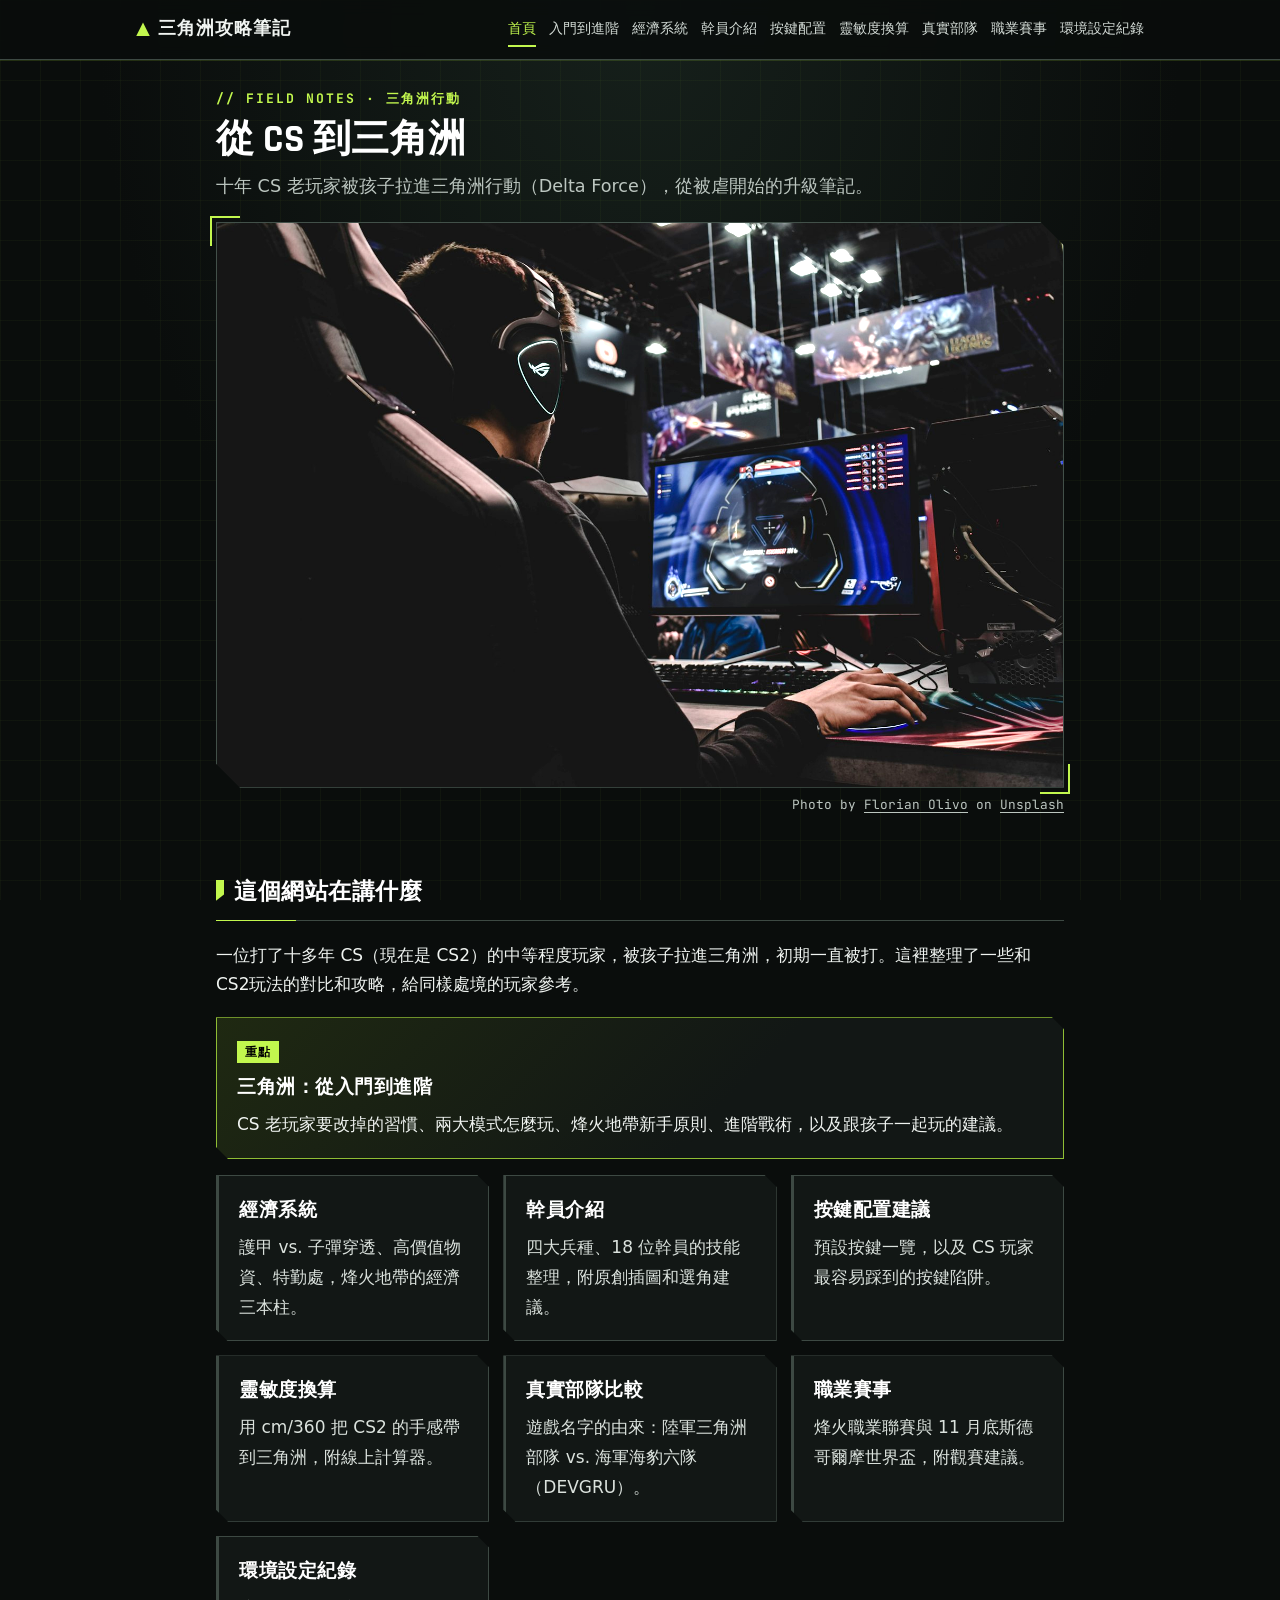
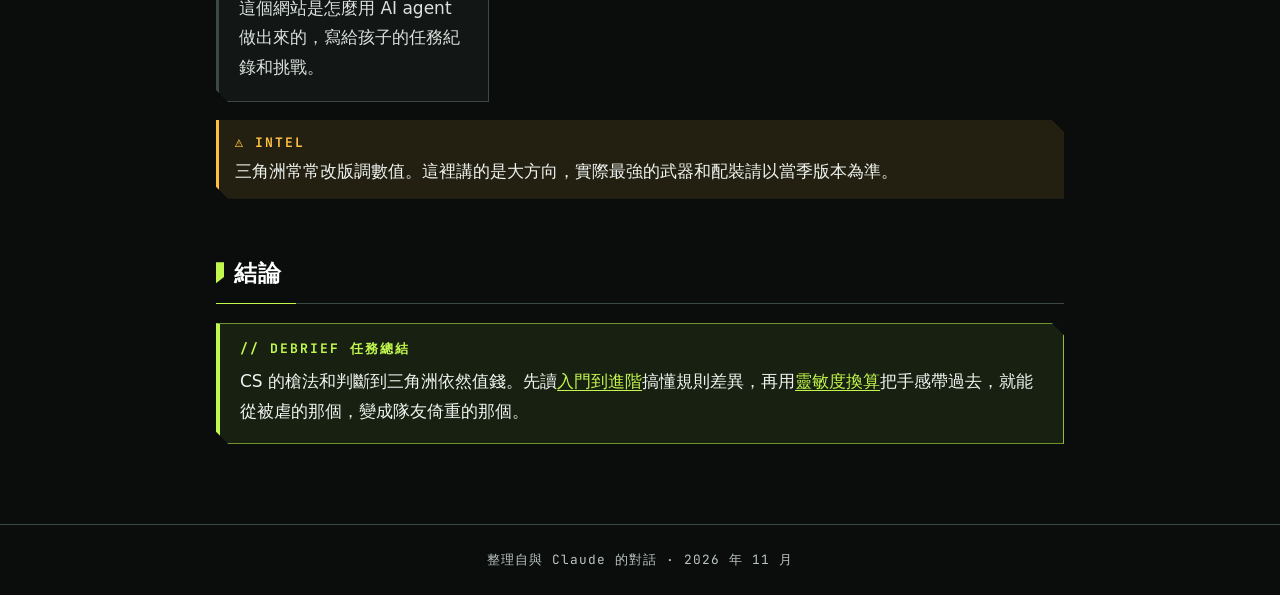
<file: index.html>
<!doctype html>
<html lang="zh-Hant">
<head>
  <meta charset="utf-8">
  <meta name="viewport" content="width=device-width, initial-scale=1">
  <title>三角洲攻略筆記</title>
  <meta name="description" content="CS 老玩家轉戰三角洲行動（Delta Force）的入門到進階筆記、靈敏度換算，以及開發環境設定紀錄。">
  <link rel="stylesheet" href="style.css?v=4">
  <link rel="icon" href="favicon.svg" type="image/svg+xml">
  <link rel="icon" href="favicon-32.png" type="image/png" sizes="32x32">
  <link rel="apple-touch-icon" href="apple-touch-icon.png">
</head>
<body>
  <header>
    <nav class="nav">
      <a class="brand" href="index.html">三角洲攻略筆記</a>
      <a class="active" href="index.html">首頁</a>
      <a href="guide.html">入門到進階</a>
      <a href="economy.html">經濟系統</a>
      <a href="operators.html">幹員介紹</a>
      <a href="keybinds.html">按鍵配置</a>
      <a href="sensitivity.html">靈敏度換算</a>
      <a href="units.html">真實部隊</a>
      <a href="esports.html">職業賽事</a>
      <a href="setup.html">環境設定紀錄</a>
    </nav>
  </header>

  <main>
    <section class="hero">
      <h1>從 CS 到三角洲</h1>
      <p class="lead">十年 CS 老玩家被孩子拉進三角洲行動（Delta Force），從被虐開始的升級筆記。</p>
      <figure>
        <img src="images/hero-home.jpg" width="1600" height="1067" alt="戴著耳機坐在電競椅上打 FPS 遊戲的玩家">
        <figcaption>Photo by <a href="https://unsplash.com/@florianolv" target="_blank" rel="noopener">Florian Olivo</a> on <a href="https://unsplash.com/photos/Mf23RF8xArY" target="_blank" rel="noopener">Unsplash</a></figcaption>
      </figure>
    </section>

    <h2>這個網站在講什麼</h2>
    <p>一位打了十多年 CS（現在是 CS2）的中等程度玩家，被孩子拉進三角洲，初期一直被打。這裡整理了一些和CS2玩法的對比和攻略，給同樣處境的玩家參考。</p>

    <a class="card featured" href="guide.html" style="display:block;text-decoration:none;color:inherit">
      <span class="tag">重點</span>
      <h3 style="margin:0 0 6px">三角洲：從入門到進階</h3>
      <p style="margin:0">CS 老玩家要改掉的習慣、兩大模式怎麼玩、烽火地帶新手原則、進階戰術，以及跟孩子一起玩的建議。</p>
    </a>

    <div class="cards">
      <a class="card" href="economy.html">
        <h3>經濟系統</h3>
        <p>護甲 vs. 子彈穿透、高價值物資、特勤處，烽火地帶的經濟三本柱。</p>
      </a>
      <a class="card" href="operators.html">
        <h3>幹員介紹</h3>
        <p>四大兵種、18 位幹員的技能整理，附原創插圖和選角建議。</p>
      </a>
      <a class="card" href="keybinds.html">
        <h3>按鍵配置建議</h3>
        <p>預設按鍵一覽，以及 CS 玩家最容易踩到的按鍵陷阱。</p>
      </a>
      <a class="card" href="sensitivity.html">
        <h3>靈敏度換算</h3>
        <p>用 cm/360 把 CS2 的手感帶到三角洲，附線上計算器。</p>
      </a>
      <a class="card" href="units.html">
        <h3>真實部隊比較</h3>
        <p>遊戲名字的由來：陸軍三角洲部隊 vs. 海軍海豹六隊（DEVGRU）。</p>
      </a>
      <a class="card" href="esports.html">
        <h3>職業賽事</h3>
        <p>烽火職業聯賽與 11 月底斯德哥爾摩世界盃，附觀賽建議。</p>
      </a>
      <a class="card" href="setup.html">
        <h3>環境設定紀錄</h3>
        <p>這個網站是怎麼用 AI agent 做出來的，寫給孩子的任務紀錄和挑戰。</p>
      </a>
    </div>

    <div class="note">三角洲常常改版調數值。這裡講的是大方向，實際最強的武器和配裝請以當季版本為準。</div>

    <h2>結論</h2>
    <div class="conclusion">
      <p>CS 的槍法和判斷到三角洲依然值錢。先讀<a href="guide.html">入門到進階</a>搞懂規則差異，再用<a href="sensitivity.html">靈敏度換算</a>把手感帶過去，就能從被虐的那個，變成隊友倚重的那個。</p>
    </div>
  </main>

  <footer>整理自與 Claude 的對話 · 2026 年 11 月</footer>
</body>
</html>
</file>
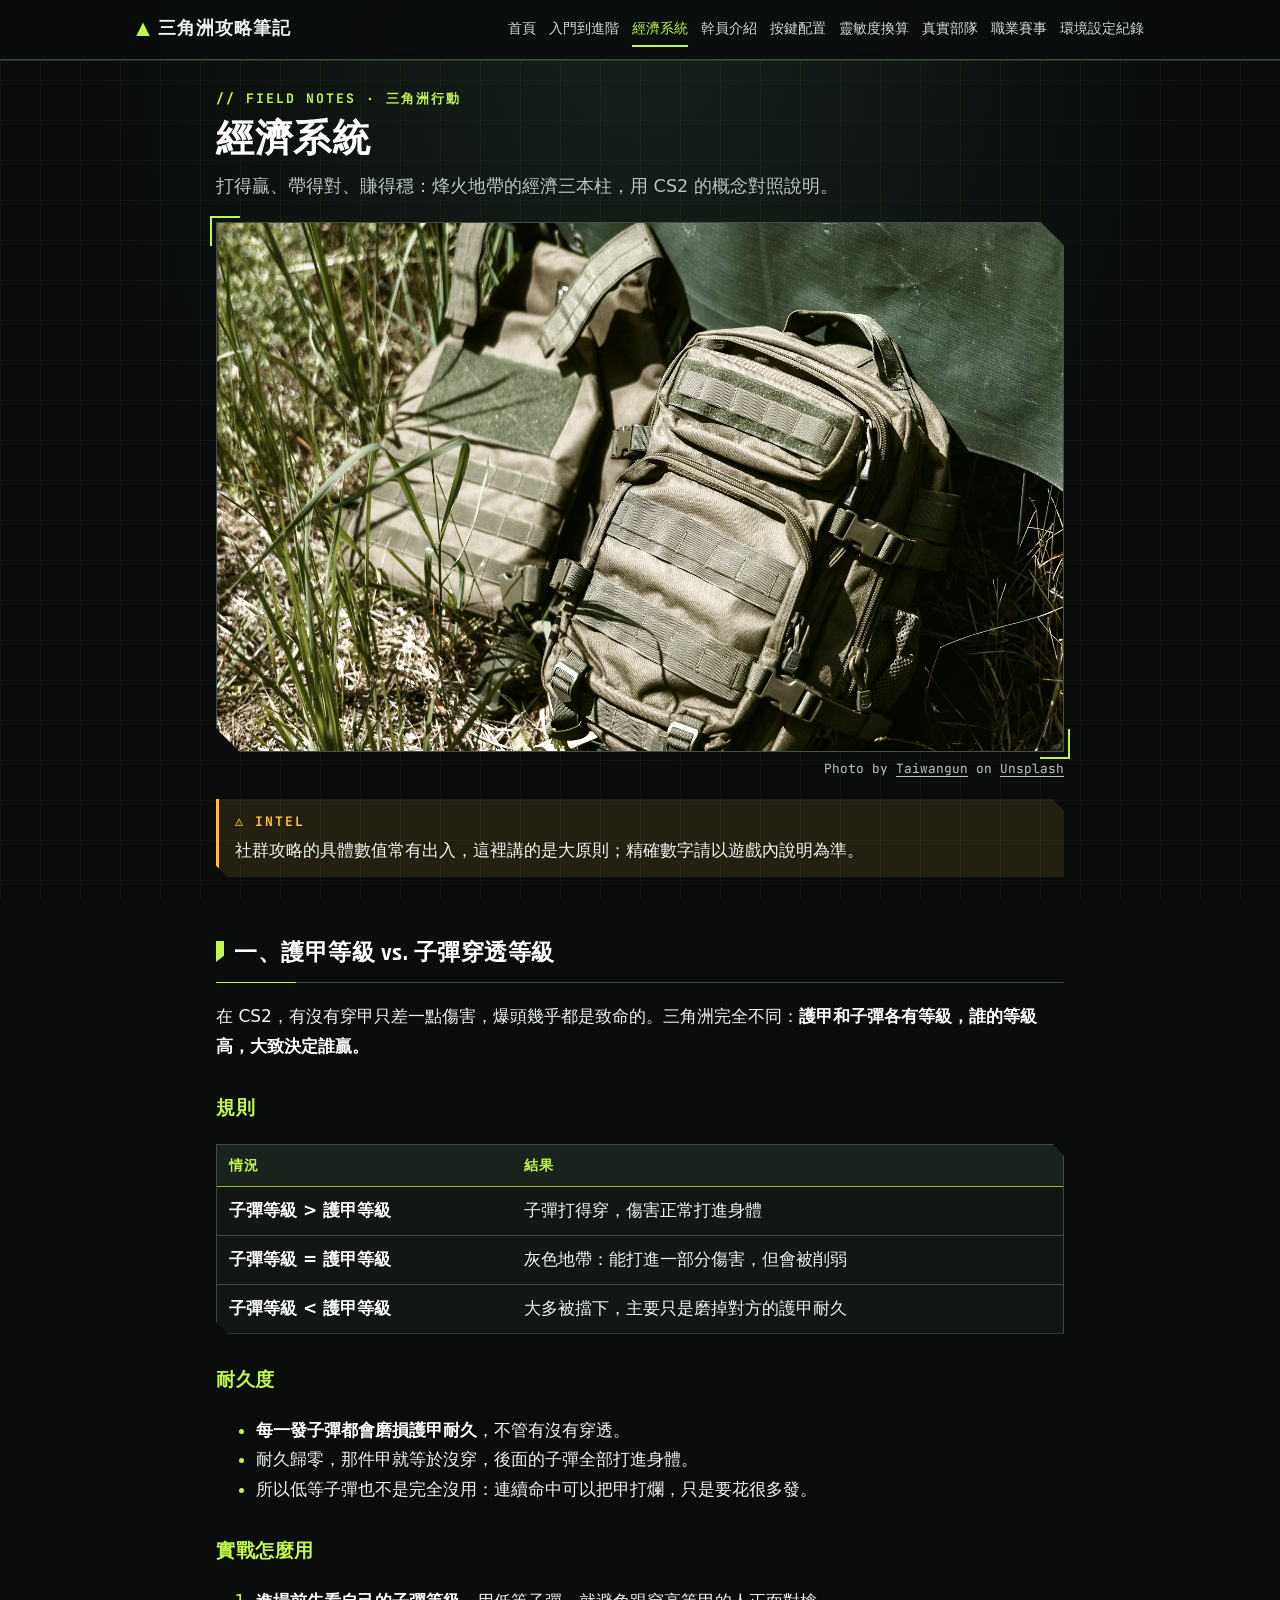
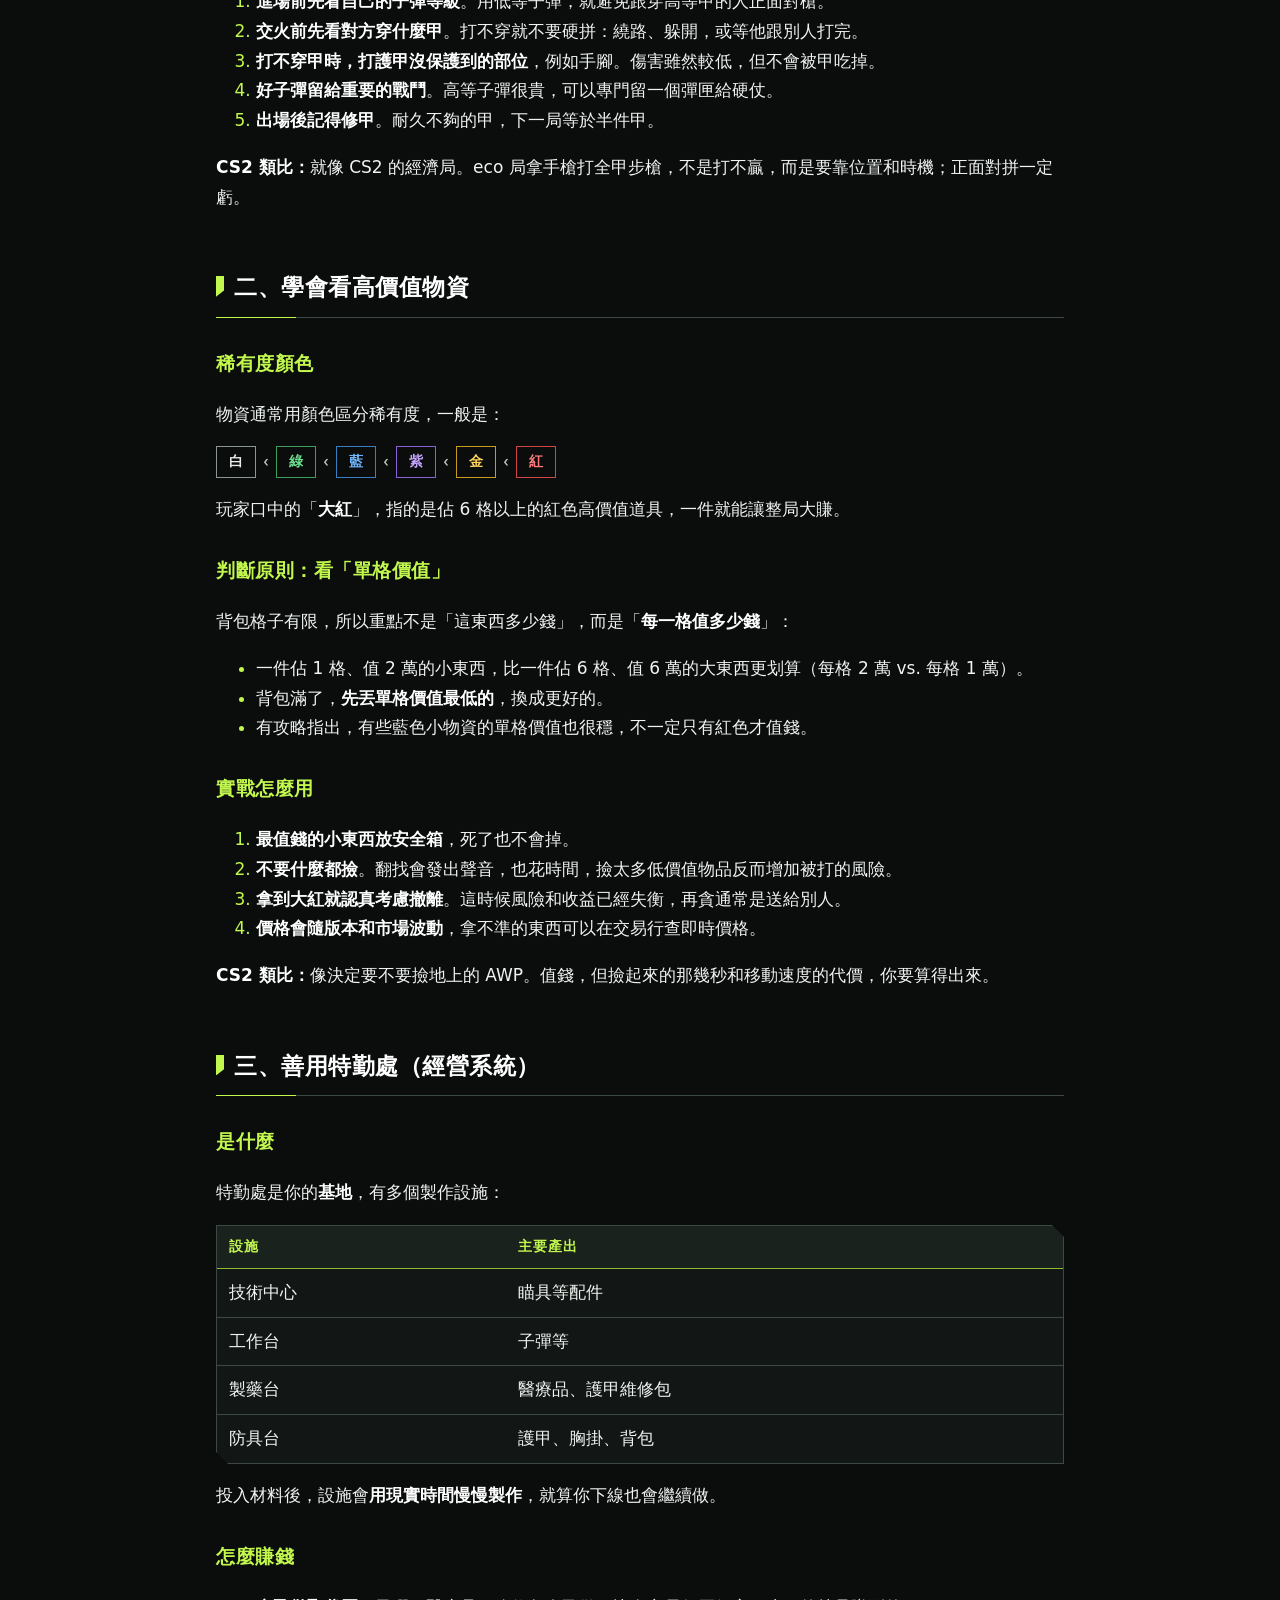
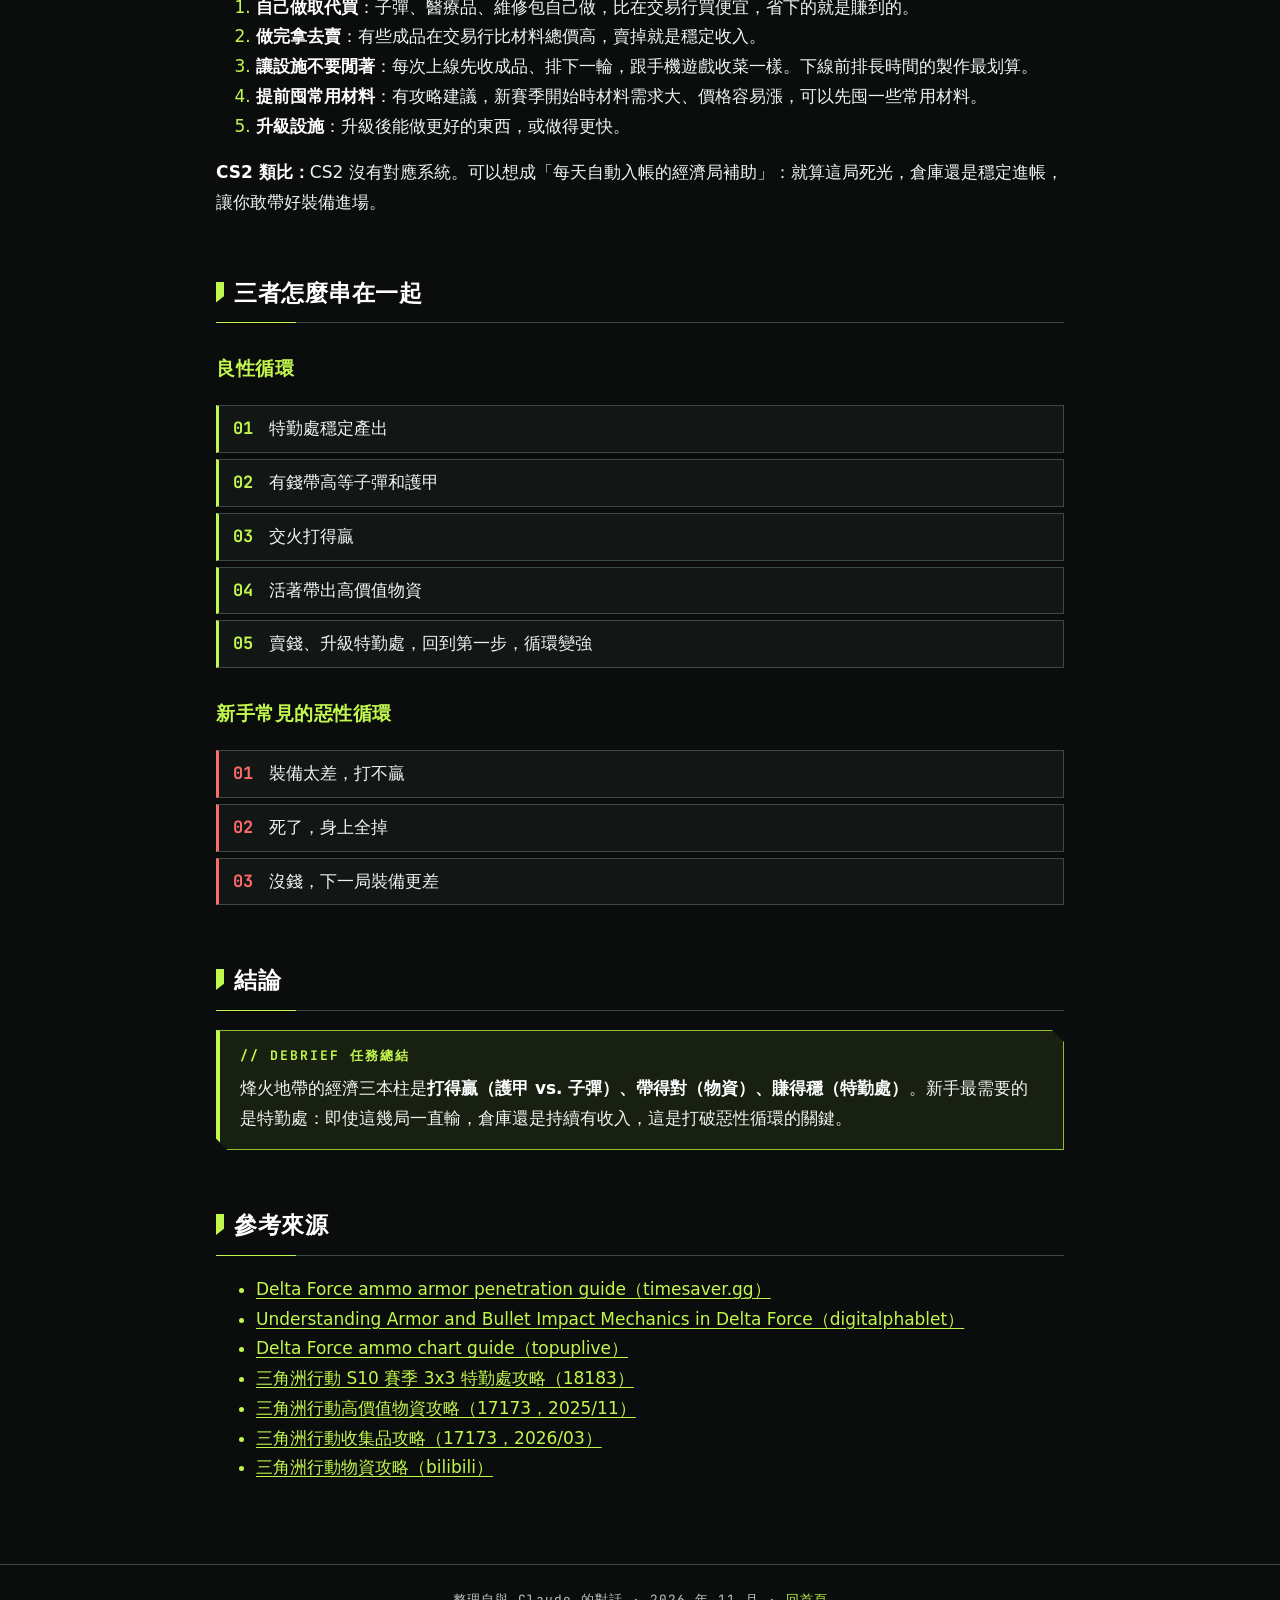
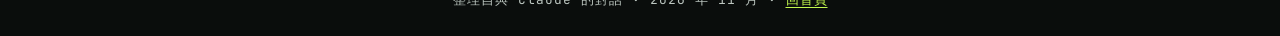
<file: economy.html>
<!doctype html>
<html lang="zh-Hant">
<head>
  <meta charset="utf-8">
  <meta name="viewport" content="width=device-width, initial-scale=1">
  <title>經濟系統</title>
  <meta name="description" content="三角洲行動烽火地帶的經濟三本柱：護甲 vs. 子彈穿透、高價值物資、特勤處，附 CS2 對照說明。">
  <link rel="stylesheet" href="style.css?v=4">
  <link rel="icon" href="favicon.svg" type="image/svg+xml">
  <link rel="icon" href="favicon-32.png" type="image/png" sizes="32x32">
  <link rel="apple-touch-icon" href="apple-touch-icon.png">
  <style>
    .rarity { display: flex; flex-wrap: wrap; align-items: center; gap: 6px; margin: 12px 0; }
    .rarity span { font-family: var(--mono); font-weight: 700; font-size: 0.85rem; padding: 3px 12px; border: 1px solid; }
    .rarity .sep { border: none; padding: 0; color: var(--muted); }
    .loop { list-style: none; padding: 0; margin: 12px 0; display: grid; gap: 6px; counter-reset: loop; }
    .loop li { counter-increment: loop; background: var(--surface); border: 1px solid var(--border); border-left: 3px solid var(--accent); padding: 8px 14px; }
    .loop li::before { content: "0" counter(loop) " "; font-family: var(--mono); color: var(--accent); font-weight: 700; margin-right: 6px; }
    .loop.bad li { border-left-color: #ff6b6b; }
    .loop.bad li::before { color: #ff6b6b; }
  </style>
</head>
<body>
  <header>
    <nav class="nav">
      <a class="brand" href="index.html">三角洲攻略筆記</a>
      <a href="index.html">首頁</a>
      <a href="guide.html">入門到進階</a>
      <a class="active" href="economy.html">經濟系統</a>
      <a href="operators.html">幹員介紹</a>
      <a href="keybinds.html">按鍵配置</a>
      <a href="sensitivity.html">靈敏度換算</a>
      <a href="units.html">真實部隊</a>
      <a href="esports.html">職業賽事</a>
      <a href="setup.html">環境設定紀錄</a>
    </nav>
  </header>

  <main>
    <section class="hero">
      <h1>經濟系統</h1>
      <p class="lead">打得贏、帶得對、賺得穩：烽火地帶的經濟三本柱，用 CS2 的概念對照說明。</p>
      <figure>
        <img src="images/hero-economy.jpg" width="1600" height="1000" alt="靠在迷彩帆布旁的戰術背包和背心">
        <figcaption>Photo by <a href="https://unsplash.com/@taiwangun" target="_blank" rel="noopener">Taiwangun</a> on <a href="https://unsplash.com/photos/sp73DhE4PPk" target="_blank" rel="noopener">Unsplash</a></figcaption>
      </figure>
    </section>

    <div class="note">社群攻略的具體數值常有出入，這裡講的是大原則；精確數字請以遊戲內說明為準。</div>

    <h2>一、護甲等級 vs. 子彈穿透等級</h2>
    <p>在 CS2，有沒有穿甲只差一點傷害，爆頭幾乎都是致命的。三角洲完全不同：<strong>護甲和子彈各有等級，誰的等級高，大致決定誰贏。</strong></p>

    <h3>規則</h3>
    <div class="table-wrap">
      <table>
        <thead><tr><th>情況</th><th>結果</th></tr></thead>
        <tbody>
          <tr><td><strong>子彈等級 &gt; 護甲等級</strong></td><td>子彈打得穿，傷害正常打進身體</td></tr>
          <tr><td><strong>子彈等級 = 護甲等級</strong></td><td>灰色地帶：能打進一部分傷害，但會被削弱</td></tr>
          <tr><td><strong>子彈等級 &lt; 護甲等級</strong></td><td>大多被擋下，主要只是磨掉對方的護甲耐久</td></tr>
        </tbody>
      </table>
    </div>

    <h3>耐久度</h3>
    <ul>
      <li><strong>每一發子彈都會磨損護甲耐久</strong>，不管有沒有穿透。</li>
      <li>耐久歸零，那件甲就等於沒穿，後面的子彈全部打進身體。</li>
      <li>所以低等子彈也不是完全沒用：連續命中可以把甲打爛，只是要花很多發。</li>
    </ul>

    <h3>實戰怎麼用</h3>
    <ol>
      <li><strong>進場前先看自己的子彈等級</strong>。用低等子彈，就避免跟穿高等甲的人正面對槍。</li>
      <li><strong>交火前先看對方穿什麼甲</strong>。打不穿就不要硬拼：繞路、躲開，或等他跟別人打完。</li>
      <li><strong>打不穿甲時，打護甲沒保護到的部位</strong>，例如手腳。傷害雖然較低，但不會被甲吃掉。</li>
      <li><strong>好子彈留給重要的戰鬥</strong>。高等子彈很貴，可以專門留一個彈匣給硬仗。</li>
      <li><strong>出場後記得修甲</strong>。耐久不夠的甲，下一局等於半件甲。</li>
    </ol>
    <p><strong>CS2 類比：</strong>就像 CS2 的經濟局。eco 局拿手槍打全甲步槍，不是打不贏，而是要靠位置和時機；正面對拼一定虧。</p>

    <h2>二、學會看高價值物資</h2>

    <h3>稀有度顏色</h3>
    <p>物資通常用顏色區分稀有度，一般是：</p>
    <div class="rarity" aria-label="稀有度由低到高：白、綠、藍、紫、金、紅">
      <span style="color:#e8ece9;border-color:#8b968f">白</span><span class="sep">‹</span>
      <span style="color:#6ee08f;border-color:#3f9e5c">綠</span><span class="sep">‹</span>
      <span style="color:#6fb8ff;border-color:#3a7fc2">藍</span><span class="sep">‹</span>
      <span style="color:#c4a6ff;border-color:#8a63d6">紫</span><span class="sep">‹</span>
      <span style="color:#ffd35c;border-color:#c79b1e">金</span><span class="sep">‹</span>
      <span style="color:#ff7b7b;border-color:#d14545">紅</span>
    </div>
    <p>玩家口中的「<strong>大紅</strong>」，指的是佔 6 格以上的紅色高價值道具，一件就能讓整局大賺。</p>

    <h3>判斷原則：看「單格價值」</h3>
    <p>背包格子有限，所以重點不是「這東西多少錢」，而是「<strong>每一格值多少錢</strong>」：</p>
    <ul>
      <li>一件佔 1 格、值 2 萬的小東西，比一件佔 6 格、值 6 萬的大東西更划算（每格 2 萬 vs. 每格 1 萬）。</li>
      <li>背包滿了，<strong>先丟單格價值最低的</strong>，換成更好的。</li>
      <li>有攻略指出，有些藍色小物資的單格價值也很穩，不一定只有紅色才值錢。</li>
    </ul>

    <h3>實戰怎麼用</h3>
    <ol>
      <li><strong>最值錢的小東西放安全箱</strong>，死了也不會掉。</li>
      <li><strong>不要什麼都撿</strong>。翻找會發出聲音，也花時間，撿太多低價值物品反而增加被打的風險。</li>
      <li><strong>拿到大紅就認真考慮撤離</strong>。這時候風險和收益已經失衡，再貪通常是送給別人。</li>
      <li><strong>價格會隨版本和市場波動</strong>，拿不準的東西可以在交易行查即時價格。</li>
    </ol>
    <p><strong>CS2 類比：</strong>像決定要不要撿地上的 AWP。值錢，但撿起來的那幾秒和移動速度的代價，你要算得出來。</p>

    <h2>三、善用特勤處（經營系統）</h2>

    <h3>是什麼</h3>
    <p>特勤處是你的<strong>基地</strong>，有多個製作設施：</p>
    <div class="table-wrap">
      <table>
        <thead><tr><th>設施</th><th>主要產出</th></tr></thead>
        <tbody>
          <tr><td>技術中心</td><td>瞄具等配件</td></tr>
          <tr><td>工作台</td><td>子彈等</td></tr>
          <tr><td>製藥台</td><td>醫療品、護甲維修包</td></tr>
          <tr><td>防具台</td><td>護甲、胸掛、背包</td></tr>
        </tbody>
      </table>
    </div>
    <p>投入材料後，設施會<strong>用現實時間慢慢製作</strong>，就算你下線也會繼續做。</p>

    <h3>怎麼賺錢</h3>
    <ol>
      <li><strong>自己做取代買</strong>：子彈、醫療品、維修包自己做，比在交易行買便宜，省下的就是賺到的。</li>
      <li><strong>做完拿去賣</strong>：有些成品在交易行比材料總價高，賣掉就是穩定收入。</li>
      <li><strong>讓設施不要閒著</strong>：每次上線先收成品、排下一輪，跟手機遊戲收菜一樣。下線前排長時間的製作最划算。</li>
      <li><strong>提前囤常用材料</strong>：有攻略建議，新賽季開始時材料需求大、價格容易漲，可以先囤一些常用材料。</li>
      <li><strong>升級設施</strong>：升級後能做更好的東西，或做得更快。</li>
    </ol>
    <p><strong>CS2 類比：</strong>CS2 沒有對應系統。可以想成「每天自動入帳的經濟局補助」：就算這局死光，倉庫還是穩定進帳，讓你敢帶好裝備進場。</p>

    <h2>三者怎麼串在一起</h2>
    <h3>良性循環</h3>
    <ol class="loop">
      <li>特勤處穩定產出</li>
      <li>有錢帶高等子彈和護甲</li>
      <li>交火打得贏</li>
      <li>活著帶出高價值物資</li>
      <li>賣錢、升級特勤處，回到第一步，循環變強</li>
    </ol>
    <h3>新手常見的惡性循環</h3>
    <ol class="loop bad">
      <li>裝備太差，打不贏</li>
      <li>死了，身上全掉</li>
      <li>沒錢，下一局裝備更差</li>
    </ol>

    <h2>結論</h2>
    <div class="conclusion">
      <p>烽火地帶的經濟三本柱是<strong>打得贏（護甲 vs. 子彈）、帶得對（物資）、賺得穩（特勤處）</strong>。新手最需要的是特勤處：即使這幾局一直輸，倉庫還是持續有收入，這是打破惡性循環的關鍵。</p>
    </div>

    <h2>參考來源</h2>
    <ul>
      <li><a href="https://timesaver.gg/blog/delta-force-ammo-armor-penetration-guide" target="_blank" rel="noopener">Delta Force ammo armor penetration guide（timesaver.gg）</a></li>
      <li><a href="https://digitalphablet.com/understanding-armor-and-bullet-impact-mechanics-in-delta-force/" target="_blank" rel="noopener">Understanding Armor and Bullet Impact Mechanics in Delta Force（digitalphablet）</a></li>
      <li><a href="https://www.topuplive.com/news/delta-force-ammo-chart-guide.html" target="_blank" rel="noopener">Delta Force ammo chart guide（topuplive）</a></li>
      <li><a href="https://m.18183.com/gonglue/202606/etnbnl63.html" target="_blank" rel="noopener">三角洲行動 S10 賽季 3x3 特勤處攻略（18183）</a></li>
      <li><a href="https://news.17173.com/content/11192025/140900415.shtml" target="_blank" rel="noopener">三角洲行動高價值物資攻略（17173，2025/11）</a></li>
      <li><a href="https://news.17173.com/content/03282026/094711254.shtml" target="_blank" rel="noopener">三角洲行動收集品攻略（17173，2026/03）</a></li>
      <li><a href="https://www.bilibili.com/read/cv43814180" target="_blank" rel="noopener">三角洲行動物資攻略（bilibili）</a></li>
    </ul>
  </main>

  <footer>整理自與 Claude 的對話 · 2026 年 11 月 · <a href="index.html">回首頁</a></footer>
</body>
</html>
</file>
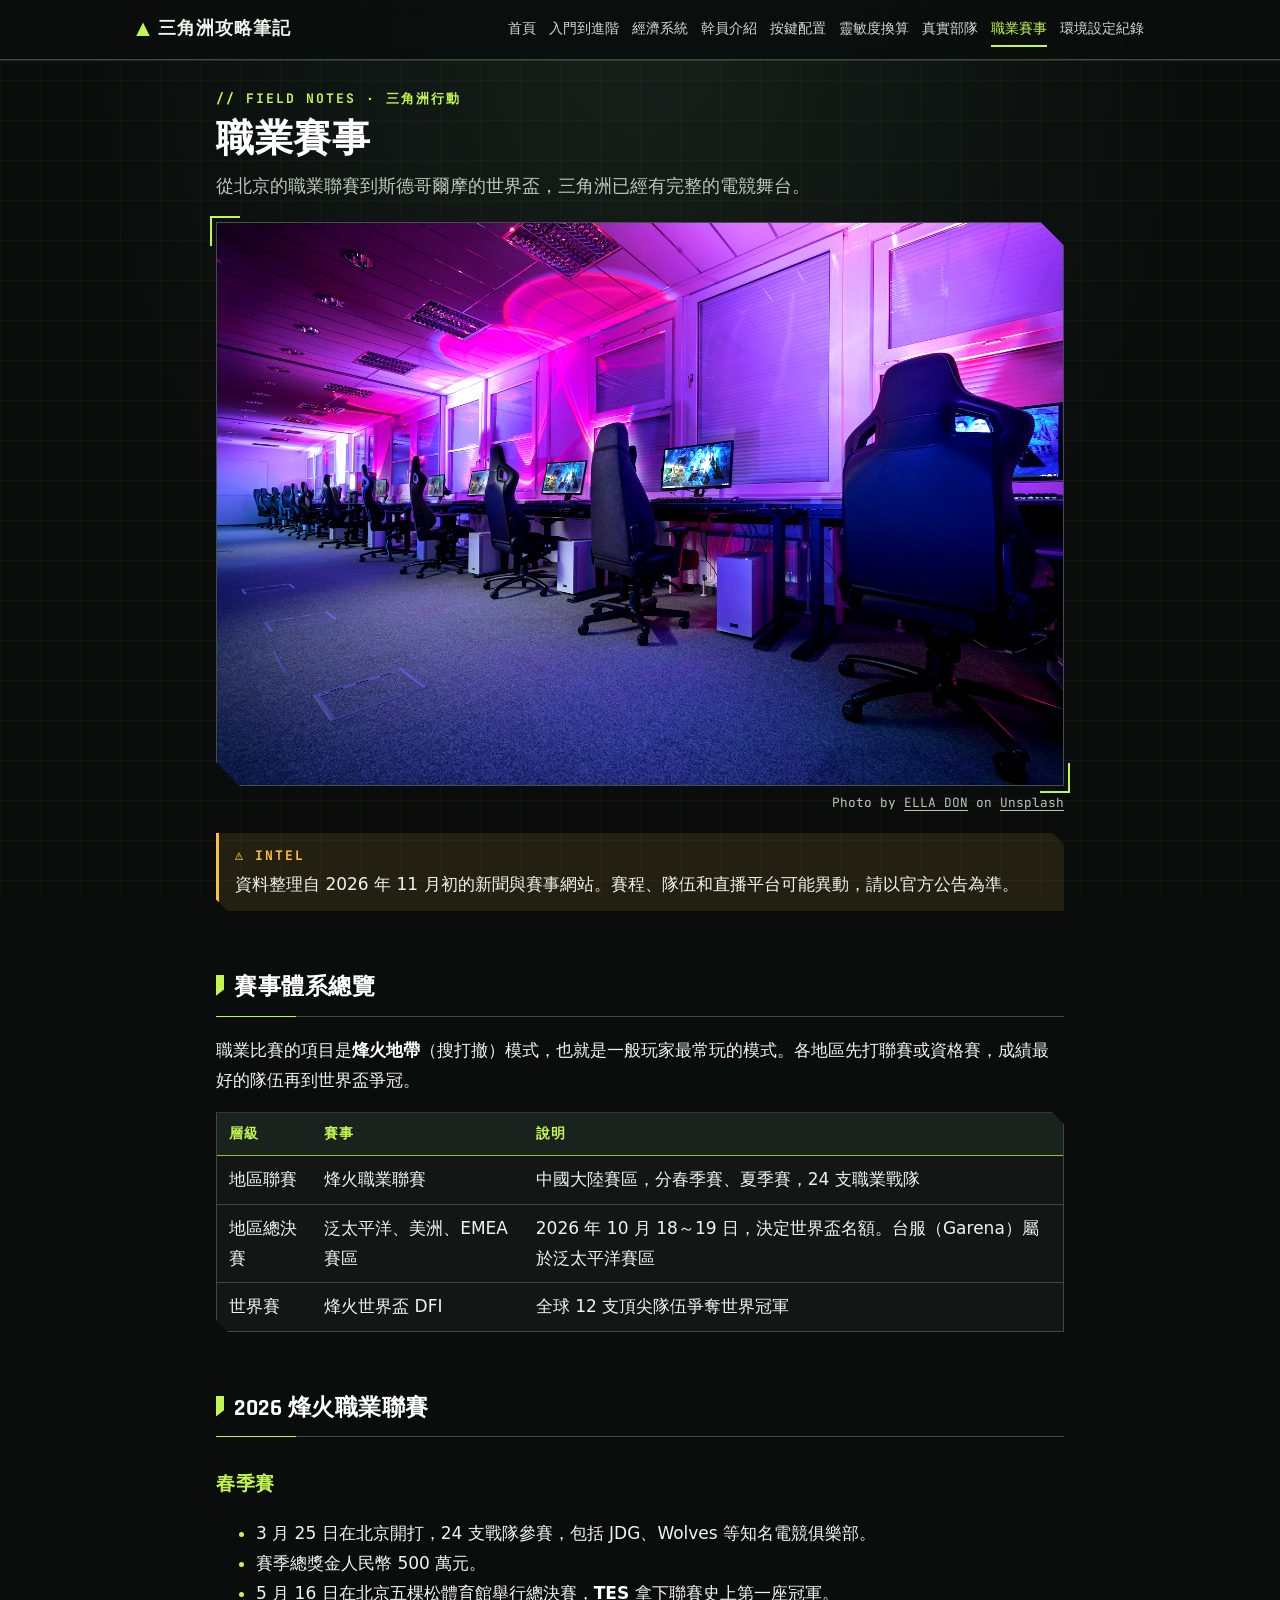
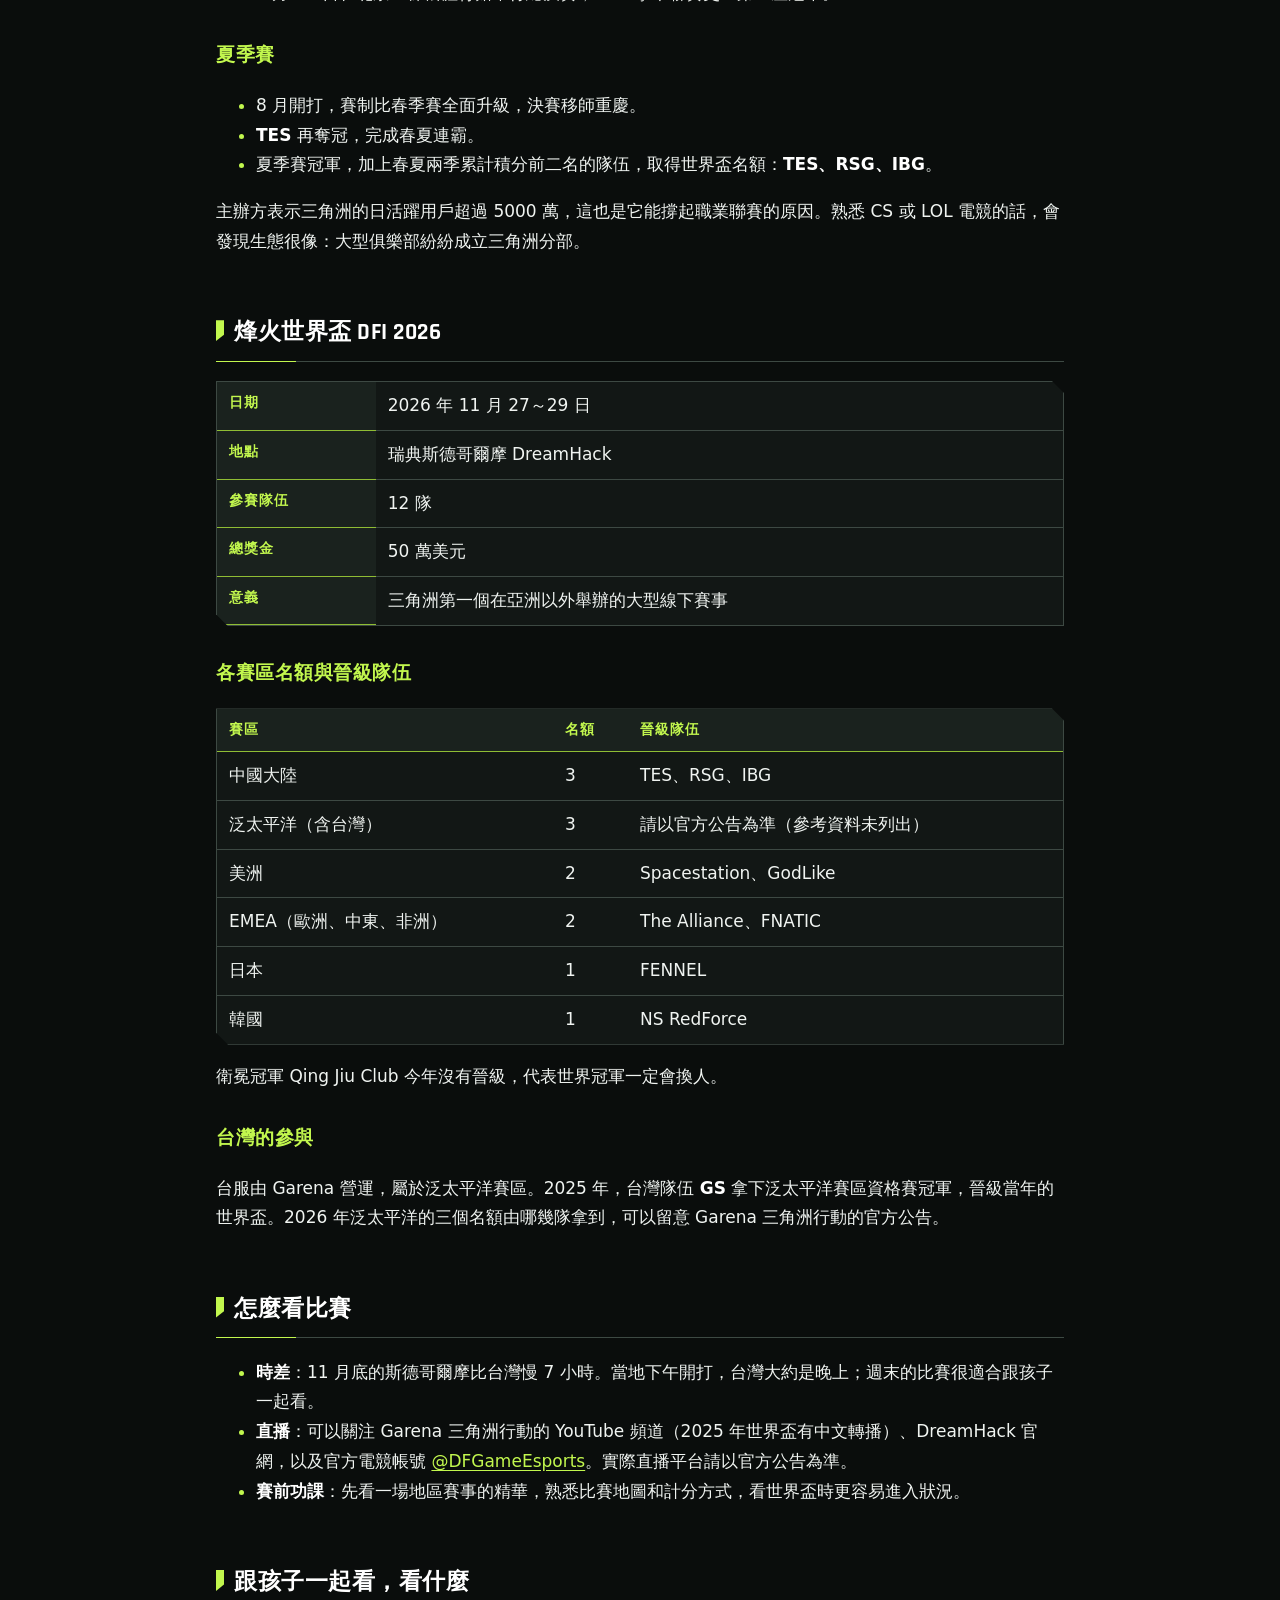
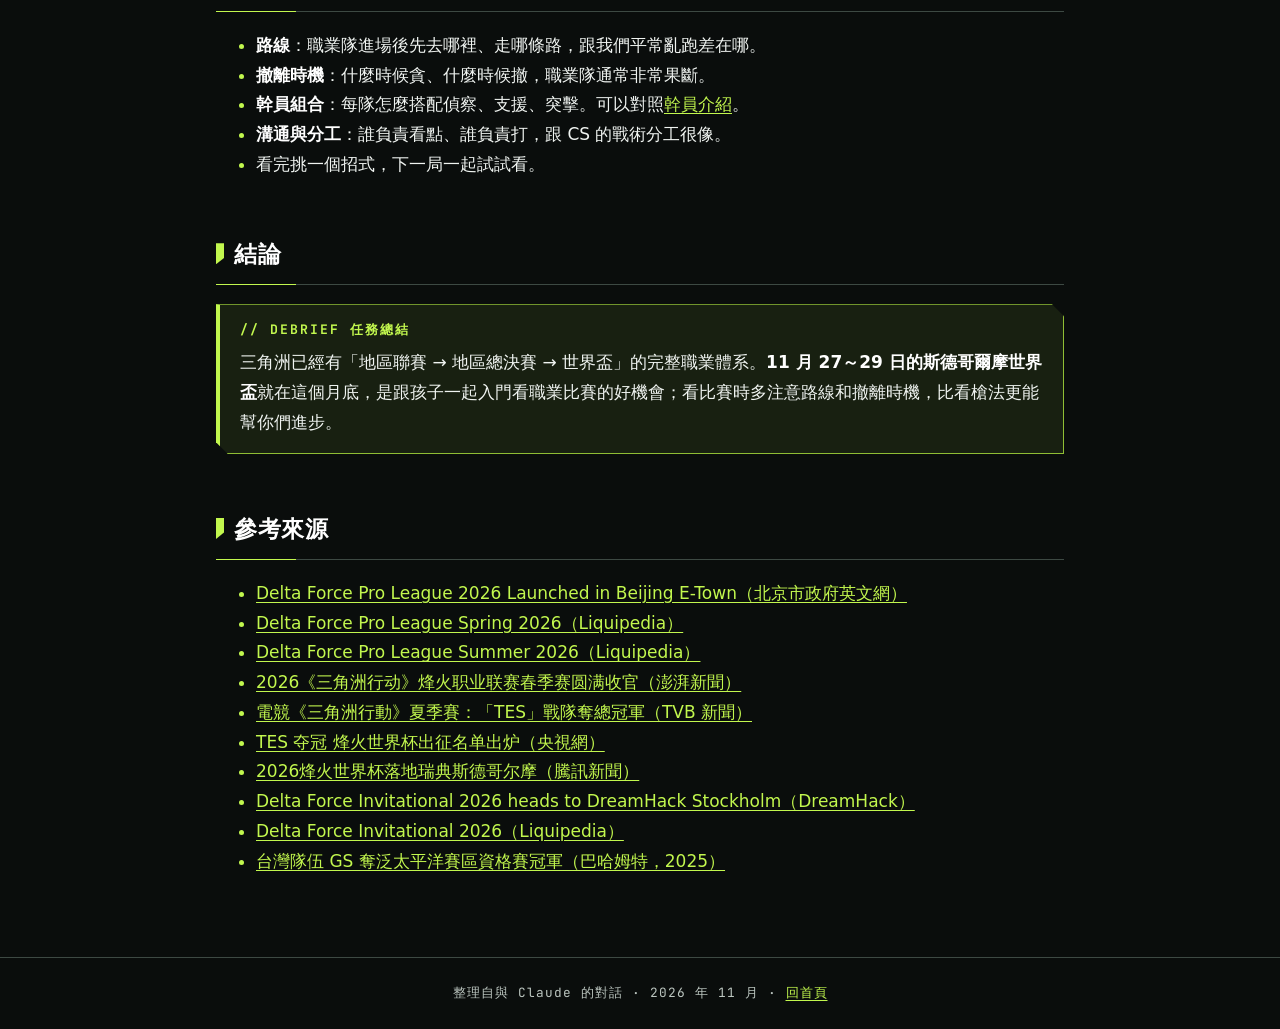
<file: esports.html>
<!doctype html>
<html lang="zh-Hant">
<head>
  <meta charset="utf-8">
  <meta name="viewport" content="width=device-width, initial-scale=1">
  <title>職業賽事</title>
  <meta name="description" content="三角洲行動（Delta Force）的職業賽事整理：2026 烽火職業聯賽、烽火世界盃 DFI 2026，以及怎麼跟孩子一起看比賽。">
  <link rel="stylesheet" href="style.css?v=4">
  <link rel="icon" href="favicon.svg" type="image/svg+xml">
  <link rel="icon" href="favicon-32.png" type="image/png" sizes="32x32">
  <link rel="apple-touch-icon" href="apple-touch-icon.png">
</head>
<body>
  <header>
    <nav class="nav">
      <a class="brand" href="index.html">三角洲攻略筆記</a>
      <a href="index.html">首頁</a>
      <a href="guide.html">入門到進階</a>
      <a href="economy.html">經濟系統</a>
      <a href="operators.html">幹員介紹</a>
      <a href="keybinds.html">按鍵配置</a>
      <a href="sensitivity.html">靈敏度換算</a>
      <a href="units.html">真實部隊</a>
      <a class="active" href="esports.html">職業賽事</a>
      <a href="setup.html">環境設定紀錄</a>
    </nav>
  </header>

  <main>
    <section class="hero">
      <h1>職業賽事</h1>
      <p class="lead">從北京的職業聯賽到斯德哥爾摩的世界盃，三角洲已經有完整的電競舞台。</p>
      <figure>
        <img src="images/hero-esports.jpg" width="1600" height="1064" alt="燈光昏暗的電競場地，一排排電競椅和電腦螢幕">
        <figcaption>Photo by <a href="https://unsplash.com/@elladon" target="_blank" rel="noopener">ELLA DON</a> on <a href="https://unsplash.com/photos/fK5Oomnc-Wk" target="_blank" rel="noopener">Unsplash</a></figcaption>
      </figure>
    </section>

    <div class="note">資料整理自 2026 年 11 月初的新聞與賽事網站。賽程、隊伍和直播平台可能異動，請以官方公告為準。</div>

    <h2>賽事體系總覽</h2>
    <p>職業比賽的項目是<strong>烽火地帶</strong>（搜打撤）模式，也就是一般玩家最常玩的模式。各地區先打聯賽或資格賽，成績最好的隊伍再到世界盃爭冠。</p>
    <div class="table-wrap">
      <table>
        <thead><tr><th>層級</th><th>賽事</th><th>說明</th></tr></thead>
        <tbody>
          <tr><td>地區聯賽</td><td>烽火職業聯賽</td><td>中國大陸賽區，分春季賽、夏季賽，24 支職業戰隊</td></tr>
          <tr><td>地區總決賽</td><td>泛太平洋、美洲、EMEA 賽區</td><td>2026 年 10 月 18～19 日，決定世界盃名額。台服（Garena）屬於泛太平洋賽區</td></tr>
          <tr><td>世界賽</td><td>烽火世界盃 DFI</td><td>全球 12 支頂尖隊伍爭奪世界冠軍</td></tr>
        </tbody>
      </table>
    </div>

    <h2>2026 烽火職業聯賽</h2>
    <h3>春季賽</h3>
    <ul>
      <li>3 月 25 日在北京開打，24 支戰隊參賽，包括 JDG、Wolves 等知名電競俱樂部。</li>
      <li>賽季總獎金人民幣 500 萬元。</li>
      <li>5 月 16 日在北京五棵松體育館舉行總決賽，<strong>TES</strong> 拿下聯賽史上第一座冠軍。</li>
    </ul>
    <h3>夏季賽</h3>
    <ul>
      <li>8 月開打，賽制比春季賽全面升級，決賽移師重慶。</li>
      <li><strong>TES</strong> 再奪冠，完成春夏連霸。</li>
      <li>夏季賽冠軍，加上春夏兩季累計積分前二名的隊伍，取得世界盃名額：<strong>TES、RSG、IBG</strong>。</li>
    </ul>
    <p>主辦方表示三角洲的日活躍用戶超過 5000 萬，這也是它能撐起職業聯賽的原因。熟悉 CS 或 LOL 電競的話，會發現生態很像：大型俱樂部紛紛成立三角洲分部。</p>

    <h2>烽火世界盃 DFI 2026</h2>
    <div class="table-wrap">
      <table>
        <tbody>
          <tr><th>日期</th><td>2026 年 11 月 27～29 日</td></tr>
          <tr><th>地點</th><td>瑞典斯德哥爾摩 DreamHack</td></tr>
          <tr><th>參賽隊伍</th><td>12 隊</td></tr>
          <tr><th>總獎金</th><td>50 萬美元</td></tr>
          <tr><th>意義</th><td>三角洲第一個在亞洲以外舉辦的大型線下賽事</td></tr>
        </tbody>
      </table>
    </div>

    <h3>各賽區名額與晉級隊伍</h3>
    <div class="table-wrap">
      <table>
        <thead><tr><th>賽區</th><th>名額</th><th>晉級隊伍</th></tr></thead>
        <tbody>
          <tr><td>中國大陸</td><td>3</td><td>TES、RSG、IBG</td></tr>
          <tr><td>泛太平洋（含台灣）</td><td>3</td><td>請以官方公告為準（參考資料未列出）</td></tr>
          <tr><td>美洲</td><td>2</td><td>Spacestation、GodLike</td></tr>
          <tr><td>EMEA（歐洲、中東、非洲）</td><td>2</td><td>The Alliance、FNATIC</td></tr>
          <tr><td>日本</td><td>1</td><td>FENNEL</td></tr>
          <tr><td>韓國</td><td>1</td><td>NS RedForce</td></tr>
        </tbody>
      </table>
    </div>
    <p>衛冕冠軍 Qing Jiu Club 今年沒有晉級，代表世界冠軍一定會換人。</p>

    <h3>台灣的參與</h3>
    <p>台服由 Garena 營運，屬於泛太平洋賽區。2025 年，台灣隊伍 <strong>GS</strong> 拿下泛太平洋賽區資格賽冠軍，晉級當年的世界盃。2026 年泛太平洋的三個名額由哪幾隊拿到，可以留意 Garena 三角洲行動的官方公告。</p>

    <h2>怎麼看比賽</h2>
    <ul>
      <li><strong>時差</strong>：11 月底的斯德哥爾摩比台灣慢 7 小時。當地下午開打，台灣大約是晚上；週末的比賽很適合跟孩子一起看。</li>
      <li><strong>直播</strong>：可以關注 Garena 三角洲行動的 YouTube 頻道（2025 年世界盃有中文轉播）、DreamHack 官網，以及官方電競帳號 <a href="https://x.com/DFGameEsports" target="_blank" rel="noopener">@DFGameEsports</a>。實際直播平台請以官方公告為準。</li>
      <li><strong>賽前功課</strong>：先看一場地區賽事的精華，熟悉比賽地圖和計分方式，看世界盃時更容易進入狀況。</li>
    </ul>

    <h2>跟孩子一起看，看什麼</h2>
    <ul>
      <li><strong>路線</strong>：職業隊進場後先去哪裡、走哪條路，跟我們平常亂跑差在哪。</li>
      <li><strong>撤離時機</strong>：什麼時候貪、什麼時候撤，職業隊通常非常果斷。</li>
      <li><strong>幹員組合</strong>：每隊怎麼搭配偵察、支援、突擊。可以對照<a href="operators.html">幹員介紹</a>。</li>
      <li><strong>溝通與分工</strong>：誰負責看點、誰負責打，跟 CS 的戰術分工很像。</li>
      <li>看完挑一個招式，下一局一起試試看。</li>
    </ul>

    <h2>結論</h2>
    <div class="conclusion">
      <p>三角洲已經有「地區聯賽 → 地區總決賽 → 世界盃」的完整職業體系。<strong>11 月 27～29 日的斯德哥爾摩世界盃</strong>就在這個月底，是跟孩子一起入門看職業比賽的好機會；看比賽時多注意路線和撤離時機，比看槍法更能幫你們進步。</p>
    </div>

    <h2>參考來源</h2>
    <ul>
      <li><a href="https://english.beijing.gov.cn/latest/news/202603/t20260328_4568616.html" target="_blank" rel="noopener">Delta Force Pro League 2026 Launched in Beijing E-Town（北京市政府英文網）</a></li>
      <li><a href="https://liquipedia.net/deltaforce/Delta_Force_Pro_League/2026/Spring" target="_blank" rel="noopener">Delta Force Pro League Spring 2026（Liquipedia）</a></li>
      <li><a href="https://liquipedia.net/deltaforce/Delta_Force_Pro_League/2026/Summer" target="_blank" rel="noopener">Delta Force Pro League Summer 2026（Liquipedia）</a></li>
      <li><a href="https://m.thepaper.cn/newsDetail_forward_33297897" target="_blank" rel="noopener">2026《三角洲行动》烽火职业联赛春季赛圆满收官（澎湃新聞）</a></li>
      <li><a href="https://news.tvb.com/tc/1197583-%E9%9B%BB%E7%AB%B6%E4%B8%89%E8%A7%92%E6%B4%B2%E8%A1%8C%E5%8B%95%E5%A4%8F%E5%AD%A3%E8%B3%BDTES%E6%88%B0%E9%9A%8A%E5%A5%AA%E7%B8%BD%E5%86%A0%E8%BB%8D" target="_blank" rel="noopener">電競《三角洲行動》夏季賽：「TES」戰隊奪總冠軍（TVB 新聞）</a></li>
      <li><a href="https://sports.cctv.com/2026/09/26/ARTIqPgKyOKxLRuoiRqVAoqm260926.shtml" target="_blank" rel="noopener">TES 夺冠 烽火世界杯出征名单出炉（央視網）</a></li>
      <li><a href="https://news.qq.com/rain/a/20260901A0BZVS00" target="_blank" rel="noopener">2026烽火世界杯落地瑞典斯德哥尔摩（騰訊新聞）</a></li>
      <li><a href="https://dreamhack.com/stockholm/updates/2026/09/01/delta-force-invitational-2026-heads-to-dreamhack-stockholm/" target="_blank" rel="noopener">Delta Force Invitational 2026 heads to DreamHack Stockholm（DreamHack）</a></li>
      <li><a href="https://liquipedia.net/deltaforce/Delta_Force_Invitational/2026" target="_blank" rel="noopener">Delta Force Invitational 2026（Liquipedia）</a></li>
      <li><a href="https://gnn.gamer.com.tw/detail.php?sn=290469" target="_blank" rel="noopener">台灣隊伍 GS 奪泛太平洋賽區資格賽冠軍（巴哈姆特，2025）</a></li>
    </ul>
  </main>

  <footer>整理自與 Claude 的對話 · 2026 年 11 月 · <a href="index.html">回首頁</a></footer>
</body>
</html>
</file>
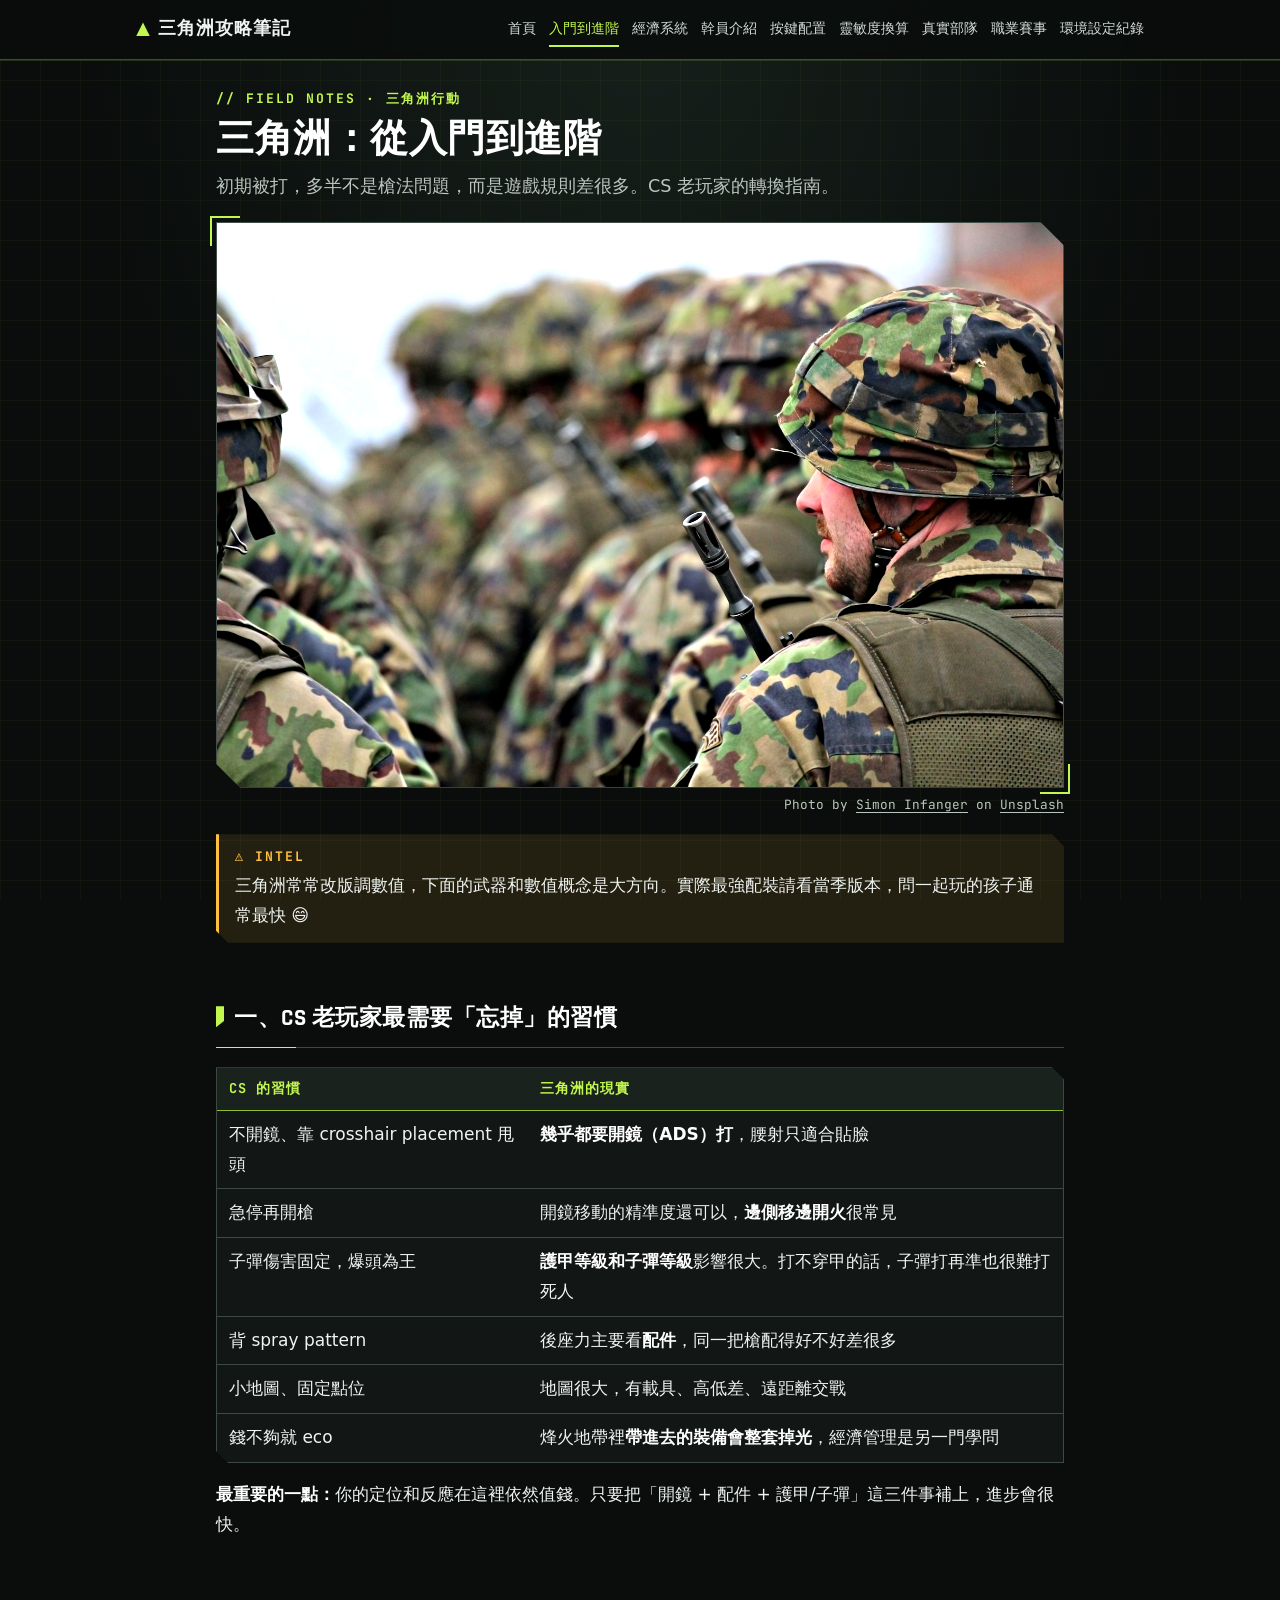
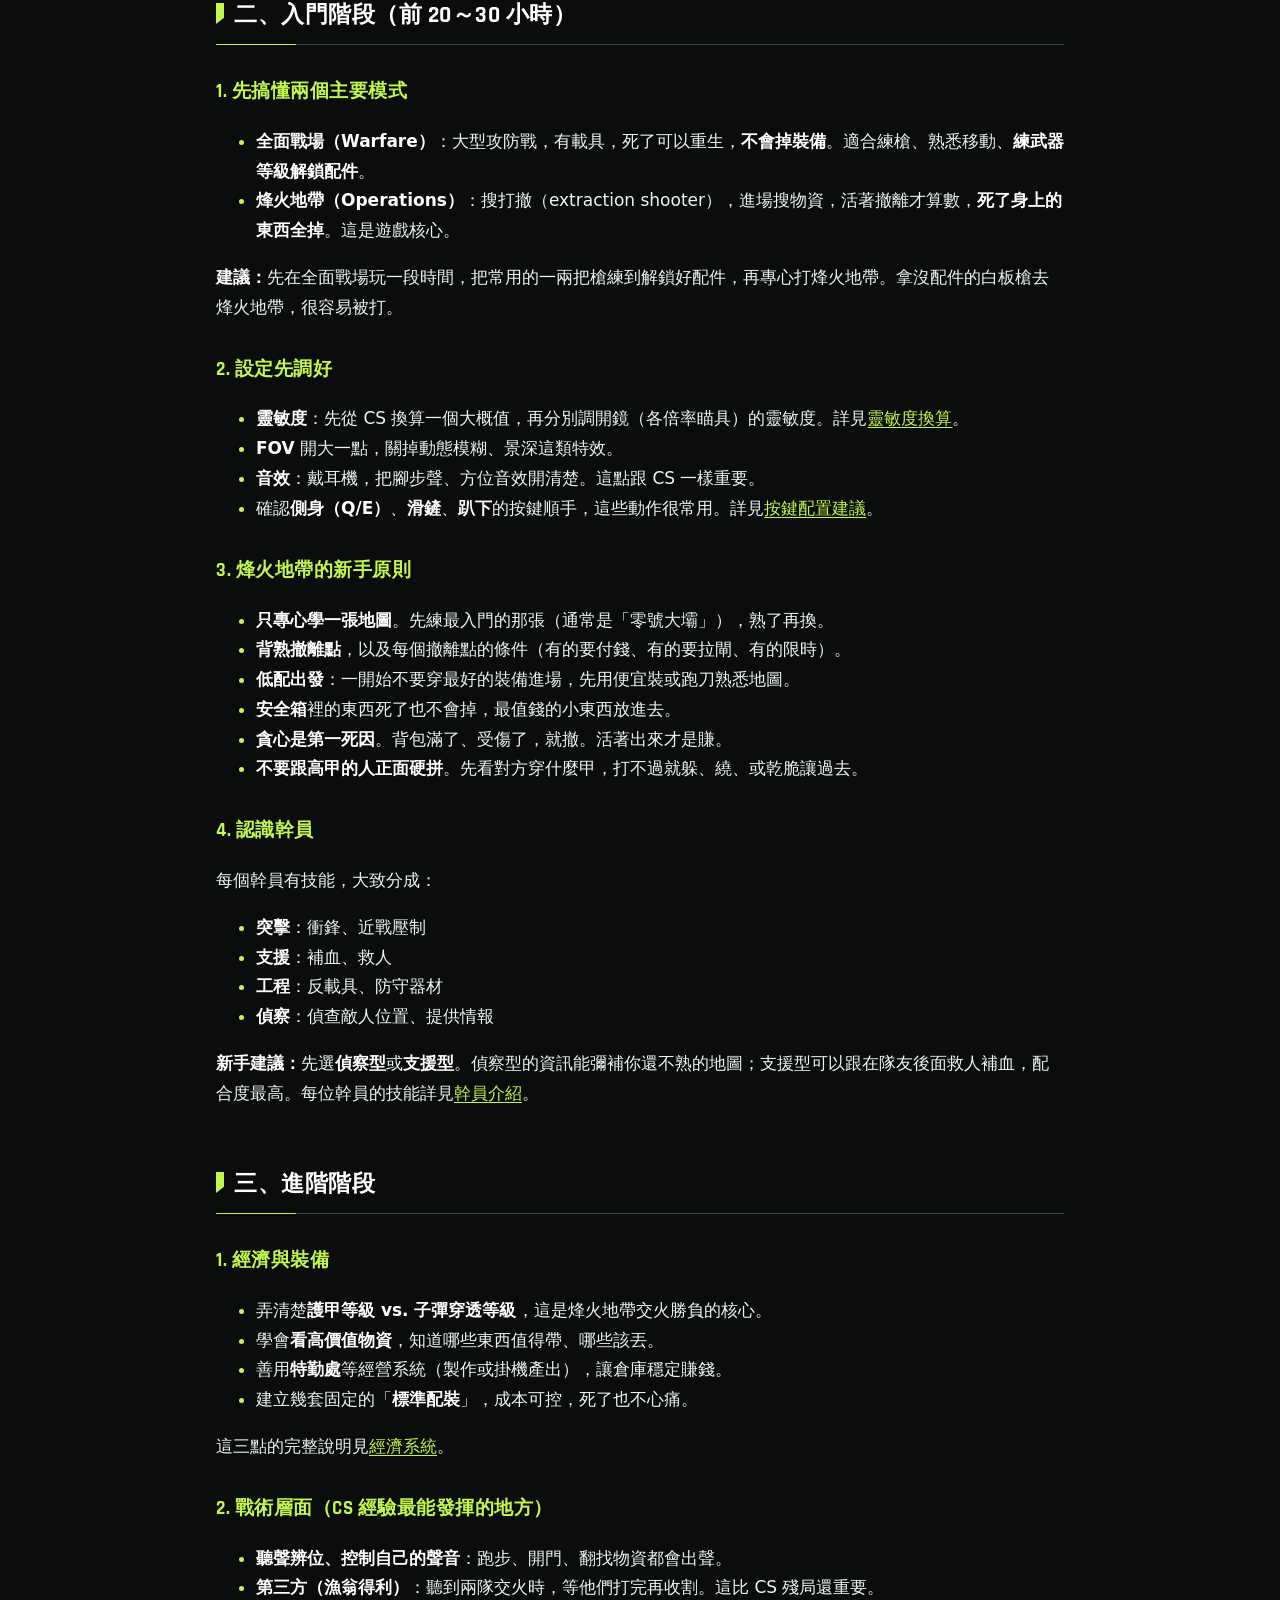
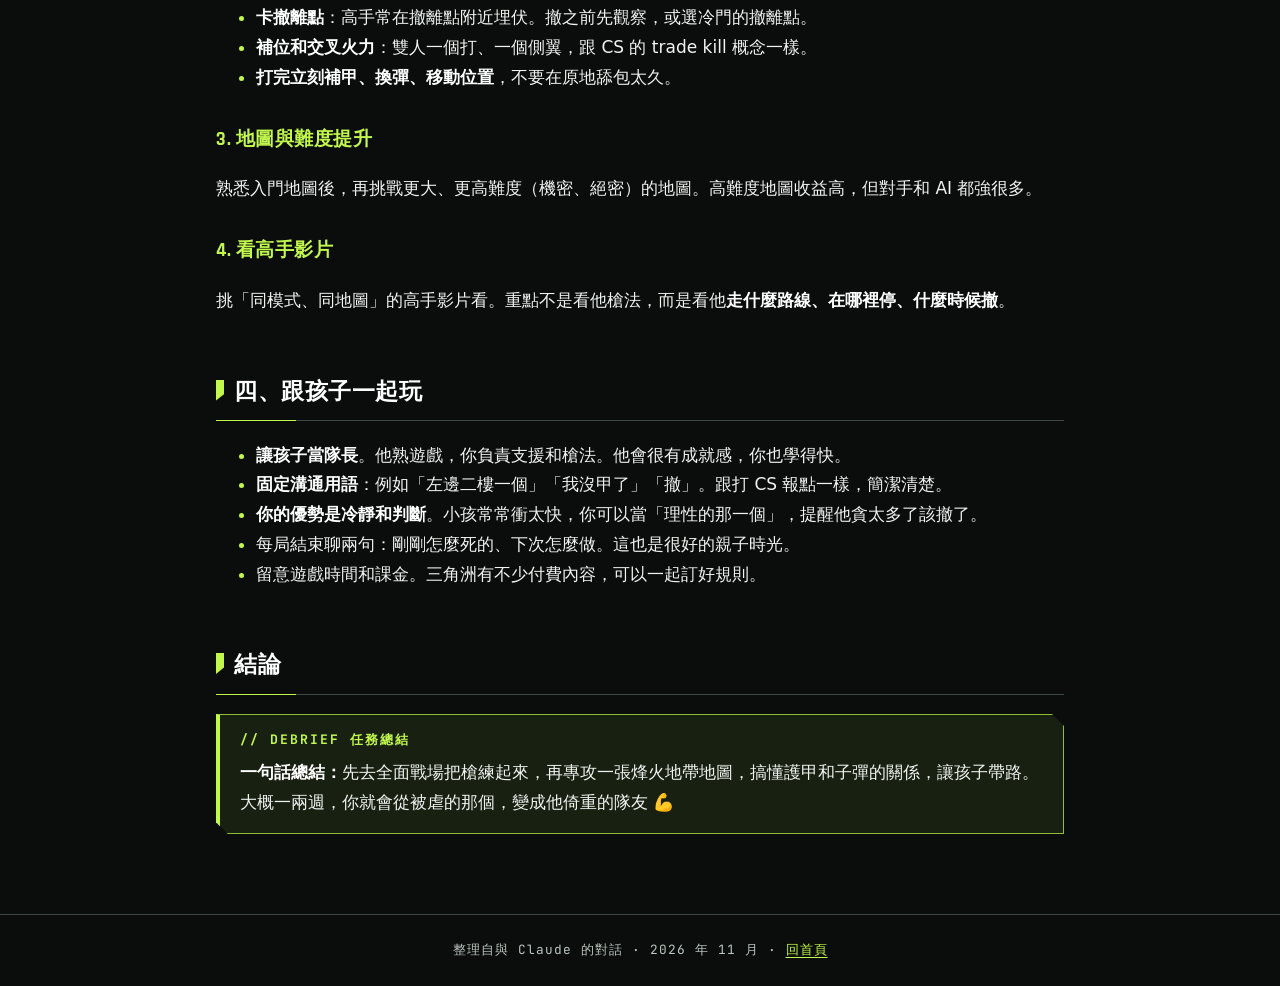
<file: guide.html>
<!doctype html>
<html lang="zh-Hant">
<head>
  <meta charset="utf-8">
  <meta name="viewport" content="width=device-width, initial-scale=1">
  <title>三角洲入門到進階</title>
  <meta name="description" content="給 CS 老玩家的三角洲行動（Delta Force）入門到進階建議。">
  <link rel="stylesheet" href="style.css?v=4">
  <link rel="icon" href="favicon.svg" type="image/svg+xml">
  <link rel="icon" href="favicon-32.png" type="image/png" sizes="32x32">
  <link rel="apple-touch-icon" href="apple-touch-icon.png">
</head>
<body>
  <header>
    <nav class="nav">
      <a class="brand" href="index.html">三角洲攻略筆記</a>
      <a href="index.html">首頁</a>
      <a class="active" href="guide.html">入門到進階</a>
      <a href="economy.html">經濟系統</a>
      <a href="operators.html">幹員介紹</a>
      <a href="keybinds.html">按鍵配置</a>
      <a href="sensitivity.html">靈敏度換算</a>
      <a href="units.html">真實部隊</a>
      <a href="esports.html">職業賽事</a>
      <a href="setup.html">環境設定紀錄</a>
    </nav>
  </header>

  <main>
    <section class="hero">
      <h1>三角洲：從入門到進階</h1>
      <p class="lead">初期被打，多半不是槍法問題，而是遊戲規則差很多。CS 老玩家的轉換指南。</p>
      <figure>
        <img src="images/hero-guide.jpg?v=2" width="1600" height="1067" alt="一排戴迷彩頭盔、背著步槍的隊員側面">
        <figcaption>Photo by <a href="https://unsplash.com/@photosimon" target="_blank" rel="noopener">Simon Infanger</a> on <a href="https://unsplash.com/photos/-_02VOYclsY" target="_blank" rel="noopener">Unsplash</a></figcaption>
      </figure>
    </section>

    <div class="note">三角洲常常改版調數值，下面的武器和數值概念是大方向。實際最強配裝請看當季版本，問一起玩的孩子通常最快 😄</div>

    <h2>一、CS 老玩家最需要「忘掉」的習慣</h2>
    <div class="table-wrap">
      <table>
        <thead><tr><th>CS 的習慣</th><th>三角洲的現實</th></tr></thead>
        <tbody>
          <tr><td>不開鏡、靠 crosshair placement 甩頭</td><td><strong>幾乎都要開鏡（ADS）打</strong>，腰射只適合貼臉</td></tr>
          <tr><td>急停再開槍</td><td>開鏡移動的精準度還可以，<strong>邊側移邊開火</strong>很常見</td></tr>
          <tr><td>子彈傷害固定，爆頭為王</td><td><strong>護甲等級和子彈等級</strong>影響很大。打不穿甲的話，子彈打再準也很難打死人</td></tr>
          <tr><td>背 spray pattern</td><td>後座力主要看<strong>配件</strong>，同一把槍配得好不好差很多</td></tr>
          <tr><td>小地圖、固定點位</td><td>地圖很大，有載具、高低差、遠距離交戰</td></tr>
          <tr><td>錢不夠就 eco</td><td>烽火地帶裡<strong>帶進去的裝備會整套掉光</strong>，經濟管理是另一門學問</td></tr>
        </tbody>
      </table>
    </div>
    <p><strong>最重要的一點：</strong>你的定位和反應在這裡依然值錢。只要把「開鏡 + 配件 + 護甲/子彈」這三件事補上，進步會很快。</p>

    <h2>二、入門階段（前 20～30 小時）</h2>

    <h3>1. 先搞懂兩個主要模式</h3>
    <ul>
      <li><strong>全面戰場（Warfare）</strong>：大型攻防戰，有載具，死了可以重生，<strong>不會掉裝備</strong>。適合練槍、熟悉移動、<strong>練武器等級解鎖配件</strong>。</li>
      <li><strong>烽火地帶（Operations）</strong>：搜打撤（extraction shooter），進場搜物資，活著撤離才算數，<strong>死了身上的東西全掉</strong>。這是遊戲核心。</li>
    </ul>
    <p><strong>建議：</strong>先在全面戰場玩一段時間，把常用的一兩把槍練到解鎖好配件，再專心打烽火地帶。拿沒配件的白板槍去烽火地帶，很容易被打。</p>

    <h3>2. 設定先調好</h3>
    <ul>
      <li><strong>靈敏度</strong>：先從 CS 換算一個大概值，再分別調開鏡（各倍率瞄具）的靈敏度。詳見<a href="sensitivity.html">靈敏度換算</a>。</li>
      <li><strong>FOV</strong> 開大一點，關掉動態模糊、景深這類特效。</li>
      <li><strong>音效</strong>：戴耳機，把腳步聲、方位音效開清楚。這點跟 CS 一樣重要。</li>
      <li>確認<strong>側身（Q/E）</strong>、<strong>滑鏟</strong>、<strong>趴下</strong>的按鍵順手，這些動作很常用。詳見<a href="keybinds.html">按鍵配置建議</a>。</li>
    </ul>

    <h3>3. 烽火地帶的新手原則</h3>
    <ul>
      <li><strong>只專心學一張地圖</strong>。先練最入門的那張（通常是「零號大壩」），熟了再換。</li>
      <li><strong>背熟撤離點</strong>，以及每個撤離點的條件（有的要付錢、有的要拉閘、有的限時）。</li>
      <li><strong>低配出發</strong>：一開始不要穿最好的裝備進場，先用便宜裝或跑刀熟悉地圖。</li>
      <li><strong>安全箱</strong>裡的東西死了也不會掉，最值錢的小東西放進去。</li>
      <li><strong>貪心是第一死因</strong>。背包滿了、受傷了，就撤。活著出來才是賺。</li>
      <li><strong>不要跟高甲的人正面硬拼</strong>。先看對方穿什麼甲，打不過就躲、繞、或乾脆讓過去。</li>
    </ul>

    <h3>4. 認識幹員</h3>
    <p>每個幹員有技能，大致分成：</p>
    <ul>
      <li><strong>突擊</strong>：衝鋒、近戰壓制</li>
      <li><strong>支援</strong>：補血、救人</li>
      <li><strong>工程</strong>：反載具、防守器材</li>
      <li><strong>偵察</strong>：偵查敵人位置、提供情報</li>
    </ul>
    <p><strong>新手建議：</strong>先選<strong>偵察型</strong>或<strong>支援型</strong>。偵察型的資訊能彌補你還不熟的地圖；支援型可以跟在隊友後面救人補血，配合度最高。每位幹員的技能詳見<a href="operators.html">幹員介紹</a>。</p>

    <h2>三、進階階段</h2>

    <h3>1. 經濟與裝備</h3>
    <ul>
      <li>弄清楚<strong>護甲等級 vs. 子彈穿透等級</strong>，這是烽火地帶交火勝負的核心。</li>
      <li>學會<strong>看高價值物資</strong>，知道哪些東西值得帶、哪些該丟。</li>
      <li>善用<strong>特勤處</strong>等經營系統（製作或掛機產出），讓倉庫穩定賺錢。</li>
      <li>建立幾套固定的「<strong>標準配裝</strong>」，成本可控，死了也不心痛。</li>
    </ul>
    <p>這三點的完整說明見<a href="economy.html">經濟系統</a>。</p>

    <h3>2. 戰術層面（CS 經驗最能發揮的地方）</h3>
    <ul>
      <li><strong>聽聲辨位、控制自己的聲音</strong>：跑步、開門、翻找物資都會出聲。</li>
      <li><strong>第三方（漁翁得利）</strong>：聽到兩隊交火時，等他們打完再收割。這比 CS 殘局還重要。</li>
      <li><strong>卡撤離點</strong>：高手常在撤離點附近埋伏。撤之前先觀察，或選冷門的撤離點。</li>
      <li><strong>補位和交叉火力</strong>：雙人一個打、一個側翼，跟 CS 的 trade kill 概念一樣。</li>
      <li><strong>打完立刻補甲、換彈、移動位置</strong>，不要在原地舔包太久。</li>
    </ul>

    <h3>3. 地圖與難度提升</h3>
    <p>熟悉入門地圖後，再挑戰更大、更高難度（機密、絕密）的地圖。高難度地圖收益高，但對手和 AI 都強很多。</p>

    <h3>4. 看高手影片</h3>
    <p>挑「同模式、同地圖」的高手影片看。重點不是看他槍法，而是看他<strong>走什麼路線、在哪裡停、什麼時候撤</strong>。</p>

    <h2>四、跟孩子一起玩</h2>
    <ul>
      <li><strong>讓孩子當隊長</strong>。他熟遊戲，你負責支援和槍法。他會很有成就感，你也學得快。</li>
      <li><strong>固定溝通用語</strong>：例如「左邊二樓一個」「我沒甲了」「撤」。跟打 CS 報點一樣，簡潔清楚。</li>
      <li><strong>你的優勢是冷靜和判斷</strong>。小孩常常衝太快，你可以當「理性的那一個」，提醒他貪太多了該撤了。</li>
      <li>每局結束聊兩句：剛剛怎麼死的、下次怎麼做。這也是很好的親子時光。</li>
      <li>留意遊戲時間和課金。三角洲有不少付費內容，可以一起訂好規則。</li>
    </ul>

    <h2>結論</h2>
    <div class="conclusion">
      <p><strong>一句話總結：</strong>先去全面戰場把槍練起來，再專攻一張烽火地帶地圖，搞懂護甲和子彈的關係，讓孩子帶路。大概一兩週，你就會從被虐的那個，變成他倚重的隊友 💪</p>
    </div>
  </main>

  <footer>整理自與 Claude 的對話 · 2026 年 11 月 · <a href="index.html">回首頁</a></footer>
</body>
</html>
</file>
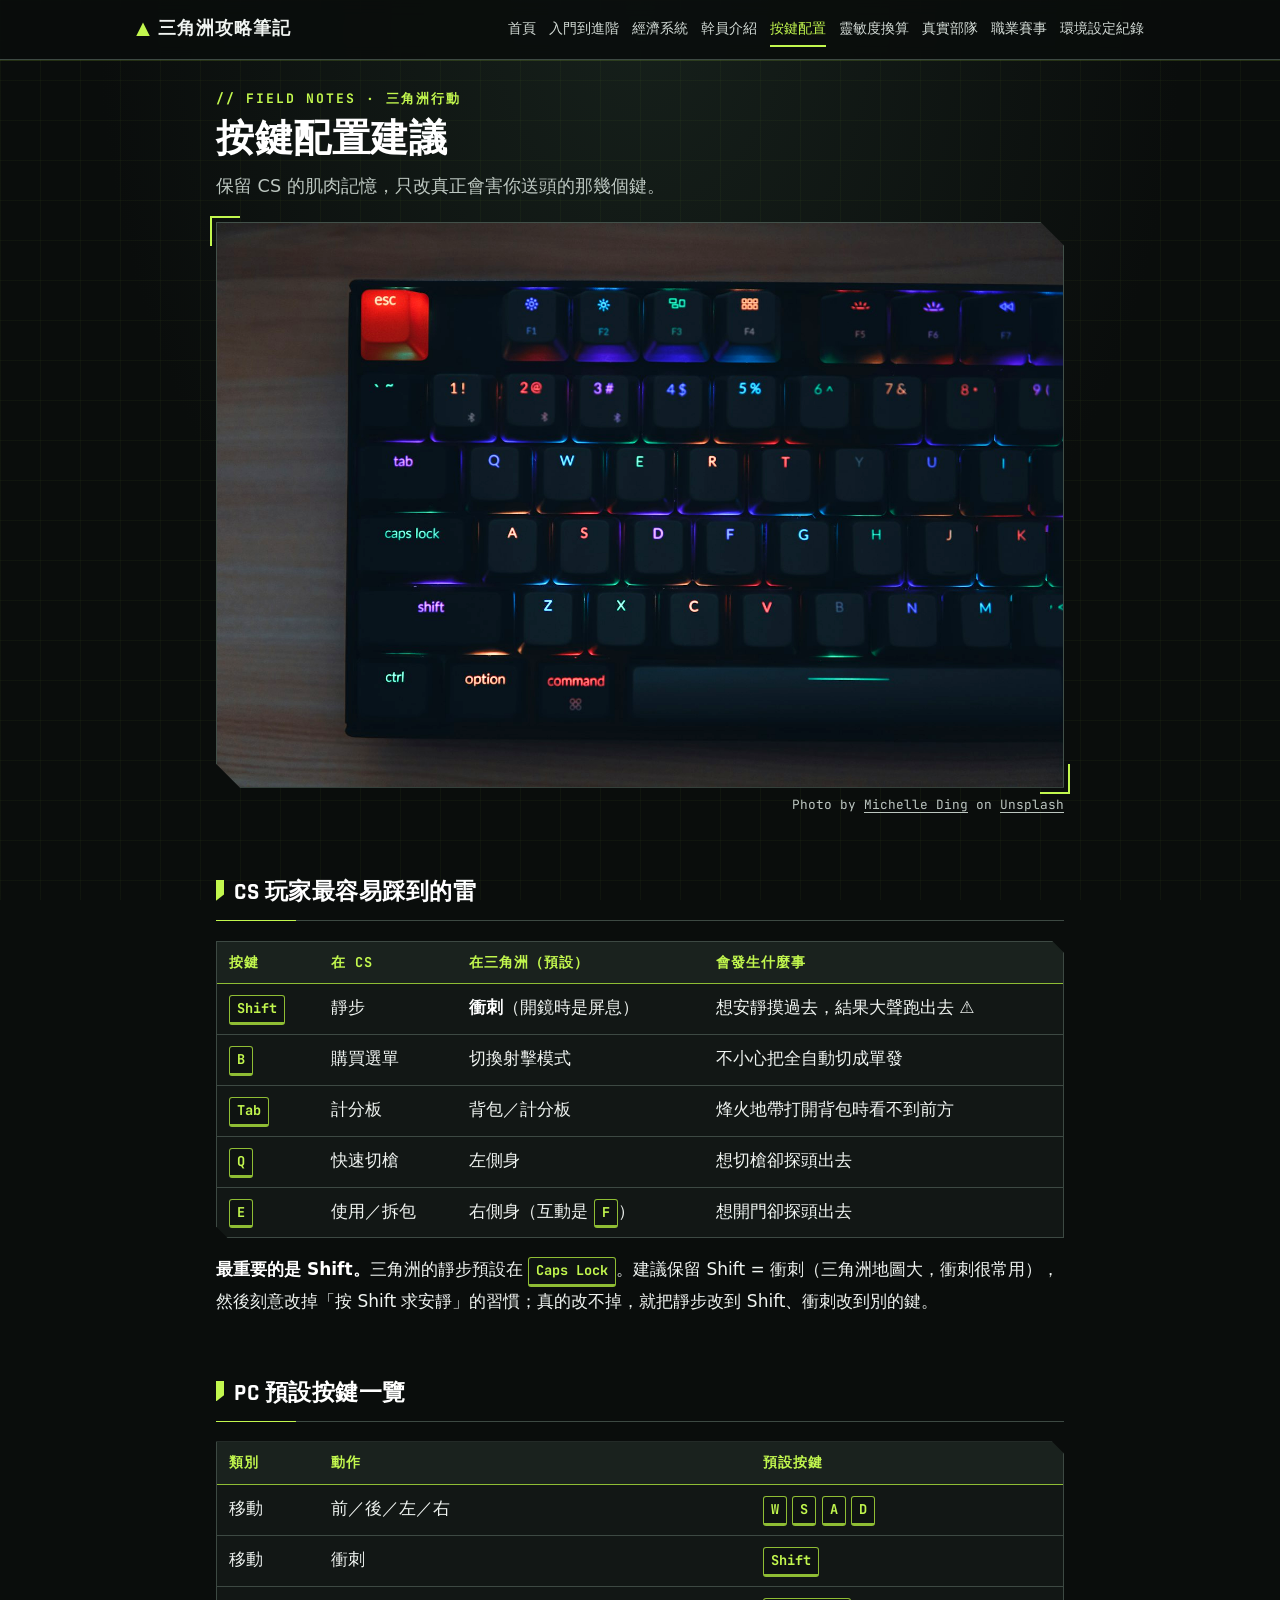
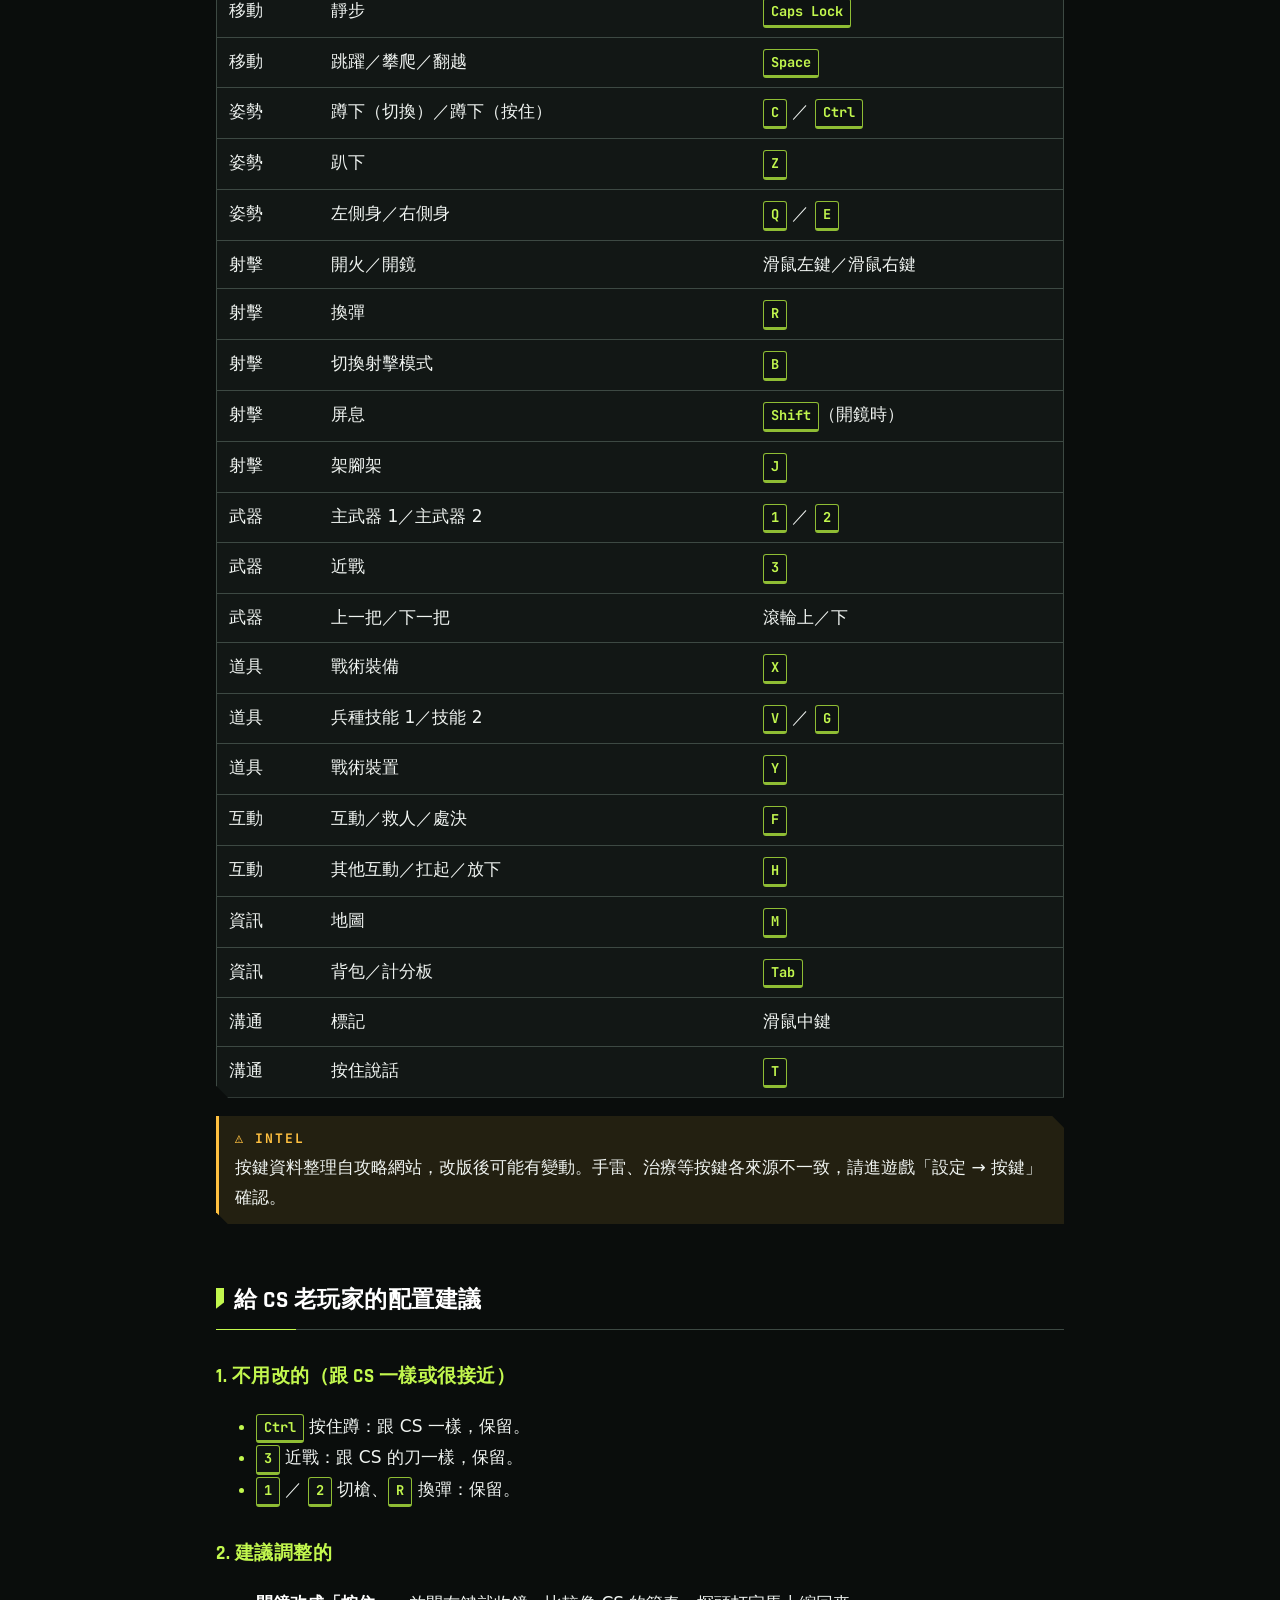
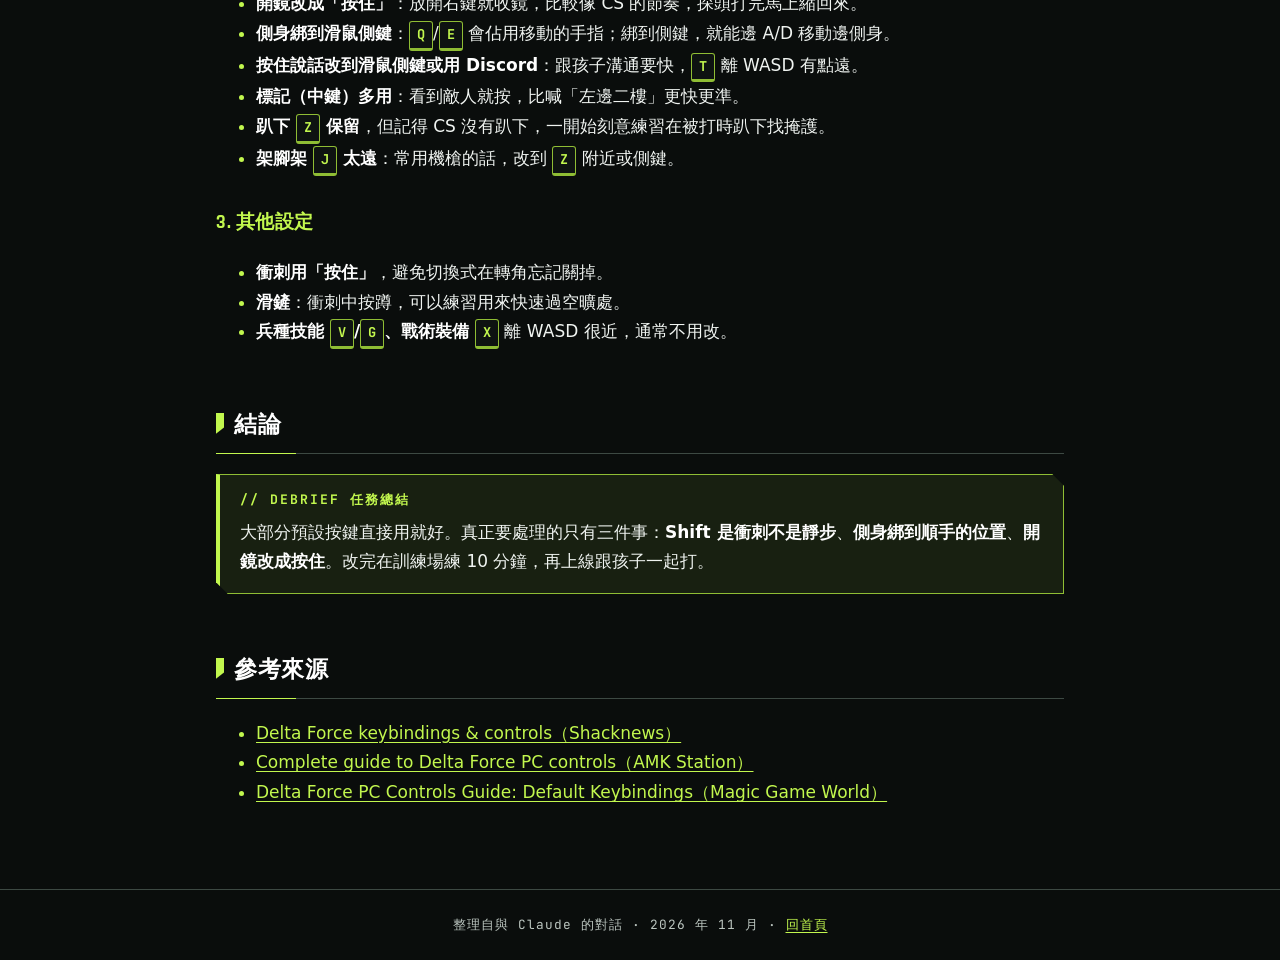
<file: keybinds.html>
<!doctype html>
<html lang="zh-Hant">
<head>
  <meta charset="utf-8">
  <meta name="viewport" content="width=device-width, initial-scale=1">
  <title>按鍵配置建議</title>
  <meta name="description" content="三角洲行動（Delta Force）PC 預設按鍵，以及給 CS 老玩家的按鍵配置建議。">
  <link rel="stylesheet" href="style.css?v=4">
  <link rel="icon" href="favicon.svg" type="image/svg+xml">
  <link rel="icon" href="favicon-32.png" type="image/png" sizes="32x32">
  <link rel="apple-touch-icon" href="apple-touch-icon.png">
</head>
<body>
  <header>
    <nav class="nav">
      <a class="brand" href="index.html">三角洲攻略筆記</a>
      <a href="index.html">首頁</a>
      <a href="guide.html">入門到進階</a>
      <a href="economy.html">經濟系統</a>
      <a href="operators.html">幹員介紹</a>
      <a class="active" href="keybinds.html">按鍵配置</a>
      <a href="sensitivity.html">靈敏度換算</a>
      <a href="units.html">真實部隊</a>
      <a href="esports.html">職業賽事</a>
      <a href="setup.html">環境設定紀錄</a>
    </nav>
  </header>

  <main>
    <section class="hero">
      <h1>按鍵配置建議</h1>
      <p class="lead">保留 CS 的肌肉記憶，只改真正會害你送頭的那幾個鍵。</p>
      <figure>
        <img src="images/hero-keybinds.jpg" width="1600" height="1067" alt="黑色與紅色背光的電競鍵盤">
        <figcaption>Photo by <a href="https://unsplash.com/@michelleding" target="_blank" rel="noopener">Michelle Ding</a> on <a href="https://unsplash.com/photos/sfKigQv7viY" target="_blank" rel="noopener">Unsplash</a></figcaption>
      </figure>
    </section>

    <h2>CS 玩家最容易踩到的雷</h2>
    <div class="table-wrap">
      <table>
        <thead><tr><th>按鍵</th><th>在 CS</th><th>在三角洲（預設）</th><th>會發生什麼事</th></tr></thead>
        <tbody>
          <tr><td><kbd>Shift</kbd></td><td>靜步</td><td><strong>衝刺</strong>（開鏡時是屏息）</td><td>想安靜摸過去，結果大聲跑出去 ⚠️</td></tr>
          <tr><td><kbd>B</kbd></td><td>購買選單</td><td>切換射擊模式</td><td>不小心把全自動切成單發</td></tr>
          <tr><td><kbd>Tab</kbd></td><td>計分板</td><td>背包／計分板</td><td>烽火地帶打開背包時看不到前方</td></tr>
          <tr><td><kbd>Q</kbd></td><td>快速切槍</td><td>左側身</td><td>想切槍卻探頭出去</td></tr>
          <tr><td><kbd>E</kbd></td><td>使用／拆包</td><td>右側身（互動是 <kbd>F</kbd>）</td><td>想開門卻探頭出去</td></tr>
        </tbody>
      </table>
    </div>
    <p><strong>最重要的是 Shift。</strong>三角洲的靜步預設在 <kbd>Caps Lock</kbd>。建議保留 Shift = 衝刺（三角洲地圖大，衝刺很常用），然後刻意改掉「按 Shift 求安靜」的習慣；真的改不掉，就把靜步改到 Shift、衝刺改到別的鍵。</p>

    <h2>PC 預設按鍵一覽</h2>
    <div class="table-wrap">
      <table>
        <thead><tr><th>類別</th><th>動作</th><th>預設按鍵</th></tr></thead>
        <tbody>
          <tr><td>移動</td><td>前／後／左／右</td><td><kbd>W</kbd> <kbd>S</kbd> <kbd>A</kbd> <kbd>D</kbd></td></tr>
          <tr><td>移動</td><td>衝刺</td><td><kbd>Shift</kbd></td></tr>
          <tr><td>移動</td><td>靜步</td><td><kbd>Caps Lock</kbd></td></tr>
          <tr><td>移動</td><td>跳躍／攀爬／翻越</td><td><kbd>Space</kbd></td></tr>
          <tr><td>姿勢</td><td>蹲下（切換）／蹲下（按住）</td><td><kbd>C</kbd> ／ <kbd>Ctrl</kbd></td></tr>
          <tr><td>姿勢</td><td>趴下</td><td><kbd>Z</kbd></td></tr>
          <tr><td>姿勢</td><td>左側身／右側身</td><td><kbd>Q</kbd> ／ <kbd>E</kbd></td></tr>
          <tr><td>射擊</td><td>開火／開鏡</td><td>滑鼠左鍵／滑鼠右鍵</td></tr>
          <tr><td>射擊</td><td>換彈</td><td><kbd>R</kbd></td></tr>
          <tr><td>射擊</td><td>切換射擊模式</td><td><kbd>B</kbd></td></tr>
          <tr><td>射擊</td><td>屏息</td><td><kbd>Shift</kbd>（開鏡時）</td></tr>
          <tr><td>射擊</td><td>架腳架</td><td><kbd>J</kbd></td></tr>
          <tr><td>武器</td><td>主武器 1／主武器 2</td><td><kbd>1</kbd> ／ <kbd>2</kbd></td></tr>
          <tr><td>武器</td><td>近戰</td><td><kbd>3</kbd></td></tr>
          <tr><td>武器</td><td>上一把／下一把</td><td>滾輪上／下</td></tr>
          <tr><td>道具</td><td>戰術裝備</td><td><kbd>X</kbd></td></tr>
          <tr><td>道具</td><td>兵種技能 1／技能 2</td><td><kbd>V</kbd> ／ <kbd>G</kbd></td></tr>
          <tr><td>道具</td><td>戰術裝置</td><td><kbd>Y</kbd></td></tr>
          <tr><td>互動</td><td>互動／救人／處決</td><td><kbd>F</kbd></td></tr>
          <tr><td>互動</td><td>其他互動／扛起／放下</td><td><kbd>H</kbd></td></tr>
          <tr><td>資訊</td><td>地圖</td><td><kbd>M</kbd></td></tr>
          <tr><td>資訊</td><td>背包／計分板</td><td><kbd>Tab</kbd></td></tr>
          <tr><td>溝通</td><td>標記</td><td>滑鼠中鍵</td></tr>
          <tr><td>溝通</td><td>按住說話</td><td><kbd>T</kbd></td></tr>
        </tbody>
      </table>
    </div>
    <div class="note">按鍵資料整理自攻略網站，改版後可能有變動。手雷、治療等按鍵各來源不一致，請進遊戲「設定 → 按鍵」確認。</div>

    <h2>給 CS 老玩家的配置建議</h2>

    <h3>1. 不用改的（跟 CS 一樣或很接近）</h3>
    <ul>
      <li><kbd>Ctrl</kbd> 按住蹲：跟 CS 一樣，保留。</li>
      <li><kbd>3</kbd> 近戰：跟 CS 的刀一樣，保留。</li>
      <li><kbd>1</kbd> ／ <kbd>2</kbd> 切槍、<kbd>R</kbd> 換彈：保留。</li>
    </ul>

    <h3>2. 建議調整的</h3>
    <ul>
      <li><strong>開鏡改成「按住」</strong>：放開右鍵就收鏡，比較像 CS 的節奏，探頭打完馬上縮回來。</li>
      <li><strong>側身綁到滑鼠側鍵</strong>：<kbd>Q</kbd>/<kbd>E</kbd> 會佔用移動的手指；綁到側鍵，就能邊 A/D 移動邊側身。</li>
      <li><strong>按住說話改到滑鼠側鍵或用 Discord</strong>：跟孩子溝通要快，<kbd>T</kbd> 離 WASD 有點遠。</li>
      <li><strong>標記（中鍵）多用</strong>：看到敵人就按，比喊「左邊二樓」更快更準。</li>
      <li><strong>趴下 <kbd>Z</kbd> 保留</strong>，但記得 CS 沒有趴下，一開始刻意練習在被打時趴下找掩護。</li>
      <li><strong>架腳架 <kbd>J</kbd> 太遠</strong>：常用機槍的話，改到 <kbd>Z</kbd> 附近或側鍵。</li>
    </ul>

    <h3>3. 其他設定</h3>
    <ul>
      <li><strong>衝刺用「按住」</strong>，避免切換式在轉角忘記關掉。</li>
      <li><strong>滑鏟</strong>：衝刺中按蹲，可以練習用來快速過空曠處。</li>
      <li><strong>兵種技能 <kbd>V</kbd>/<kbd>G</kbd>、戰術裝備 <kbd>X</kbd></strong> 離 WASD 很近，通常不用改。</li>
    </ul>

    <h2>結論</h2>
    <div class="conclusion">
      <p>大部分預設按鍵直接用就好。真正要處理的只有三件事：<strong>Shift 是衝刺不是靜步</strong>、<strong>側身綁到順手的位置</strong>、<strong>開鏡改成按住</strong>。改完在訓練場練 10 分鐘，再上線跟孩子一起打。</p>
    </div>

    <h2>參考來源</h2>
    <ul>
      <li><a href="https://www.shacknews.com/article/140883/delta-force-hawk-ops-controls-keybindings" target="_blank" rel="noopener">Delta Force keybindings &amp; controls（Shacknews）</a></li>
      <li><a href="https://amkstation.com/complete-guide-to-delta-force-pc-controls/" target="_blank" rel="noopener">Complete guide to Delta Force PC controls（AMK Station）</a></li>
      <li><a href="https://www.magicgameworld.com/?p=108259" target="_blank" rel="noopener">Delta Force PC Controls Guide: Default Keybindings（Magic Game World）</a></li>
    </ul>
  </main>

  <footer>整理自與 Claude 的對話 · 2026 年 11 月 · <a href="index.html">回首頁</a></footer>
</body>
</html>
</file>
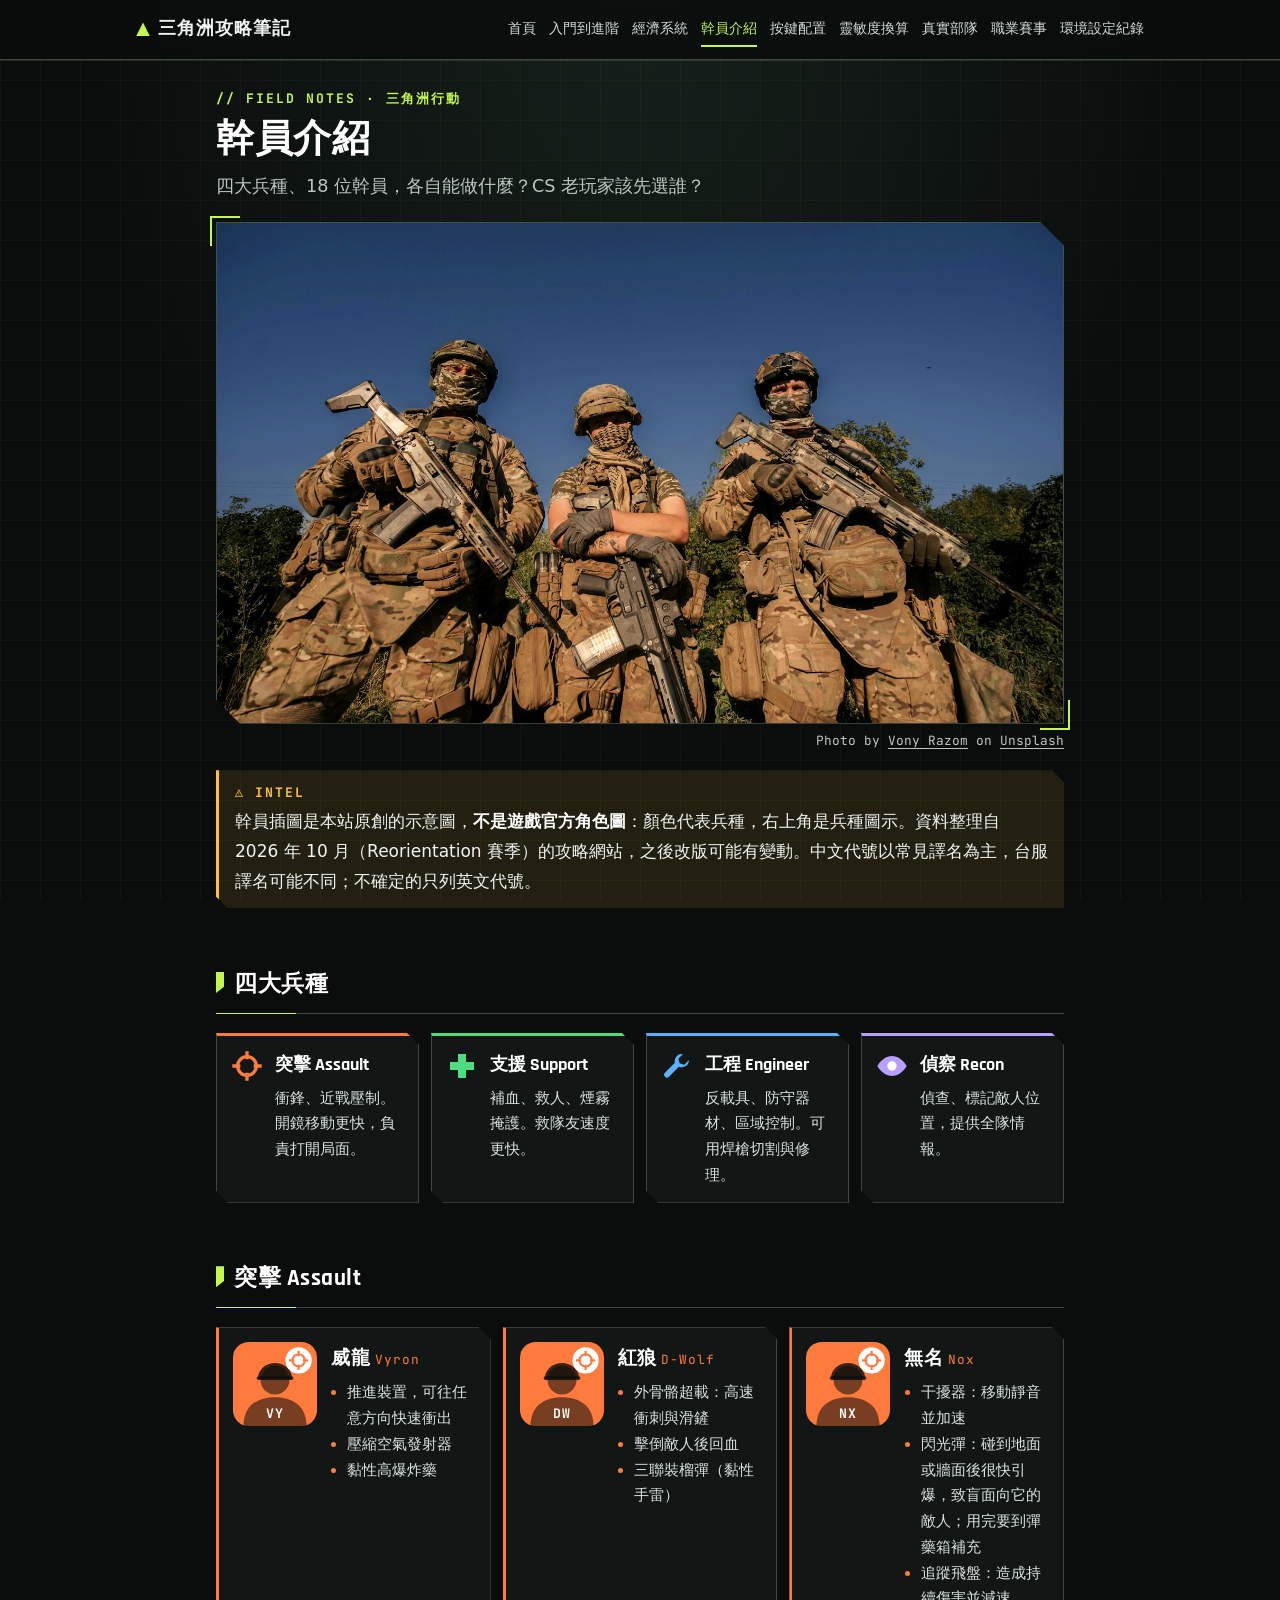
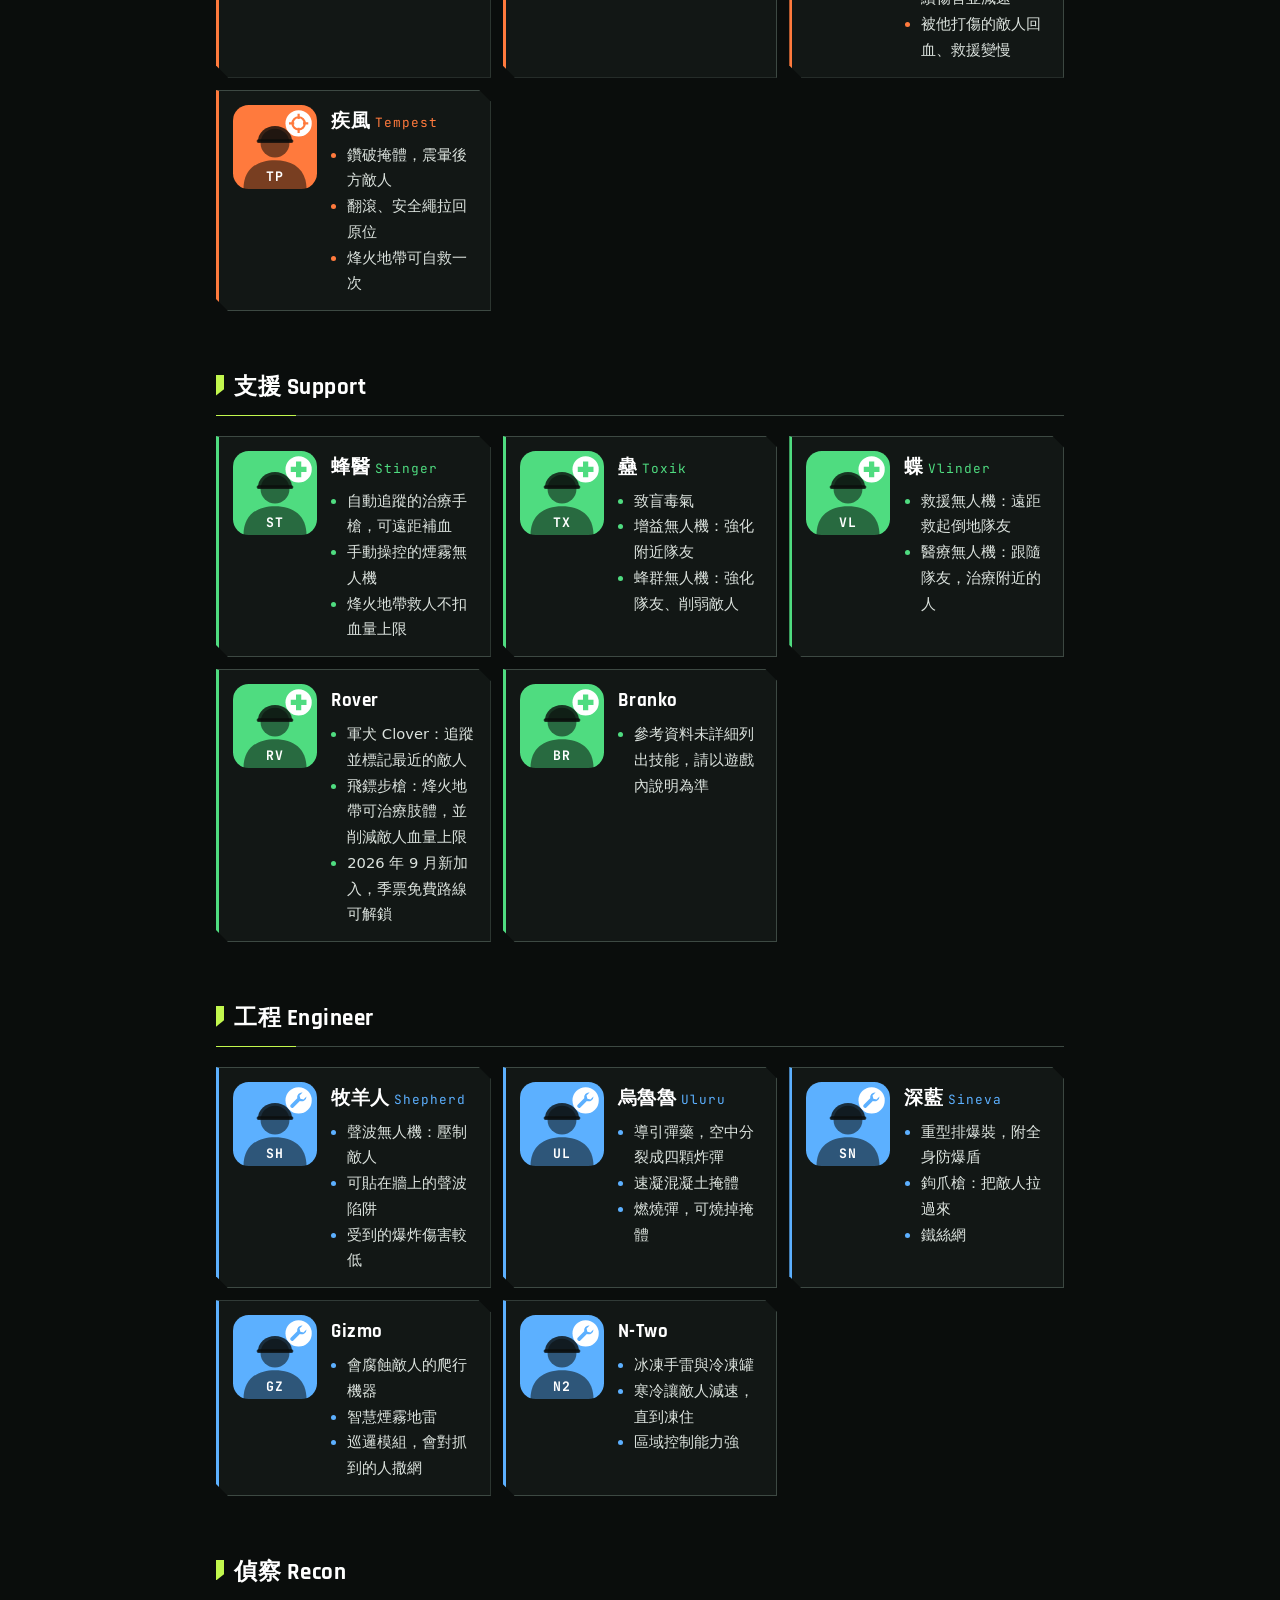
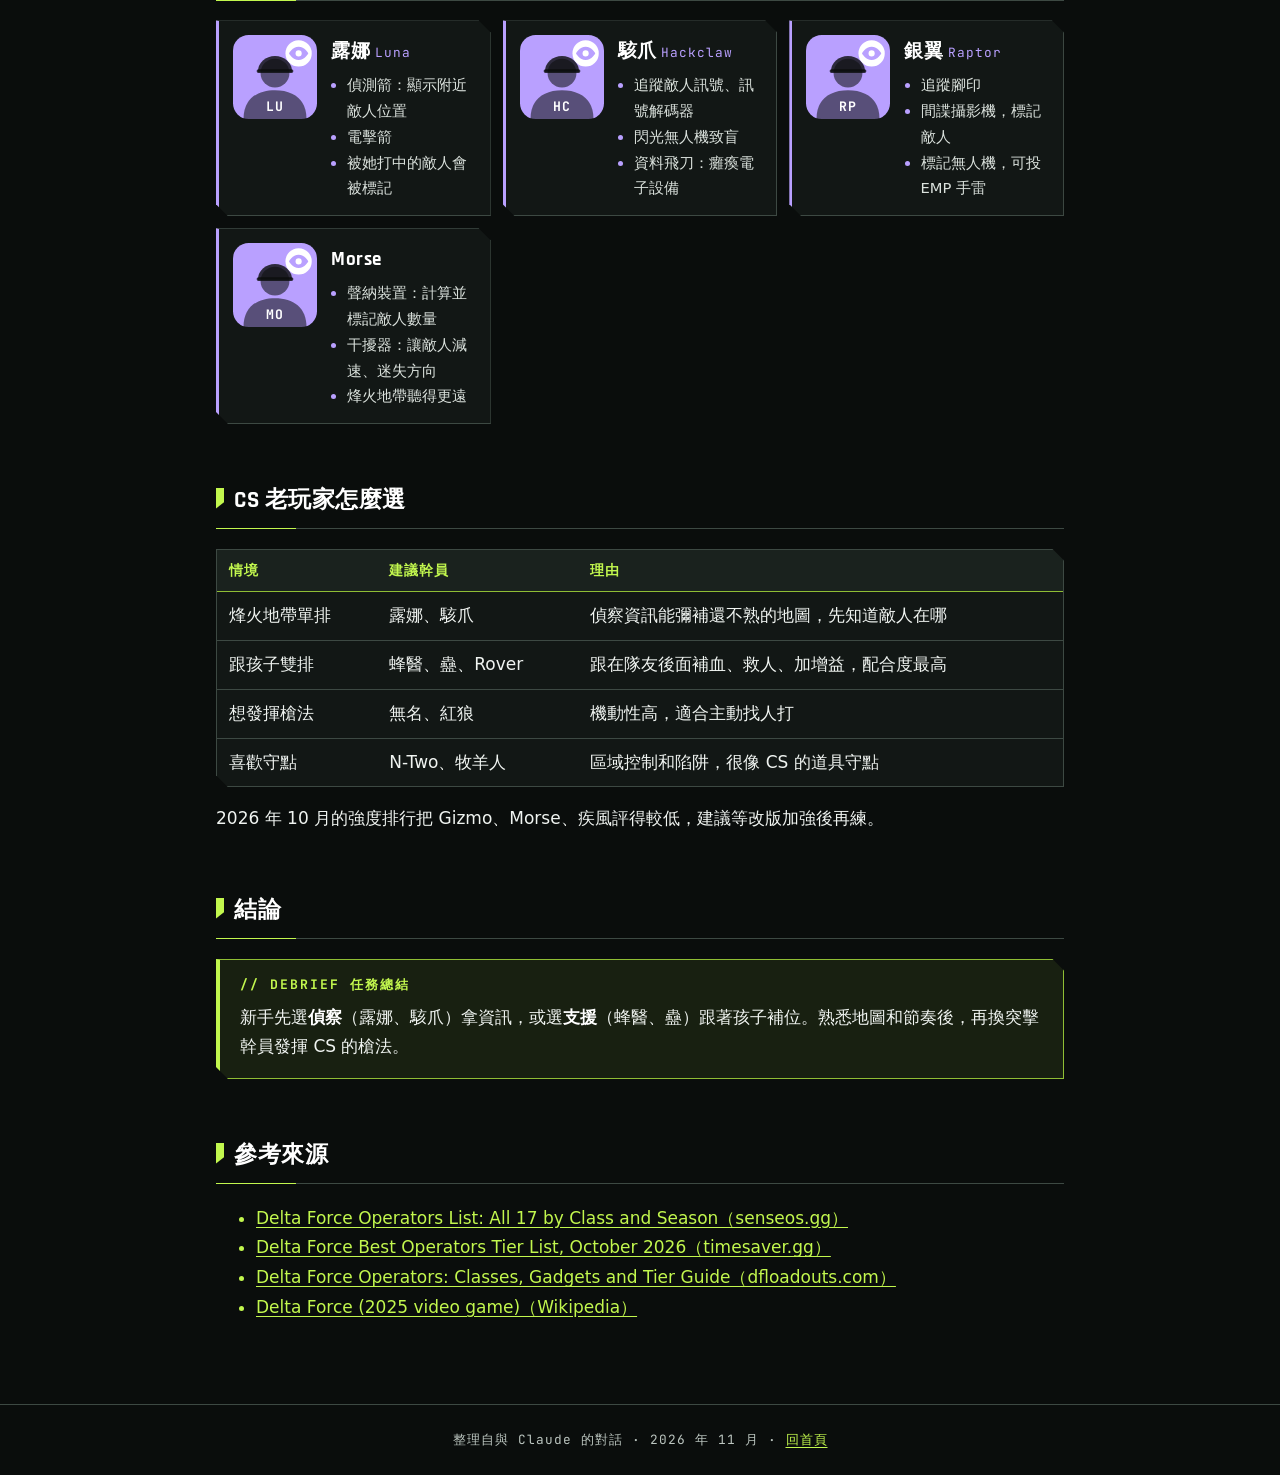
<file: operators.html>
<!doctype html>
<html lang="zh-Hant">
<head>
  <meta charset="utf-8">
  <meta name="viewport" content="width=device-width, initial-scale=1">
  <title>幹員介紹</title>
  <meta name="description" content="三角洲行動（Delta Force）四大兵種與全部幹員的技能介紹，以及給 CS 老玩家的幹員選擇建議。">
  <link rel="stylesheet" href="style.css?v=4">
  <link rel="icon" href="favicon.svg" type="image/svg+xml">
  <link rel="icon" href="favicon-32.png" type="image/png" sizes="32x32">
  <link rel="apple-touch-icon" href="apple-touch-icon.png">
</head>
<body>
  <!-- 原創插圖素材：幹員剪影與兵種圖示 -->
  <svg width="0" height="0" style="position:absolute" aria-hidden="true">
    <symbol id="portrait" viewBox="0 0 64 64">
      <rect width="64" height="64" rx="12" fill="currentColor"/>
      <path d="M8 64c0-15 10-22 24-22s24 7 24 22z" fill="#0a0d0c" fill-opacity=".55"/>
      <circle cx="32" cy="29" r="11" fill="#0a0d0c" fill-opacity=".55"/>
      <path d="M19 28a13 12 0 0 1 26 0z" fill="#0a0d0c" fill-opacity=".8"/>
      <rect x="18" y="26" width="28" height="3" rx="1.5" fill="#0a0d0c" fill-opacity=".8"/>
      <circle cx="50" cy="14" r="10" fill="#fff"/>
    </symbol>
    <symbol id="i-assault" viewBox="0 0 24 24">
      <circle cx="12" cy="12" r="7" fill="none" stroke="currentColor" stroke-width="2.5"/>
      <path d="M12 1v6M12 17v6M1 12h6M17 12h6" stroke="currentColor" stroke-width="2.5"/>
    </symbol>
    <symbol id="i-support" viewBox="0 0 24 24">
      <path d="M9 3h6v6h6v6h-6v6H9v-6H3V9h6z" fill="currentColor"/>
    </symbol>
    <symbol id="i-engineer" viewBox="0 0 24 24">
      <path d="M21 7.5a5.5 5.5 0 0 1-7.6 5.1L6 20a2.1 2.1 0 0 1-3-3l7.4-7.4A5.5 5.5 0 0 1 16.5 3L13 6.5l1 3.5 3.5 1z" fill="currentColor"/>
    </symbol>
    <symbol id="i-recon" viewBox="0 0 24 24">
      <path d="M1 12s4-7.5 11-7.5S23 12 23 12s-4 7.5-11 7.5S1 12 1 12z" fill="currentColor"/>
      <circle cx="12" cy="12" r="3.5" fill="#fff"/>
    </symbol>
  </svg>

  <header>
    <nav class="nav">
      <a class="brand" href="index.html">三角洲攻略筆記</a>
      <a href="index.html">首頁</a>
      <a href="guide.html">入門到進階</a>
      <a href="economy.html">經濟系統</a>
      <a class="active" href="operators.html">幹員介紹</a>
      <a href="keybinds.html">按鍵配置</a>
      <a href="sensitivity.html">靈敏度換算</a>
      <a href="units.html">真實部隊</a>
      <a href="esports.html">職業賽事</a>
      <a href="setup.html">環境設定紀錄</a>
    </nav>
  </header>

  <main>
    <section class="hero">
      <h1>幹員介紹</h1>
      <p class="lead">四大兵種、18 位幹員，各自能做什麼？CS 老玩家該先選誰？</p>
      <figure>
        <img src="images/hero-operators.jpg" width="1600" height="946" alt="三名穿著迷彩戰術裝備、手持步槍的隊員合照">
        <figcaption>Photo by <a href="https://unsplash.com/@vonyrazom" target="_blank" rel="noopener">Vony Razom</a> on <a href="https://unsplash.com/photos/OMQB3qvCTq4" target="_blank" rel="noopener">Unsplash</a></figcaption>
      </figure>
    </section>

    <div class="note">幹員插圖是本站原創的示意圖，<strong>不是遊戲官方角色圖</strong>：顏色代表兵種，右上角是兵種圖示。資料整理自 2026 年 10 月（Reorientation 賽季）的攻略網站，之後改版可能有變動。中文代號以常見譯名為主，台服譯名可能不同；不確定的只列英文代號。</div>

    <h2>四大兵種</h2>
    <div class="class-grid">
      <div class="class-box assault">
        <svg class="class-icon" viewBox="0 0 24 24" aria-hidden="true"><use href="#i-assault"/></svg>
        <div><strong>突擊 Assault</strong><p>衝鋒、近戰壓制。開鏡移動更快，負責打開局面。</p></div>
      </div>
      <div class="class-box support">
        <svg class="class-icon" viewBox="0 0 24 24" aria-hidden="true"><use href="#i-support"/></svg>
        <div><strong>支援 Support</strong><p>補血、救人、煙霧掩護。救隊友速度更快。</p></div>
      </div>
      <div class="class-box engineer">
        <svg class="class-icon" viewBox="0 0 24 24" aria-hidden="true"><use href="#i-engineer"/></svg>
        <div><strong>工程 Engineer</strong><p>反載具、防守器材、區域控制。可用焊槍切割與修理。</p></div>
      </div>
      <div class="class-box recon">
        <svg class="class-icon" viewBox="0 0 24 24" aria-hidden="true"><use href="#i-recon"/></svg>
        <div><strong>偵察 Recon</strong><p>偵查、標記敵人位置，提供全隊情報。</p></div>
      </div>
    </div>

    <h2>突擊 Assault</h2>
    <div class="op-grid">
      <div class="op assault">
        <svg class="avatar" viewBox="0 0 64 64" role="img" aria-label="威龍 示意插圖"><use href="#portrait"/><use href="#i-assault" x="42" y="6" width="16" height="16"/><text x="32" y="58">VY</text></svg>
        <div><h3>威龍 <span>Vyron</span></h3>
          <ul><li>推進裝置，可往任意方向快速衝出</li><li>壓縮空氣發射器</li><li>黏性高爆炸藥</li></ul></div>
      </div>
      <div class="op assault">
        <svg class="avatar" viewBox="0 0 64 64" role="img" aria-label="紅狼 示意插圖"><use href="#portrait"/><use href="#i-assault" x="42" y="6" width="16" height="16"/><text x="32" y="58">DW</text></svg>
        <div><h3>紅狼 <span>D-Wolf</span></h3>
          <ul><li>外骨骼超載：高速衝刺與滑鏟</li><li>擊倒敵人後回血</li><li>三聯裝榴彈（黏性手雷）</li></ul></div>
      </div>
      <div class="op assault">
        <svg class="avatar" viewBox="0 0 64 64" role="img" aria-label="無名 示意插圖"><use href="#portrait"/><use href="#i-assault" x="42" y="6" width="16" height="16"/><text x="32" y="58">NX</text></svg>
        <div><h3>無名 <span>Nox</span></h3>
          <ul><li>干擾器：移動靜音並加速</li><li>閃光彈：碰到地面或牆面後很快引爆，致盲面向它的敵人；用完要到彈藥箱補充</li><li>追蹤飛盤：造成持續傷害並減速</li><li>被他打傷的敵人回血、救援變慢</li></ul></div>
      </div>
      <div class="op assault">
        <svg class="avatar" viewBox="0 0 64 64" role="img" aria-label="疾風 示意插圖"><use href="#portrait"/><use href="#i-assault" x="42" y="6" width="16" height="16"/><text x="32" y="58">TP</text></svg>
        <div><h3>疾風 <span>Tempest</span></h3>
          <ul><li>鑽破掩體，震暈後方敵人</li><li>翻滾、安全繩拉回原位</li><li>烽火地帶可自救一次</li></ul></div>
      </div>
    </div>

    <h2>支援 Support</h2>
    <div class="op-grid">
      <div class="op support">
        <svg class="avatar" viewBox="0 0 64 64" role="img" aria-label="蜂醫 示意插圖"><use href="#portrait"/><use href="#i-support" x="42" y="6" width="16" height="16"/><text x="32" y="58">ST</text></svg>
        <div><h3>蜂醫 <span>Stinger</span></h3>
          <ul><li>自動追蹤的治療手槍，可遠距補血</li><li>手動操控的煙霧無人機</li><li>烽火地帶救人不扣血量上限</li></ul></div>
      </div>
      <div class="op support">
        <svg class="avatar" viewBox="0 0 64 64" role="img" aria-label="蠱 示意插圖"><use href="#portrait"/><use href="#i-support" x="42" y="6" width="16" height="16"/><text x="32" y="58">TX</text></svg>
        <div><h3>蠱 <span>Toxik</span></h3>
          <ul><li>致盲毒氣</li><li>增益無人機：強化附近隊友</li><li>蜂群無人機：強化隊友、削弱敵人</li></ul></div>
      </div>
      <div class="op support">
        <svg class="avatar" viewBox="0 0 64 64" role="img" aria-label="蝶 示意插圖"><use href="#portrait"/><use href="#i-support" x="42" y="6" width="16" height="16"/><text x="32" y="58">VL</text></svg>
        <div><h3>蝶 <span>Vlinder</span></h3>
          <ul><li>救援無人機：遠距救起倒地隊友</li><li>醫療無人機：跟隨隊友，治療附近的人</li></ul></div>
      </div>
      <div class="op support">
        <svg class="avatar" viewBox="0 0 64 64" role="img" aria-label="Rover 示意插圖"><use href="#portrait"/><use href="#i-support" x="42" y="6" width="16" height="16"/><text x="32" y="58">RV</text></svg>
        <div><h3>Rover</h3>
          <ul><li>軍犬 Clover：追蹤並標記最近的敵人</li><li>飛鏢步槍：烽火地帶可治療肢體，並削減敵人血量上限</li><li>2026 年 9 月新加入，季票免費路線可解鎖</li></ul></div>
      </div>
      <div class="op support">
        <svg class="avatar" viewBox="0 0 64 64" role="img" aria-label="Branko 示意插圖"><use href="#portrait"/><use href="#i-support" x="42" y="6" width="16" height="16"/><text x="32" y="58">BR</text></svg>
        <div><h3>Branko</h3>
          <ul><li>參考資料未詳細列出技能，請以遊戲內說明為準</li></ul></div>
      </div>
    </div>

    <h2>工程 Engineer</h2>
    <div class="op-grid">
      <div class="op engineer">
        <svg class="avatar" viewBox="0 0 64 64" role="img" aria-label="牧羊人 示意插圖"><use href="#portrait"/><use href="#i-engineer" x="42" y="6" width="16" height="16"/><text x="32" y="58">SH</text></svg>
        <div><h3>牧羊人 <span>Shepherd</span></h3>
          <ul><li>聲波無人機：壓制敵人</li><li>可貼在牆上的聲波陷阱</li><li>受到的爆炸傷害較低</li></ul></div>
      </div>
      <div class="op engineer">
        <svg class="avatar" viewBox="0 0 64 64" role="img" aria-label="烏魯魯 示意插圖"><use href="#portrait"/><use href="#i-engineer" x="42" y="6" width="16" height="16"/><text x="32" y="58">UL</text></svg>
        <div><h3>烏魯魯 <span>Uluru</span></h3>
          <ul><li>導引彈藥，空中分裂成四顆炸彈</li><li>速凝混凝土掩體</li><li>燃燒彈，可燒掉掩體</li></ul></div>
      </div>
      <div class="op engineer">
        <svg class="avatar" viewBox="0 0 64 64" role="img" aria-label="深藍 示意插圖"><use href="#portrait"/><use href="#i-engineer" x="42" y="6" width="16" height="16"/><text x="32" y="58">SN</text></svg>
        <div><h3>深藍 <span>Sineva</span></h3>
          <ul><li>重型排爆裝，附全身防爆盾</li><li>鉤爪槍：把敵人拉過來</li><li>鐵絲網</li></ul></div>
      </div>
      <div class="op engineer">
        <svg class="avatar" viewBox="0 0 64 64" role="img" aria-label="Gizmo 示意插圖"><use href="#portrait"/><use href="#i-engineer" x="42" y="6" width="16" height="16"/><text x="32" y="58">GZ</text></svg>
        <div><h3>Gizmo</h3>
          <ul><li>會腐蝕敵人的爬行機器</li><li>智慧煙霧地雷</li><li>巡邏模組，會對抓到的人撒網</li></ul></div>
      </div>
      <div class="op engineer">
        <svg class="avatar" viewBox="0 0 64 64" role="img" aria-label="N-Two 示意插圖"><use href="#portrait"/><use href="#i-engineer" x="42" y="6" width="16" height="16"/><text x="32" y="58">N2</text></svg>
        <div><h3>N-Two</h3>
          <ul><li>冰凍手雷與冷凍罐</li><li>寒冷讓敵人減速，直到凍住</li><li>區域控制能力強</li></ul></div>
      </div>
    </div>

    <h2>偵察 Recon</h2>
    <div class="op-grid">
      <div class="op recon">
        <svg class="avatar" viewBox="0 0 64 64" role="img" aria-label="露娜 示意插圖"><use href="#portrait"/><use href="#i-recon" x="42" y="6" width="16" height="16"/><text x="32" y="58">LU</text></svg>
        <div><h3>露娜 <span>Luna</span></h3>
          <ul><li>偵測箭：顯示附近敵人位置</li><li>電擊箭</li><li>被她打中的敵人會被標記</li></ul></div>
      </div>
      <div class="op recon">
        <svg class="avatar" viewBox="0 0 64 64" role="img" aria-label="駭爪 示意插圖"><use href="#portrait"/><use href="#i-recon" x="42" y="6" width="16" height="16"/><text x="32" y="58">HC</text></svg>
        <div><h3>駭爪 <span>Hackclaw</span></h3>
          <ul><li>追蹤敵人訊號、訊號解碼器</li><li>閃光無人機致盲</li><li>資料飛刀：癱瘓電子設備</li></ul></div>
      </div>
      <div class="op recon">
        <svg class="avatar" viewBox="0 0 64 64" role="img" aria-label="銀翼 示意插圖"><use href="#portrait"/><use href="#i-recon" x="42" y="6" width="16" height="16"/><text x="32" y="58">RP</text></svg>
        <div><h3>銀翼 <span>Raptor</span></h3>
          <ul><li>追蹤腳印</li><li>間諜攝影機，標記敵人</li><li>標記無人機，可投 EMP 手雷</li></ul></div>
      </div>
      <div class="op recon">
        <svg class="avatar" viewBox="0 0 64 64" role="img" aria-label="Morse 示意插圖"><use href="#portrait"/><use href="#i-recon" x="42" y="6" width="16" height="16"/><text x="32" y="58">MO</text></svg>
        <div><h3>Morse</h3>
          <ul><li>聲納裝置：計算並標記敵人數量</li><li>干擾器：讓敵人減速、迷失方向</li><li>烽火地帶聽得更遠</li></ul></div>
      </div>
    </div>

    <h2>CS 老玩家怎麼選</h2>
    <div class="table-wrap">
      <table>
        <thead><tr><th>情境</th><th>建議幹員</th><th>理由</th></tr></thead>
        <tbody>
          <tr><td>烽火地帶單排</td><td>露娜、駭爪</td><td>偵察資訊能彌補還不熟的地圖，先知道敵人在哪</td></tr>
          <tr><td>跟孩子雙排</td><td>蜂醫、蠱、Rover</td><td>跟在隊友後面補血、救人、加增益，配合度最高</td></tr>
          <tr><td>想發揮槍法</td><td>無名、紅狼</td><td>機動性高，適合主動找人打</td></tr>
          <tr><td>喜歡守點</td><td>N-Two、牧羊人</td><td>區域控制和陷阱，很像 CS 的道具守點</td></tr>
        </tbody>
      </table>
    </div>
    <p>2026 年 10 月的強度排行把 Gizmo、Morse、疾風評得較低，建議等改版加強後再練。</p>

    <h2>結論</h2>
    <div class="conclusion">
      <p>新手先選<strong>偵察</strong>（露娜、駭爪）拿資訊，或選<strong>支援</strong>（蜂醫、蠱）跟著孩子補位。熟悉地圖和節奏後，再換突擊幹員發揮 CS 的槍法。</p>
    </div>

    <h2>參考來源</h2>
    <ul>
      <li><a href="https://senseos.gg/guides/delta-force/operators-list/" target="_blank" rel="noopener">Delta Force Operators List: All 17 by Class and Season（senseos.gg）</a></li>
      <li><a href="https://timesaver.gg/blog/delta-force-best-operators-tier-list" target="_blank" rel="noopener">Delta Force Best Operators Tier List, October 2026（timesaver.gg）</a></li>
      <li><a href="https://dfloadouts.com/guides/delta-force-operator-tier-list/" target="_blank" rel="noopener">Delta Force Operators: Classes, Gadgets and Tier Guide（dfloadouts.com）</a></li>
      <li><a href="https://en.wikipedia.org/wiki/Delta_Force_(2025_video_game)" target="_blank" rel="noopener">Delta Force (2025 video game)（Wikipedia）</a></li>
    </ul>
  </main>

  <footer>整理自與 Claude 的對話 · 2026 年 11 月 · <a href="index.html">回首頁</a></footer>
</body>
</html>
</file>
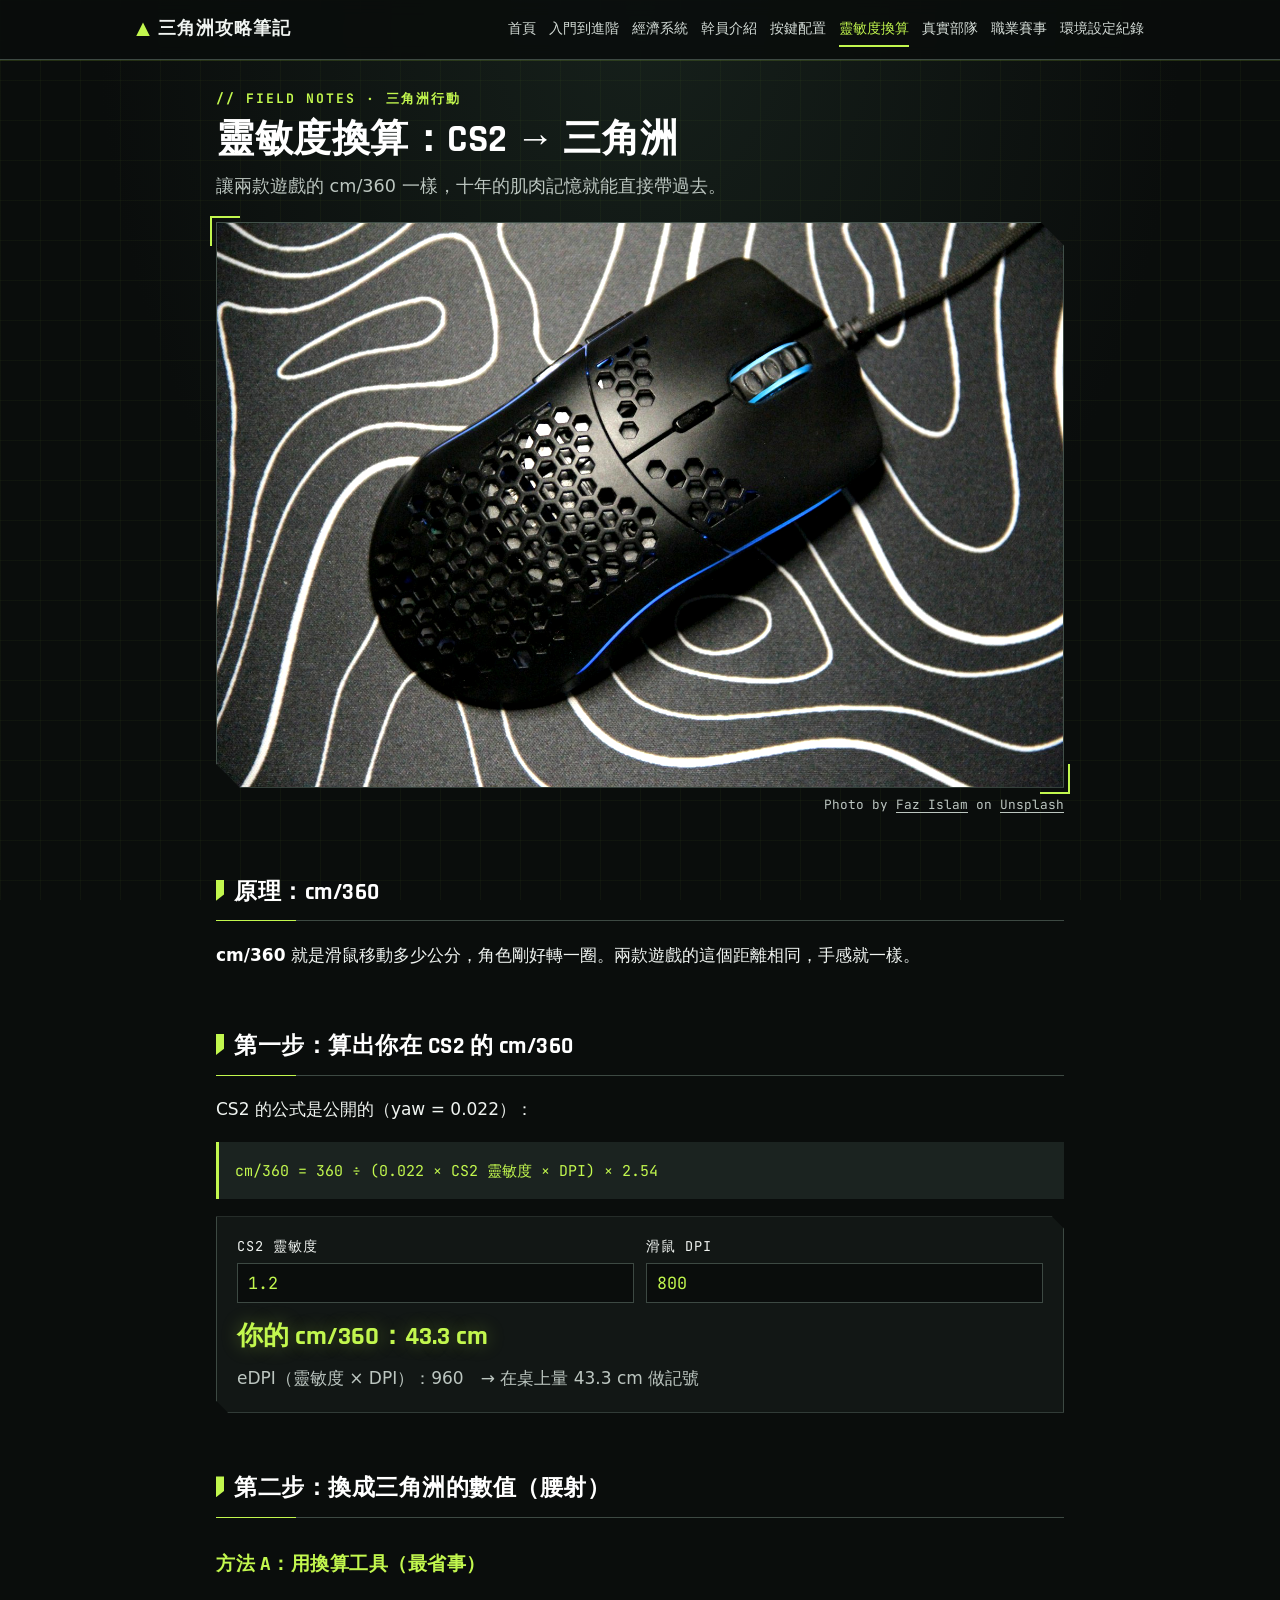
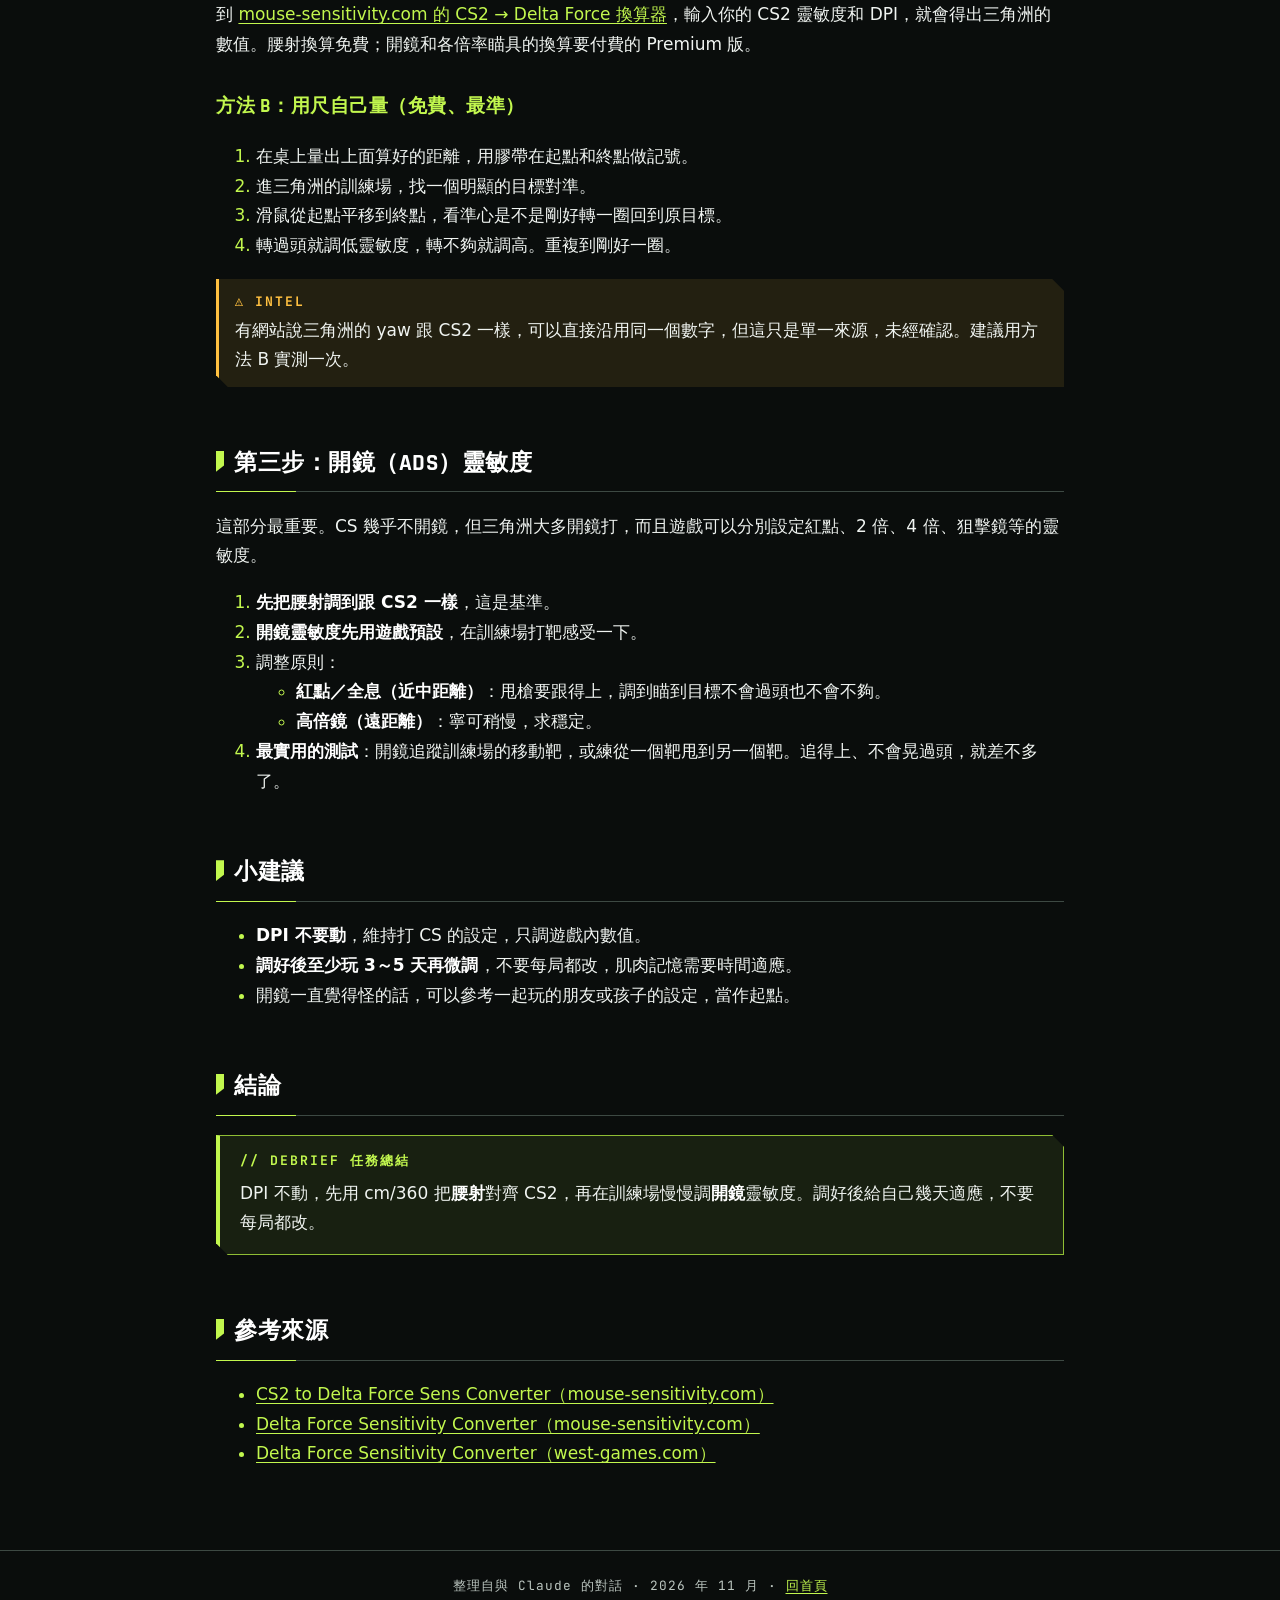
<file: sensitivity.html>
<!doctype html>
<html lang="zh-Hant">
<head>
  <meta charset="utf-8">
  <meta name="viewport" content="width=device-width, initial-scale=1">
  <title>靈敏度換算</title>
  <meta name="description" content="用 cm/360 把 CS2 靈敏度換算到三角洲行動，附計算器。">
  <link rel="stylesheet" href="style.css?v=4">
  <link rel="icon" href="favicon.svg" type="image/svg+xml">
  <link rel="icon" href="favicon-32.png" type="image/png" sizes="32x32">
  <link rel="apple-touch-icon" href="apple-touch-icon.png">
</head>
<body>
  <header>
    <nav class="nav">
      <a class="brand" href="index.html">三角洲攻略筆記</a>
      <a href="index.html">首頁</a>
      <a href="guide.html">入門到進階</a>
      <a href="economy.html">經濟系統</a>
      <a href="operators.html">幹員介紹</a>
      <a href="keybinds.html">按鍵配置</a>
      <a class="active" href="sensitivity.html">靈敏度換算</a>
      <a href="units.html">真實部隊</a>
      <a href="esports.html">職業賽事</a>
      <a href="setup.html">環境設定紀錄</a>
    </nav>
  </header>

  <main>
    <section class="hero">
      <h1>靈敏度換算：CS2 → 三角洲</h1>
      <p class="lead">讓兩款遊戲的 cm/360 一樣，十年的肌肉記憶就能直接帶過去。</p>
      <figure>
        <img src="images/hero-sensitivity.jpg" width="1600" height="1067" alt="放在滑鼠墊上的黑色電競滑鼠">
        <figcaption>Photo by <a href="https://unsplash.com/@faz_islam" target="_blank" rel="noopener">Faz Islam</a> on <a href="https://unsplash.com/photos/bGxt3FTbRyU" target="_blank" rel="noopener">Unsplash</a></figcaption>
      </figure>
    </section>

    <h2>原理：cm/360</h2>
    <p><strong>cm/360</strong> 就是滑鼠移動多少公分，角色剛好轉一圈。兩款遊戲的這個距離相同，手感就一樣。</p>

    <h2>第一步：算出你在 CS2 的 cm/360</h2>
    <p>CS2 的公式是公開的（yaw = 0.022）：</p>
    <pre><code>cm/360 = 360 ÷ (0.022 × CS2 靈敏度 × DPI) × 2.54</code></pre>

    <div class="card">
      <div class="calc">
        <label>CS2 靈敏度
          <input id="sens" type="number" step="0.01" min="0" value="1.2">
        </label>
        <label>滑鼠 DPI
          <input id="dpi" type="number" step="50" min="0" value="800">
        </label>
      </div>
      <p class="result" id="out"></p>
      <p id="edpi" style="margin:4px 0 0;color:var(--muted)"></p>
    </div>

    <h2>第二步：換成三角洲的數值（腰射）</h2>
    <h3>方法 A：用換算工具（最省事）</h3>
    <p>到 <a href="https://www.mouse-sensitivity.com/n/cs2-to-delta-force/" target="_blank" rel="noopener">mouse-sensitivity.com 的 CS2 → Delta Force 換算器</a>，輸入你的 CS2 靈敏度和 DPI，就會得出三角洲的數值。腰射換算免費；開鏡和各倍率瞄具的換算要付費的 Premium 版。</p>

    <h3>方法 B：用尺自己量（免費、最準）</h3>
    <ol>
      <li>在桌上量出上面算好的距離，用膠帶在起點和終點做記號。</li>
      <li>進三角洲的訓練場，找一個明顯的目標對準。</li>
      <li>滑鼠從起點平移到終點，看準心是不是剛好轉一圈回到原目標。</li>
      <li>轉過頭就調低靈敏度，轉不夠就調高。重複到剛好一圈。</li>
    </ol>
    <div class="note">有網站說三角洲的 yaw 跟 CS2 一樣，可以直接沿用同一個數字，但這只是單一來源，未經確認。建議用方法 B 實測一次。</div>

    <h2>第三步：開鏡（ADS）靈敏度</h2>
    <p>這部分最重要。CS 幾乎不開鏡，但三角洲大多開鏡打，而且遊戲可以分別設定紅點、2 倍、4 倍、狙擊鏡等的靈敏度。</p>
    <ol>
      <li><strong>先把腰射調到跟 CS2 一樣</strong>，這是基準。</li>
      <li><strong>開鏡靈敏度先用遊戲預設</strong>，在訓練場打靶感受一下。</li>
      <li>調整原則：
        <ul>
          <li><strong>紅點／全息（近中距離）</strong>：甩槍要跟得上，調到瞄到目標不會過頭也不會不夠。</li>
          <li><strong>高倍鏡（遠距離）</strong>：寧可稍慢，求穩定。</li>
        </ul>
      </li>
      <li><strong>最實用的測試</strong>：開鏡追蹤訓練場的移動靶，或練從一個靶甩到另一個靶。追得上、不會晃過頭，就差不多了。</li>
    </ol>

    <h2>小建議</h2>
    <ul>
      <li><strong>DPI 不要動</strong>，維持打 CS 的設定，只調遊戲內數值。</li>
      <li><strong>調好後至少玩 3～5 天再微調</strong>，不要每局都改，肌肉記憶需要時間適應。</li>
      <li>開鏡一直覺得怪的話，可以參考一起玩的朋友或孩子的設定，當作起點。</li>
    </ul>

    <h2>結論</h2>
    <div class="conclusion">
      <p>DPI 不動，先用 cm/360 把<strong>腰射</strong>對齊 CS2，再在訓練場慢慢調<strong>開鏡</strong>靈敏度。調好後給自己幾天適應，不要每局都改。</p>
    </div>

    <h2>參考來源</h2>
    <ul>
      <li><a href="https://www.mouse-sensitivity.com/n/cs2-to-delta-force/" target="_blank" rel="noopener">CS2 to Delta Force Sens Converter（mouse-sensitivity.com）</a></li>
      <li><a href="https://www.mouse-sensitivity.com/n/delta-force/" target="_blank" rel="noopener">Delta Force Sensitivity Converter（mouse-sensitivity.com）</a></li>
      <li><a href="https://west-games.com/sensitivity-setting-converter/" target="_blank" rel="noopener">Delta Force Sensitivity Converter（west-games.com）</a></li>
    </ul>
  </main>

  <footer>整理自與 Claude 的對話 · 2026 年 11 月 · <a href="index.html">回首頁</a></footer>

  <script>
    const sens = document.getElementById('sens');
    const dpi = document.getElementById('dpi');
    const out = document.getElementById('out');
    const edpi = document.getElementById('edpi');
    function calc() {
      const s = parseFloat(sens.value), d = parseFloat(dpi.value);
      if (!(s > 0) || !(d > 0)) {
        out.textContent = '請輸入大於 0 的數字';
        edpi.textContent = '';
        return;
      }
      const cm = 360 / (0.022 * s * d) * 2.54;
      out.textContent = '你的 cm/360：' + cm.toFixed(1) + ' cm';
      edpi.textContent = 'eDPI（靈敏度 × DPI）：' + Math.round(s * d) + '　→ 在桌上量 ' + cm.toFixed(1) + ' cm 做記號';
    }
    sens.addEventListener('input', calc);
    dpi.addEventListener('input', calc);
    calc();
  </script>
</body>
</html>
</file>
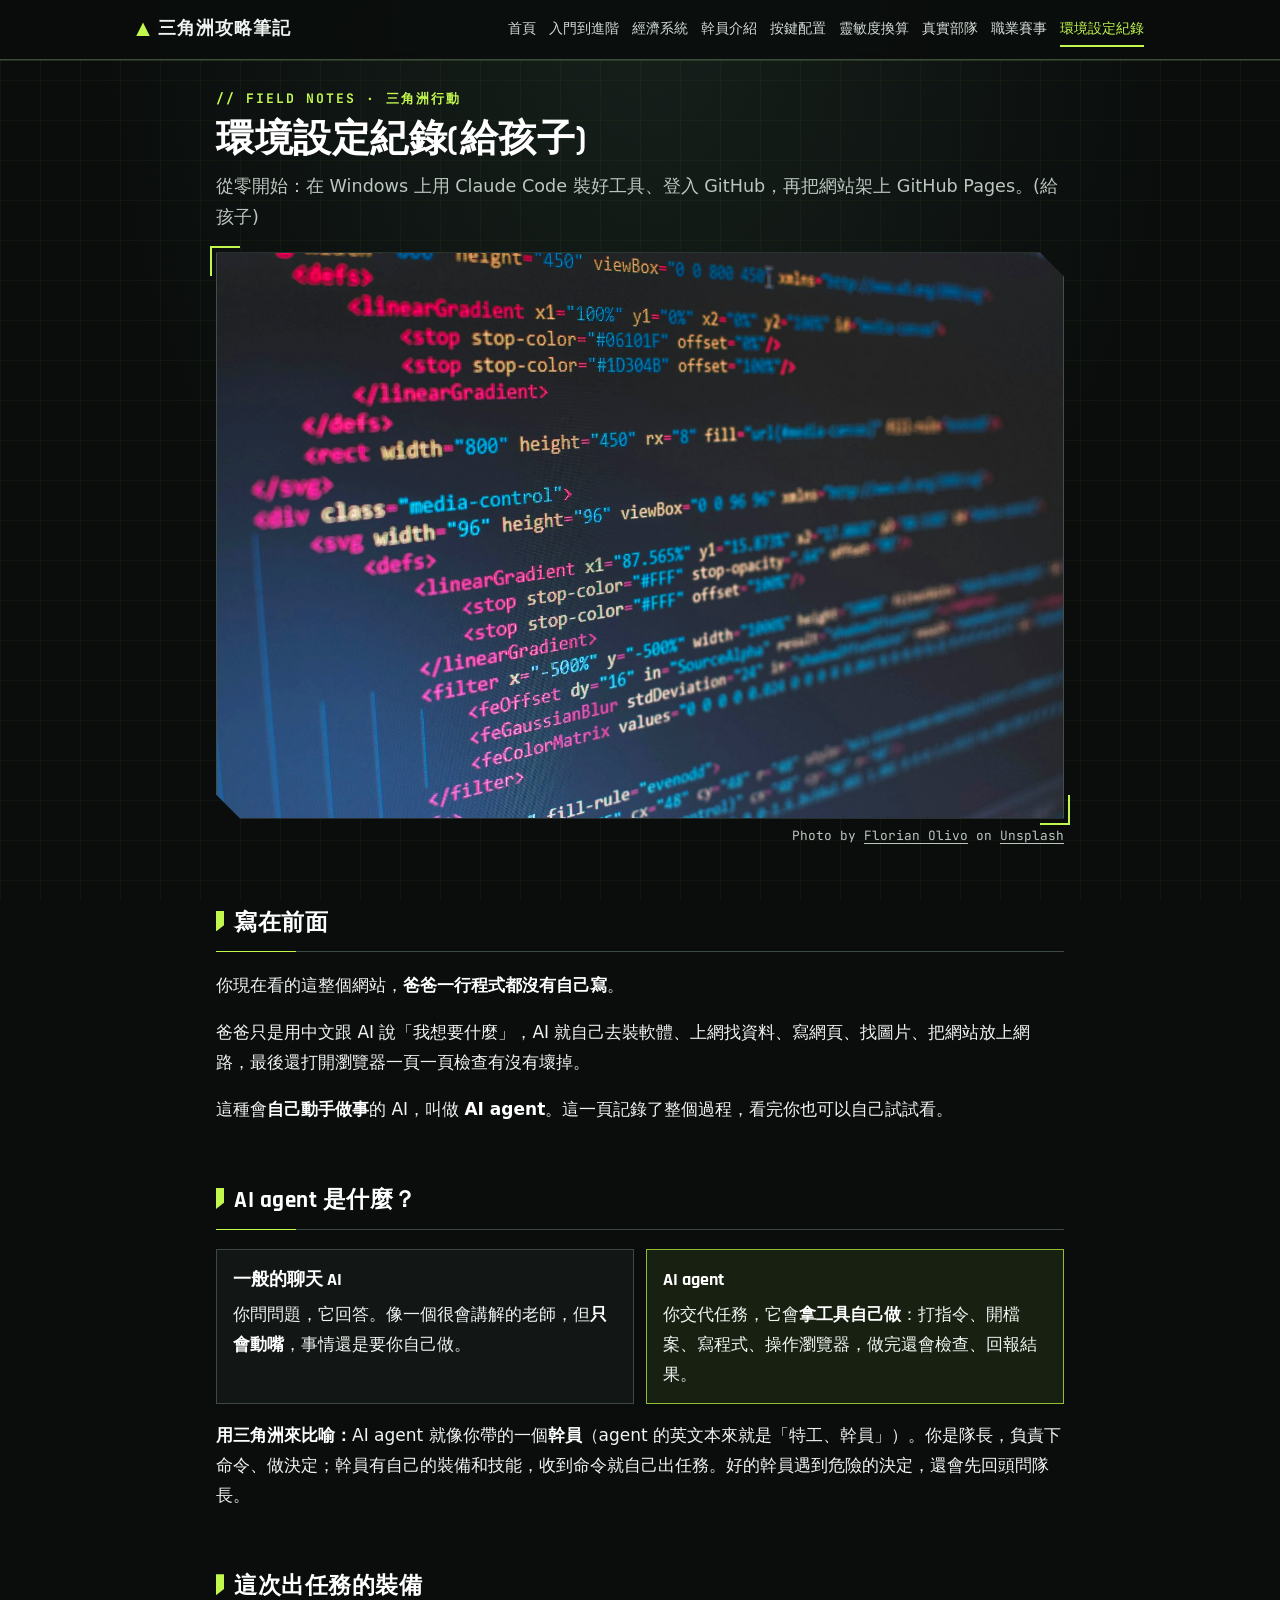
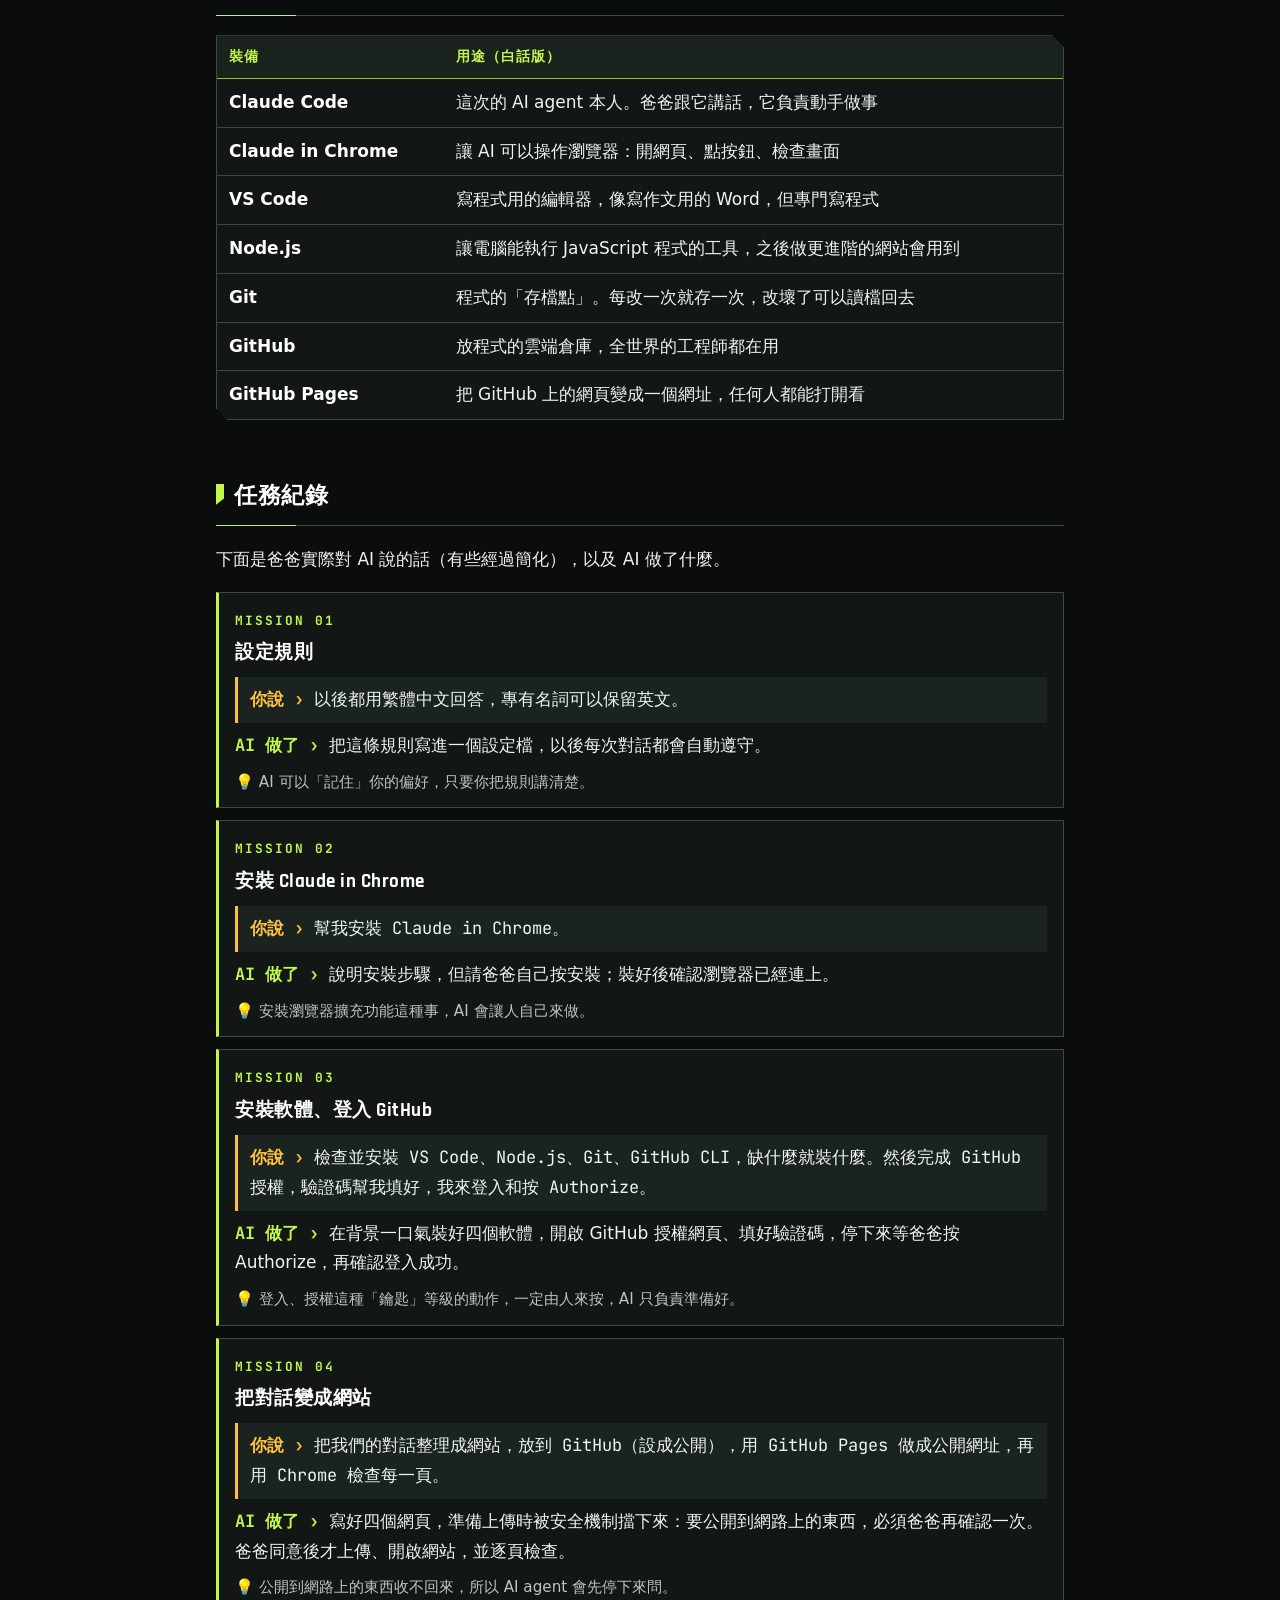
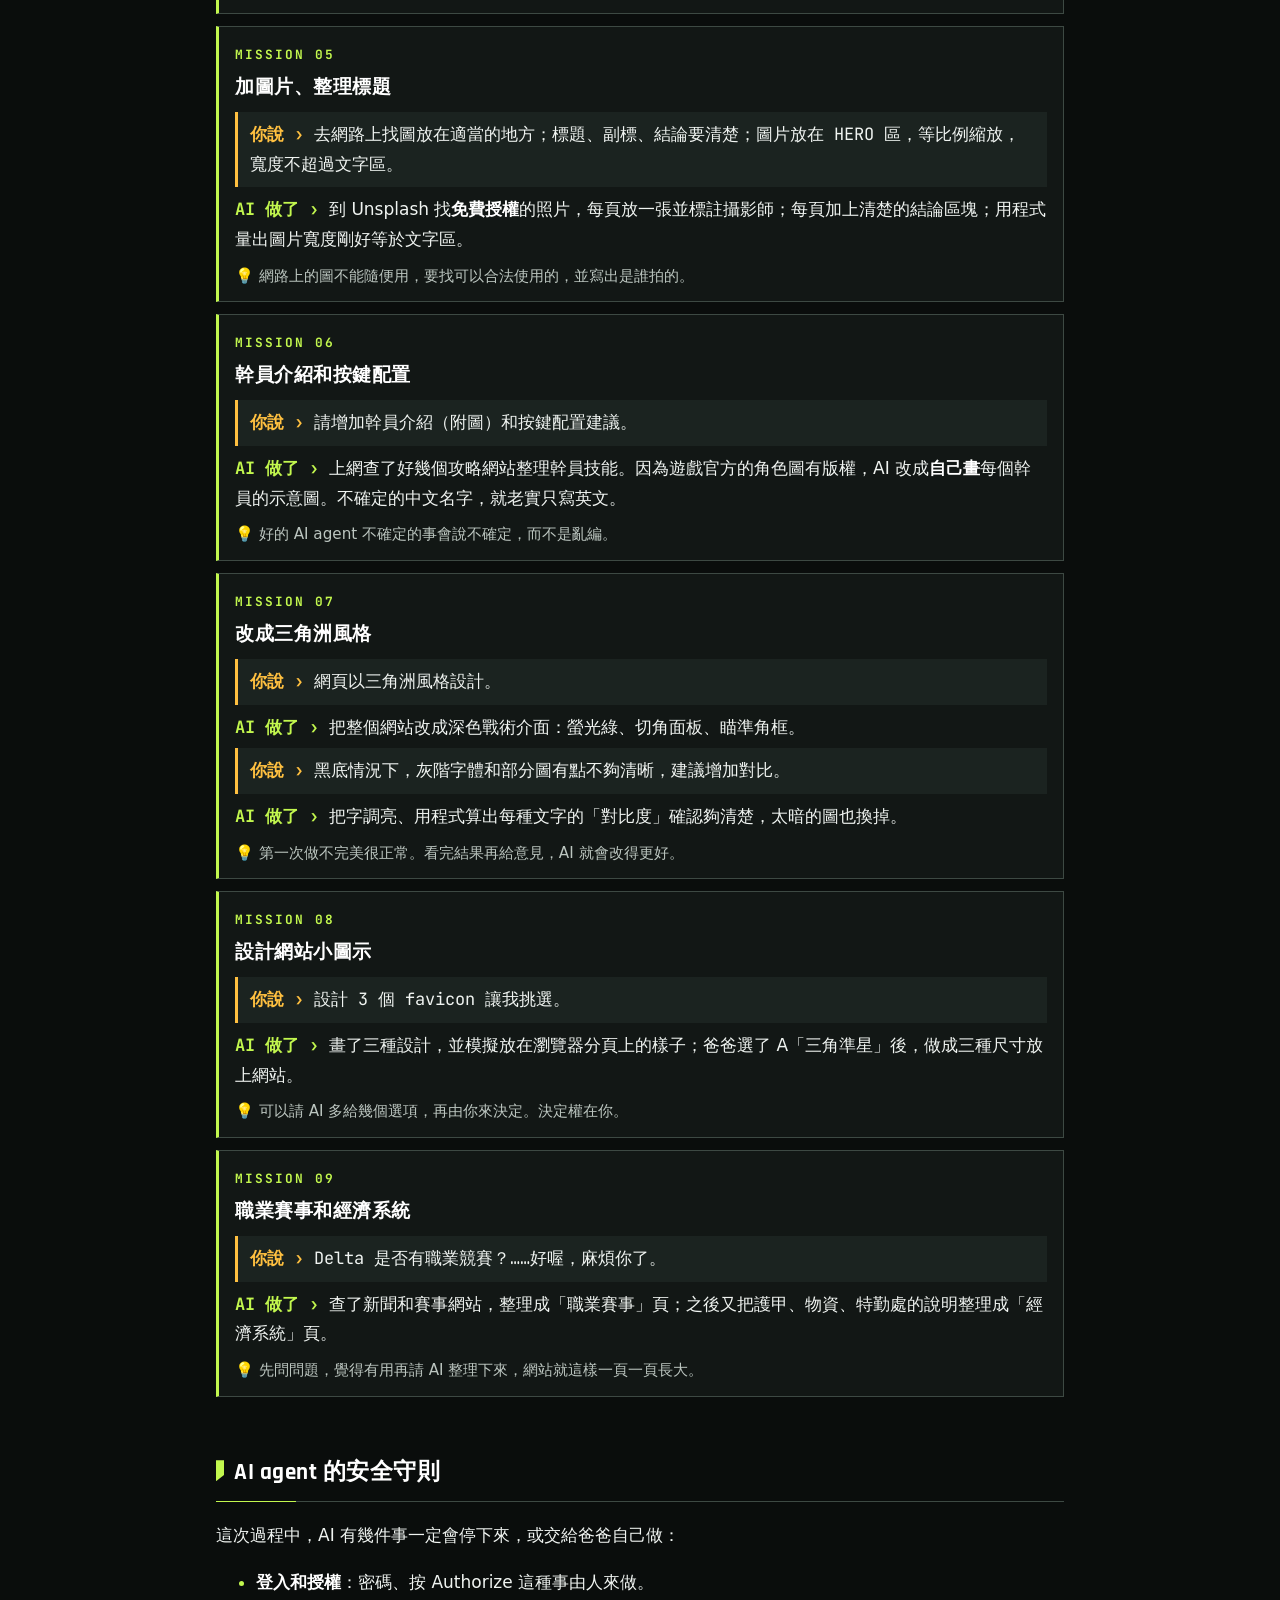
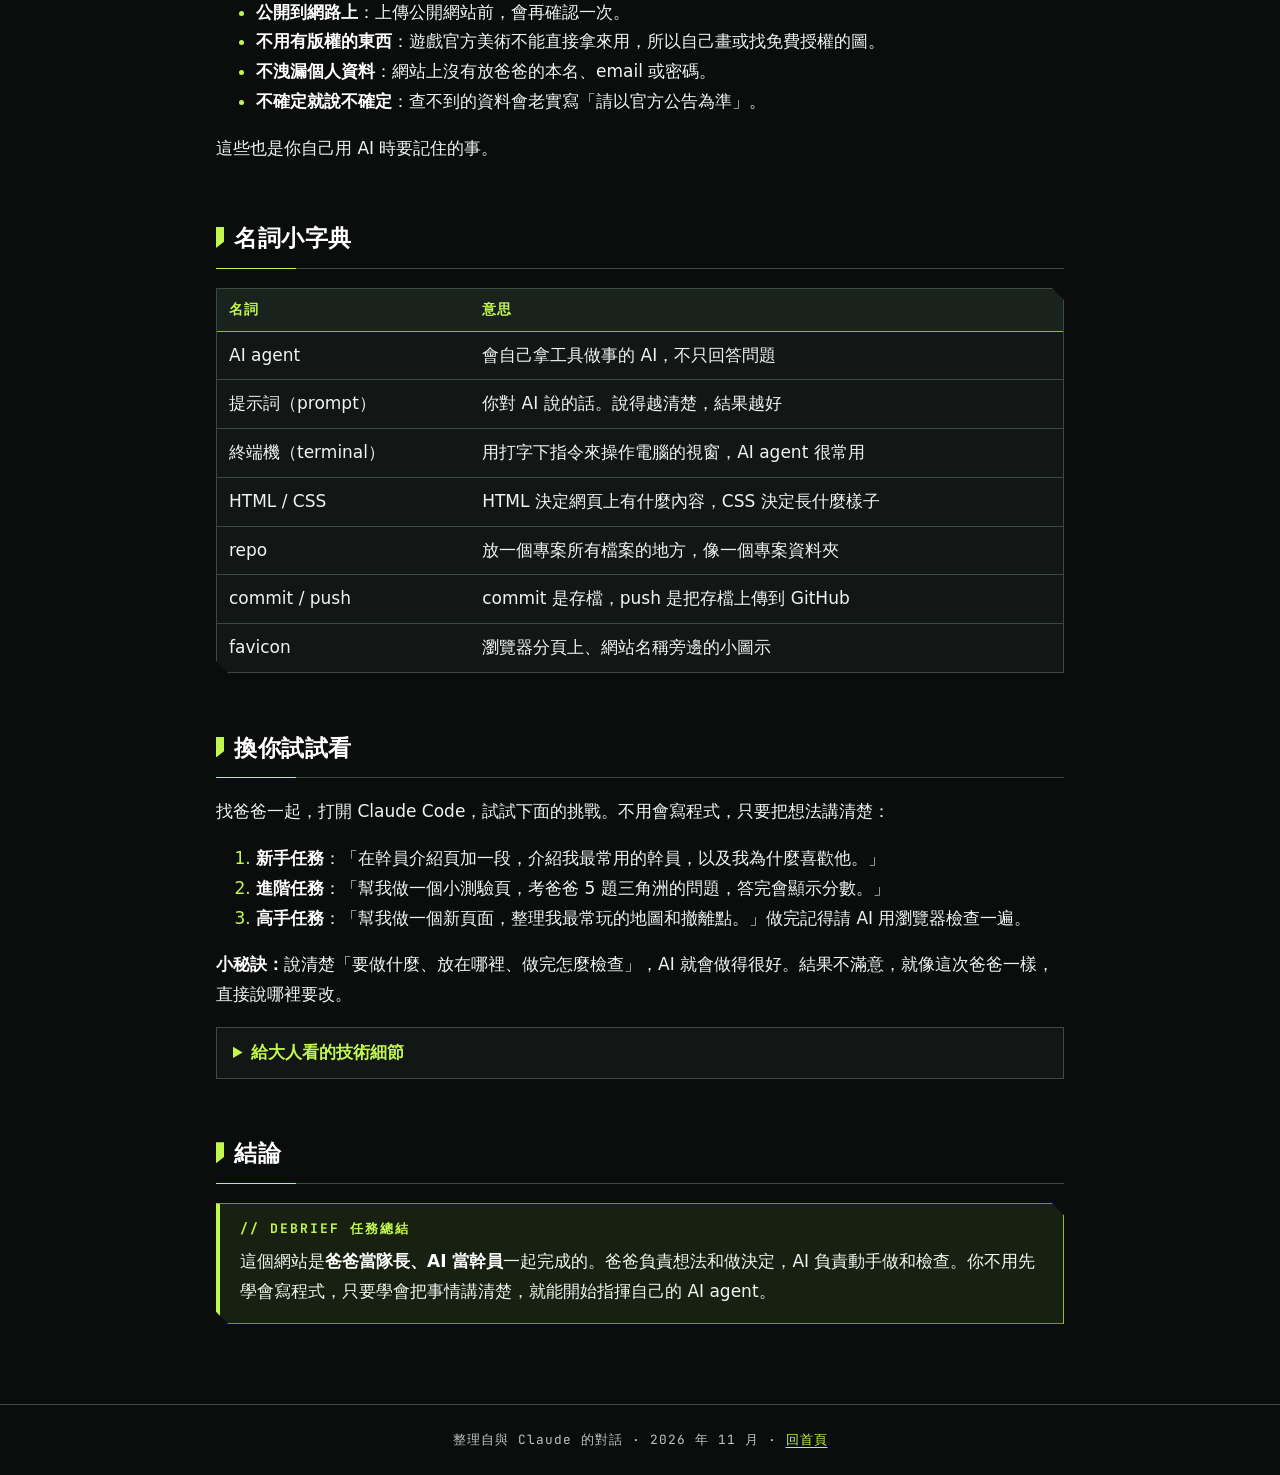
<file: setup.html>
<!doctype html>
<html lang="zh-Hant">
<head>
  <meta charset="utf-8">
  <meta name="viewport" content="width=device-width, initial-scale=1">
  <title>環境設定紀錄</title>
  <meta name="description" content="這個網站是怎麼做出來的：爸爸用說的，AI agent 幫忙裝軟體、寫網站、架上網路。寫給孩子的 AI agent 入門。">
  <link rel="stylesheet" href="style.css?v=4">
  <link rel="icon" href="favicon.svg" type="image/svg+xml">
  <link rel="icon" href="favicon-32.png" type="image/png" sizes="32x32">
  <link rel="apple-touch-icon" href="apple-touch-icon.png">
  <style>
    .compare { display: grid; grid-template-columns: repeat(auto-fit, minmax(240px, 1fr)); gap: 12px; margin: 12px 0; }
    .compare > div { background: var(--surface); border: 1px solid var(--border); padding: 14px 16px; }
    .compare > div.agent { border-color: var(--accent-dim); background: var(--accent-soft); }
    .compare > div > strong { display: block; font-family: var(--display); font-size: 1.15rem; margin-bottom: 4px; }
    .compare p { margin: 0; }
    .mission { background: var(--surface); border: 1px solid var(--border); border-left: 3px solid var(--accent); padding: 12px 16px; margin: 12px 0; }
    .mission .no { font-family: var(--mono); font-size: 0.8rem; font-weight: 700; letter-spacing: 2px; color: var(--accent); }
    .mission h3 { margin: 2px 0 8px; color: #fff; }
    .say { font-family: var(--mono); background: var(--code-bg); border-left: 3px solid var(--warn); padding: 8px 12px; margin: 6px 0 8px; color: var(--text); }
    .say::before { content: "你說 › "; color: var(--warn); font-weight: 700; }
    .did { margin: 0; }
    .did::before { content: "AI 做了 › "; font-family: var(--mono); color: var(--accent); font-weight: 700; }
    .mission .lesson { margin: 8px 0 0; color: var(--muted); font-size: 0.95rem; }
    .mission .lesson::before { content: "💡 "; }
    details { background: var(--surface); border: 1px solid var(--border); padding: 10px 16px; margin: 16px 0; }
    summary { cursor: pointer; font-weight: 700; color: var(--accent); }
  </style>
</head>
<body>
  <header>
    <nav class="nav">
      <a class="brand" href="index.html">三角洲攻略筆記</a>
      <a href="index.html">首頁</a>
      <a href="guide.html">入門到進階</a>
      <a href="economy.html">經濟系統</a>
      <a href="operators.html">幹員介紹</a>
      <a href="keybinds.html">按鍵配置</a>
      <a href="sensitivity.html">靈敏度換算</a>
      <a href="units.html">真實部隊</a>
      <a href="esports.html">職業賽事</a>
      <a class="active" href="setup.html">環境設定紀錄</a>
    </nav>
  </header>

  <main>
    <section class="hero">
      <h1>環境設定紀錄(給孩子)</h1>
      <p class="lead">從零開始：在 Windows 上用 Claude Code 裝好工具、登入 GitHub，再把網站架上 GitHub Pages。(給孩子)</p>
      <figure>
        <img src="images/hero-setup.jpg" width="1600" height="1067" alt="螢幕上顯示的彩色 HTML 程式碼">
        <figcaption>Photo by <a href="https://unsplash.com/@florianolv" target="_blank" rel="noopener">Florian Olivo</a> on <a href="https://unsplash.com/photos/4hbJ-eymZ1o" target="_blank" rel="noopener">Unsplash</a></figcaption>
      </figure>
    </section>

    <h2>寫在前面</h2>
    <p>你現在看的這整個網站，<strong>爸爸一行程式都沒有自己寫</strong>。</p>
    <p>爸爸只是用中文跟 AI 說「我想要什麼」，AI 就自己去裝軟體、上網找資料、寫網頁、找圖片、把網站放上網路，最後還打開瀏覽器一頁一頁檢查有沒有壞掉。</p>
    <p>這種會<strong>自己動手做事</strong>的 AI，叫做 <strong>AI agent</strong>。這一頁記錄了整個過程，看完你也可以自己試試看。</p>

    <h2>AI agent 是什麼？</h2>
    <div class="compare">
      <div>
        <strong>一般的聊天 AI</strong>
        <p>你問問題，它回答。像一個很會講解的老師，但<strong>只會動嘴</strong>，事情還是要你自己做。</p>
      </div>
      <div class="agent">
        <strong>AI agent</strong>
        <p>你交代任務，它會<strong>拿工具自己做</strong>：打指令、開檔案、寫程式、操作瀏覽器，做完還會檢查、回報結果。</p>
      </div>
    </div>
    <p><strong>用三角洲來比喻：</strong>AI agent 就像你帶的一個<strong>幹員</strong>（agent 的英文本來就是「特工、幹員」）。你是隊長，負責下命令、做決定；幹員有自己的裝備和技能，收到命令就自己出任務。好的幹員遇到危險的決定，還會先回頭問隊長。</p>

    <h2>這次出任務的裝備</h2>
    <div class="table-wrap">
      <table>
        <thead><tr><th>裝備</th><th>用途（白話版）</th></tr></thead>
        <tbody>
          <tr><td><strong>Claude Code</strong></td><td>這次的 AI agent 本人。爸爸跟它講話，它負責動手做事</td></tr>
          <tr><td><strong>Claude in Chrome</strong></td><td>讓 AI 可以操作瀏覽器：開網頁、點按鈕、檢查畫面</td></tr>
          <tr><td><strong>VS Code</strong></td><td>寫程式用的編輯器，像寫作文用的 Word，但專門寫程式</td></tr>
          <tr><td><strong>Node.js</strong></td><td>讓電腦能執行 JavaScript 程式的工具，之後做更進階的網站會用到</td></tr>
          <tr><td><strong>Git</strong></td><td>程式的「存檔點」。每改一次就存一次，改壞了可以讀檔回去</td></tr>
          <tr><td><strong>GitHub</strong></td><td>放程式的雲端倉庫，全世界的工程師都在用</td></tr>
          <tr><td><strong>GitHub Pages</strong></td><td>把 GitHub 上的網頁變成一個網址，任何人都能打開看</td></tr>
        </tbody>
      </table>
    </div>

    <h2>任務紀錄</h2>
    <p>下面是爸爸實際對 AI 說的話（有些經過簡化），以及 AI 做了什麼。</p>

    <div class="mission">
      <span class="no">MISSION 01</span>
      <h3>設定規則</h3>
      <p class="say">以後都用繁體中文回答，專有名詞可以保留英文。</p>
      <p class="did">把這條規則寫進一個設定檔，以後每次對話都會自動遵守。</p>
      <p class="lesson">AI 可以「記住」你的偏好，只要你把規則講清楚。</p>
    </div>

    <div class="mission">
      <span class="no">MISSION 02</span>
      <h3>安裝 Claude in Chrome</h3>
      <p class="say">幫我安裝 Claude in Chrome。</p>
      <p class="did">說明安裝步驟，但請爸爸自己按安裝；裝好後確認瀏覽器已經連上。</p>
      <p class="lesson">安裝瀏覽器擴充功能這種事，AI 會讓人自己來做。</p>
    </div>

    <div class="mission">
      <span class="no">MISSION 03</span>
      <h3>安裝軟體、登入 GitHub</h3>
      <p class="say">檢查並安裝 VS Code、Node.js、Git、GitHub CLI，缺什麼就裝什麼。然後完成 GitHub 授權，驗證碼幫我填好，我來登入和按 Authorize。</p>
      <p class="did">在背景一口氣裝好四個軟體，開啟 GitHub 授權網頁、填好驗證碼，停下來等爸爸按 Authorize，再確認登入成功。</p>
      <p class="lesson">登入、授權這種「鑰匙」等級的動作，一定由人來按，AI 只負責準備好。</p>
    </div>

    <div class="mission">
      <span class="no">MISSION 04</span>
      <h3>把對話變成網站</h3>
      <p class="say">把我們的對話整理成網站，放到 GitHub（設成公開），用 GitHub Pages 做成公開網址，再用 Chrome 檢查每一頁。</p>
      <p class="did">寫好四個網頁，準備上傳時被安全機制擋下來：要公開到網路上的東西，必須爸爸再確認一次。爸爸同意後才上傳、開啟網站，並逐頁檢查。</p>
      <p class="lesson">公開到網路上的東西收不回來，所以 AI agent 會先停下來問。</p>
    </div>

    <div class="mission">
      <span class="no">MISSION 05</span>
      <h3>加圖片、整理標題</h3>
      <p class="say">去網路上找圖放在適當的地方；標題、副標、結論要清楚；圖片放在 HERO 區，等比例縮放，寬度不超過文字區。</p>
      <p class="did">到 Unsplash 找<strong>免費授權</strong>的照片，每頁放一張並標註攝影師；每頁加上清楚的結論區塊；用程式量出圖片寬度剛好等於文字區。</p>
      <p class="lesson">網路上的圖不能隨便用，要找可以合法使用的，並寫出是誰拍的。</p>
    </div>

    <div class="mission">
      <span class="no">MISSION 06</span>
      <h3>幹員介紹和按鍵配置</h3>
      <p class="say">請增加幹員介紹（附圖）和按鍵配置建議。</p>
      <p class="did">上網查了好幾個攻略網站整理幹員技能。因為遊戲官方的角色圖有版權，AI 改成<strong>自己畫</strong>每個幹員的示意圖。不確定的中文名字，就老實只寫英文。</p>
      <p class="lesson">好的 AI agent 不確定的事會說不確定，而不是亂編。</p>
    </div>

    <div class="mission">
      <span class="no">MISSION 07</span>
      <h3>改成三角洲風格</h3>
      <p class="say">網頁以三角洲風格設計。</p>
      <p class="did">把整個網站改成深色戰術介面：螢光綠、切角面板、瞄準角框。</p>
      <p class="say">黑底情況下，灰階字體和部分圖有點不夠清晰，建議增加對比。</p>
      <p class="did">把字調亮、用程式算出每種文字的「對比度」確認夠清楚，太暗的圖也換掉。</p>
      <p class="lesson">第一次做不完美很正常。看完結果再給意見，AI 就會改得更好。</p>
    </div>

    <div class="mission">
      <span class="no">MISSION 08</span>
      <h3>設計網站小圖示</h3>
      <p class="say">設計 3 個 favicon 讓我挑選。</p>
      <p class="did">畫了三種設計，並模擬放在瀏覽器分頁上的樣子；爸爸選了 A「三角準星」後，做成三種尺寸放上網站。</p>
      <p class="lesson">可以請 AI 多給幾個選項，再由你來決定。決定權在你。</p>
    </div>

    <div class="mission">
      <span class="no">MISSION 09</span>
      <h3>職業賽事和經濟系統</h3>
      <p class="say">Delta 是否有職業競賽？……好喔，麻煩你了。</p>
      <p class="did">查了新聞和賽事網站，整理成「職業賽事」頁；之後又把護甲、物資、特勤處的說明整理成「經濟系統」頁。</p>
      <p class="lesson">先問問題，覺得有用再請 AI 整理下來，網站就這樣一頁一頁長大。</p>
    </div>

    <h2>AI agent 的安全守則</h2>
    <p>這次過程中，AI 有幾件事一定會停下來，或交給爸爸自己做：</p>
    <ul>
      <li><strong>登入和授權</strong>：密碼、按 Authorize 這種事由人來做。</li>
      <li><strong>公開到網路上</strong>：上傳公開網站前，會再確認一次。</li>
      <li><strong>不用有版權的東西</strong>：遊戲官方美術不能直接拿來用，所以自己畫或找免費授權的圖。</li>
      <li><strong>不洩漏個人資料</strong>：網站上沒有放爸爸的本名、email 或密碼。</li>
      <li><strong>不確定就說不確定</strong>：查不到的資料會老實寫「請以官方公告為準」。</li>
    </ul>
    <p>這些也是你自己用 AI 時要記住的事。</p>

    <h2>名詞小字典</h2>
    <div class="table-wrap">
      <table>
        <thead><tr><th>名詞</th><th>意思</th></tr></thead>
        <tbody>
          <tr><td>AI agent</td><td>會自己拿工具做事的 AI，不只回答問題</td></tr>
          <tr><td>提示詞（prompt）</td><td>你對 AI 說的話。說得越清楚，結果越好</td></tr>
          <tr><td>終端機（terminal）</td><td>用打字下指令來操作電腦的視窗，AI agent 很常用</td></tr>
          <tr><td>HTML / CSS</td><td>HTML 決定網頁上有什麼內容，CSS 決定長什麼樣子</td></tr>
          <tr><td>repo</td><td>放一個專案所有檔案的地方，像一個專案資料夾</td></tr>
          <tr><td>commit / push</td><td>commit 是存檔，push 是把存檔上傳到 GitHub</td></tr>
          <tr><td>favicon</td><td>瀏覽器分頁上、網站名稱旁邊的小圖示</td></tr>
        </tbody>
      </table>
    </div>

    <h2>換你試試看</h2>
    <p>找爸爸一起，打開 Claude Code，試試下面的挑戰。不用會寫程式，只要把想法講清楚：</p>
    <ol>
      <li><strong>新手任務</strong>：「在幹員介紹頁加一段，介紹我最常用的幹員，以及我為什麼喜歡他。」</li>
      <li><strong>進階任務</strong>：「幫我做一個小測驗頁，考爸爸 5 題三角洲的問題，答完會顯示分數。」</li>
      <li><strong>高手任務</strong>：「幫我做一個新頁面，整理我最常玩的地圖和撤離點。」做完記得請 AI 用瀏覽器檢查一遍。</li>
    </ol>
    <p><strong>小秘訣：</strong>說清楚「要做什麼、放在哪裡、做完怎麼檢查」，AI 就會做得很好。結果不滿意，就像這次爸爸一樣，直接說哪裡要改。</p>

    <details>
      <summary>給大人看的技術細節</summary>
      <ul>
        <li>語言偏好寫在使用者層級的 <code>CLAUDE.md</code>，所有專案都適用。</li>
        <li>用 <code>winget</code> 安裝：VS Code 1.143.1、Node.js LTS v26.13.0（npm 11.20.0）、Git 2.56.0、GitHub CLI 2.103.3。安裝後要開新的終端機視窗，PATH 才會更新。</li>
        <li>GitHub 登入用 device flow：<code>gh auth login --web</code>，再用 <code>gh auth setup-git</code> 讓 Git 使用 GitHub CLI 的憑證。</li>
        <li>網站是純 HTML + CSS 的靜態網站，用 <code>gh repo create</code> 建立公開 repo，透過 GitHub API 開啟 GitHub Pages（<code>main</code> branch 根目錄）。</li>
        <li>圖片來自 Unsplash 免費授權；favicon 以 SVG 為主，另有 32px PNG 和 180px apple-touch-icon。</li>
      </ul>
    </details>

    <h2>結論</h2>
    <div class="conclusion">
      <p>這個網站是<strong>爸爸當隊長、AI 當幹員</strong>一起完成的。爸爸負責想法和做決定，AI 負責動手做和檢查。你不用先學會寫程式，只要學會把事情講清楚，就能開始指揮自己的 AI agent。</p>
    </div>
  </main>

  <footer>整理自與 Claude 的對話 · 2026 年 11 月 · <a href="index.html">回首頁</a></footer>
</body>
</html>
</file>
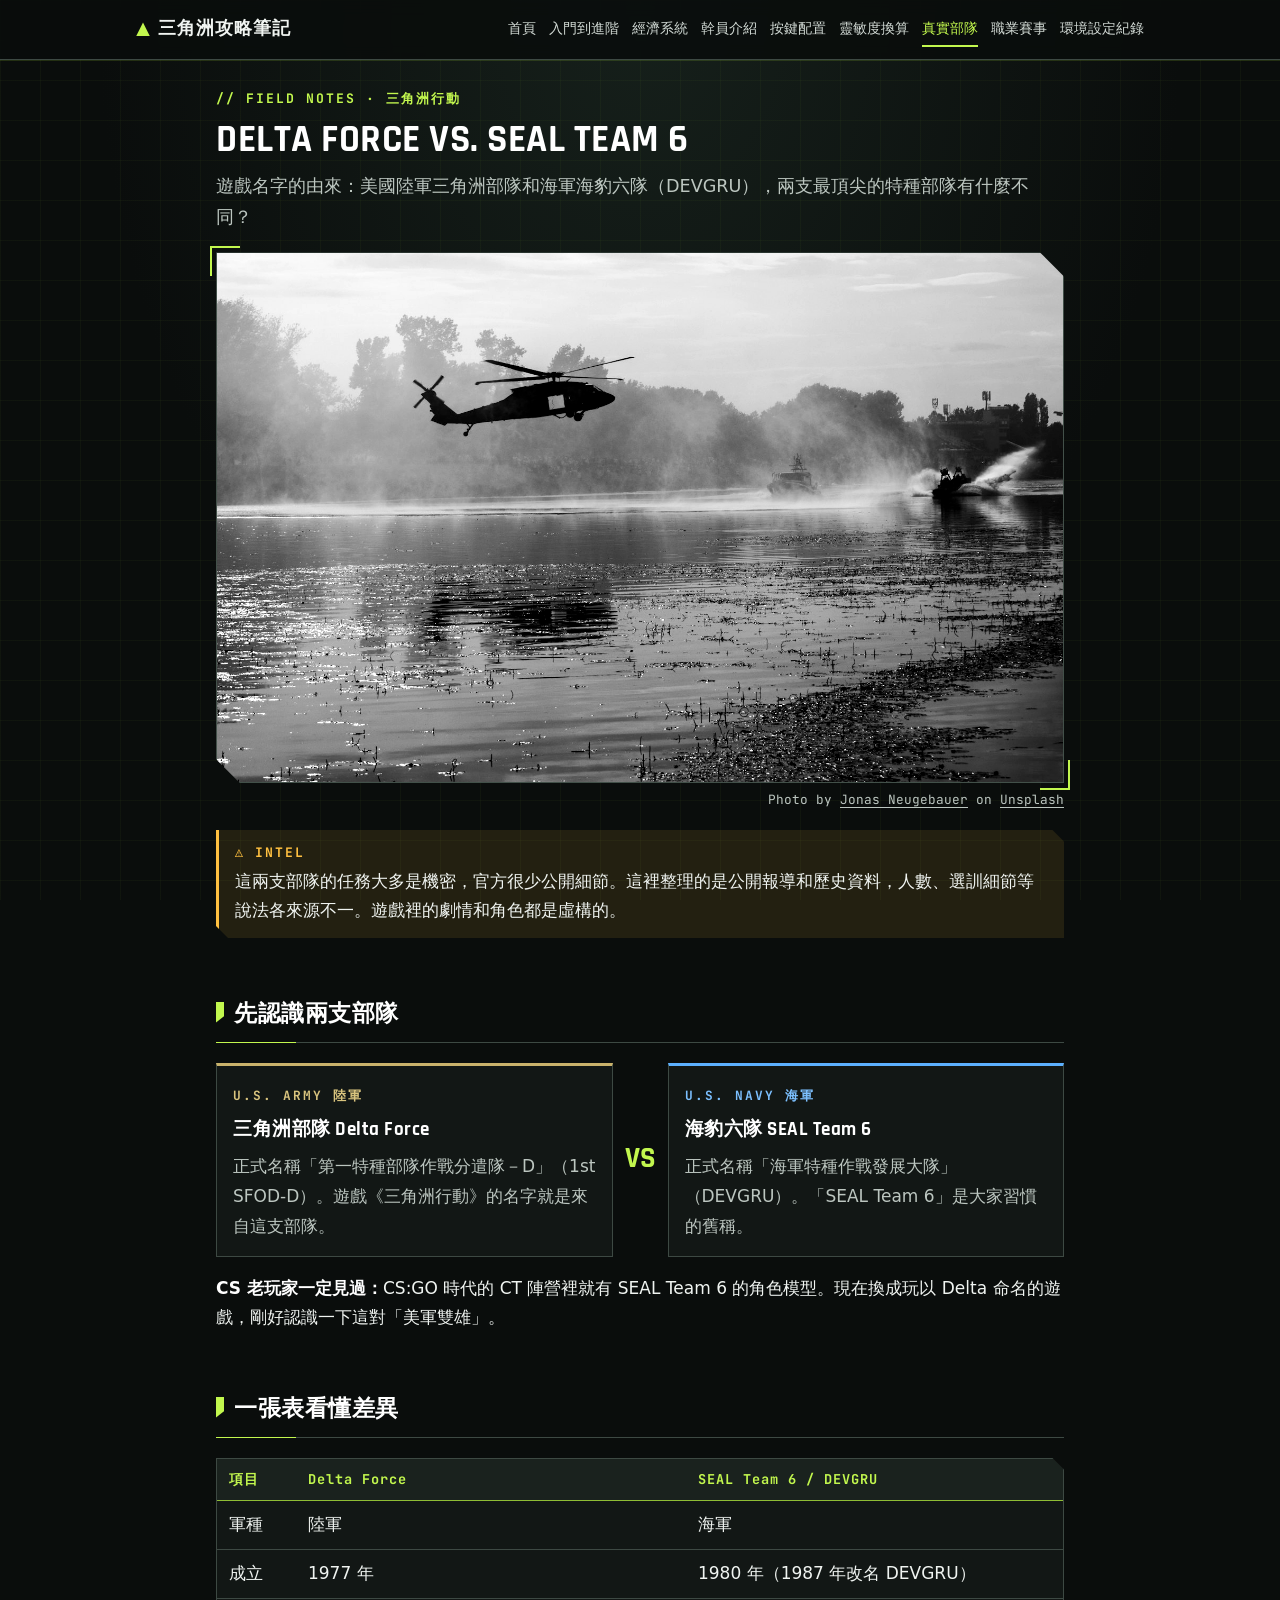
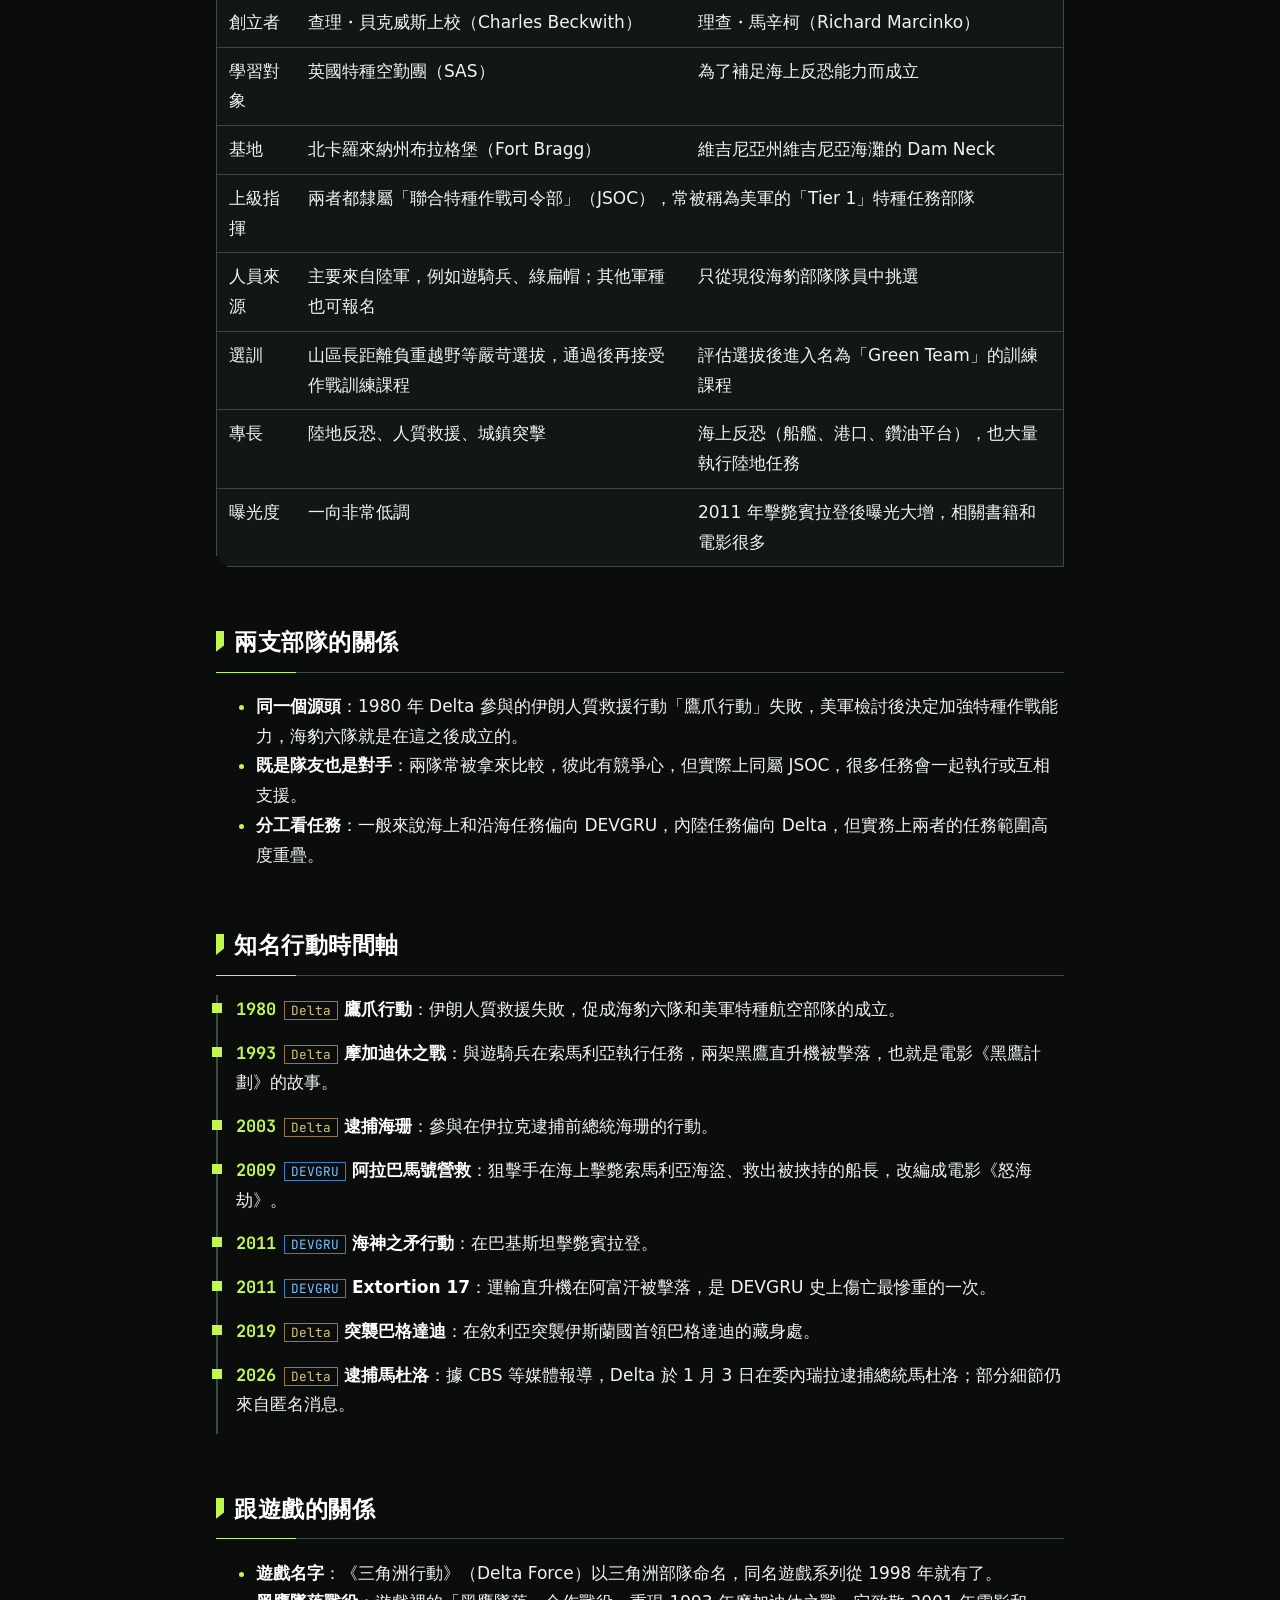
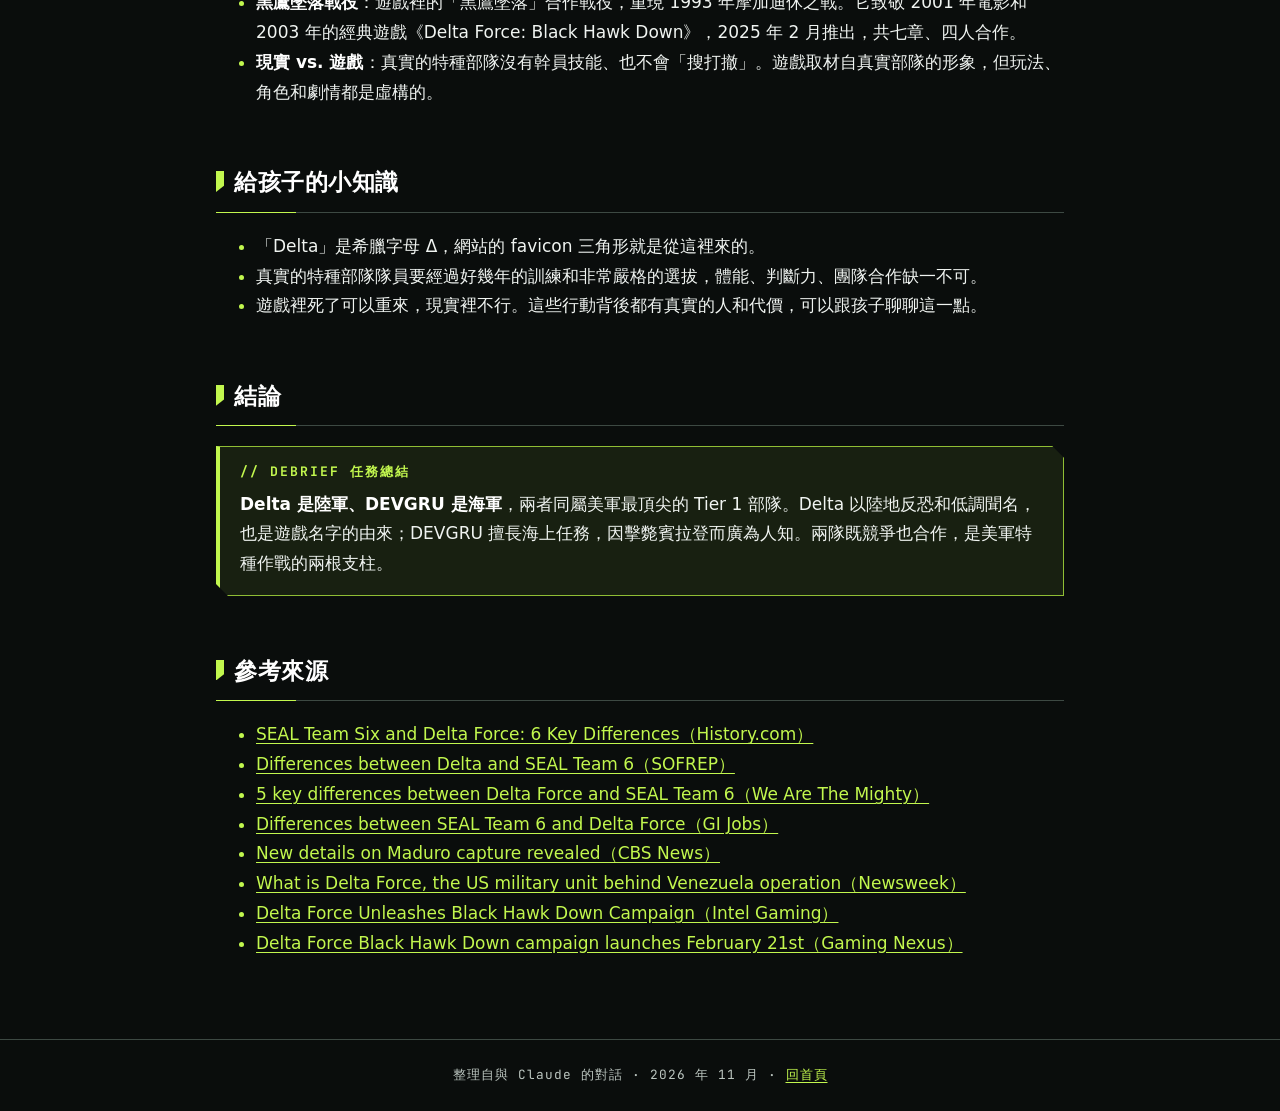
<file: units.html>
<!doctype html>
<html lang="zh-Hant">
<head>
  <meta charset="utf-8">
  <meta name="viewport" content="width=device-width, initial-scale=1">
  <title>真實部隊比較</title>
  <meta name="description" content="遊戲名字的由來：美國陸軍三角洲部隊（Delta Force）與海軍海豹六隊（SEAL Team 6 / DEVGRU）的比較說明。">
  <link rel="stylesheet" href="style.css?v=4">
  <link rel="icon" href="favicon.svg" type="image/svg+xml">
  <link rel="icon" href="favicon-32.png" type="image/png" sizes="32x32">
  <link rel="apple-touch-icon" href="apple-touch-icon.png">
  <style>
    .vs { display: grid; grid-template-columns: 1fr auto 1fr; gap: 12px; align-items: stretch; margin: 16px 0; }
    .vs .side { background: var(--surface); border: 1px solid var(--border); padding: 14px 16px; }
    .vs .army { border-top: 3px solid #c9b26b; }
    .vs .navy { border-top: 3px solid #5cb0ff; }
    .vs .side .tag2 { font-family: var(--mono); font-size: 0.8rem; font-weight: 700; letter-spacing: 2px; }
    .vs .army .tag2 { color: #d9c47e; }
    .vs .navy .tag2 { color: #7cc0ff; }
    .vs .side h3 { margin: 4px 0 6px; color: #fff; }
    .vs .side p { margin: 0; color: var(--muted); }
    .vs .mid { align-self: center; font-family: var(--display); font-size: 1.8rem; font-weight: 700; color: var(--accent); }
    @media (max-width: 600px) { .vs { grid-template-columns: 1fr; } .vs .mid { text-align: center; } }
    .timeline { list-style: none; padding: 0; margin: 12px 0; border-left: 2px solid var(--border); }
    .timeline li { position: relative; padding: 0 0 14px 18px; }
    .timeline li::before { content: ""; position: absolute; left: -6px; top: 8px; width: 10px; height: 10px; background: var(--accent); }
    .timeline .yr { font-family: var(--mono); font-weight: 700; color: var(--accent); margin-right: 8px; }
    .timeline .who { font-family: var(--mono); font-size: 0.8rem; padding: 0 6px; margin-right: 6px; border: 1px solid; }
    .timeline .who.d { color: #d9c47e; border-color: #8f7d3f; }
    .timeline .who.s { color: #7cc0ff; border-color: #3a7fc2; }
  </style>
</head>
<body>
  <header>
    <nav class="nav">
      <a class="brand" href="index.html">三角洲攻略筆記</a>
      <a href="index.html">首頁</a>
      <a href="guide.html">入門到進階</a>
      <a href="economy.html">經濟系統</a>
      <a href="operators.html">幹員介紹</a>
      <a href="keybinds.html">按鍵配置</a>
      <a href="sensitivity.html">靈敏度換算</a>
      <a class="active" href="units.html">真實部隊</a>
      <a href="esports.html">職業賽事</a>
      <a href="setup.html">環境設定紀錄</a>
    </nav>
  </header>

  <main>
    <section class="hero">
      <h1>Delta Force vs. SEAL Team 6</h1>
      <p class="lead">遊戲名字的由來：美國陸軍三角洲部隊和海軍海豹六隊（DEVGRU），兩支最頂尖的特種部隊有什麼不同？</p>
      <figure>
        <img src="images/hero-units.jpg" width="1600" height="1000" alt="黑白照片：一架黑鷹直升機低空飛過起霧的水面，遠處有快艇激起水花">
        <figcaption>Photo by <a href="https://unsplash.com/@jneugebauer" target="_blank" rel="noopener">Jonas Neugebauer</a> on <a href="https://unsplash.com/photos/mpFEE1Hkyow" target="_blank" rel="noopener">Unsplash</a></figcaption>
      </figure>
    </section>

    <div class="note">這兩支部隊的任務大多是機密，官方很少公開細節。這裡整理的是公開報導和歷史資料，人數、選訓細節等說法各來源不一。遊戲裡的劇情和角色都是虛構的。</div>

    <h2>先認識兩支部隊</h2>
    <div class="vs">
      <div class="side army">
        <span class="tag2">U.S. ARMY 陸軍</span>
        <h3>三角洲部隊 Delta Force</h3>
        <p>正式名稱「第一特種部隊作戰分遣隊－D」（1st SFOD-D）。遊戲《三角洲行動》的名字就是來自這支部隊。</p>
      </div>
      <div class="mid">VS</div>
      <div class="side navy">
        <span class="tag2">U.S. NAVY 海軍</span>
        <h3>海豹六隊 SEAL Team 6</h3>
        <p>正式名稱「海軍特種作戰發展大隊」（DEVGRU）。「SEAL Team 6」是大家習慣的舊稱。</p>
      </div>
    </div>
    <p><strong>CS 老玩家一定見過：</strong>CS:GO 時代的 CT 陣營裡就有 SEAL Team 6 的角色模型。現在換成玩以 Delta 命名的遊戲，剛好認識一下這對「美軍雙雄」。</p>

    <h2>一張表看懂差異</h2>
    <div class="table-wrap">
      <table>
        <thead><tr><th>項目</th><th>Delta Force</th><th>SEAL Team 6 / DEVGRU</th></tr></thead>
        <tbody>
          <tr><td>軍種</td><td>陸軍</td><td>海軍</td></tr>
          <tr><td>成立</td><td>1977 年</td><td>1980 年（1987 年改名 DEVGRU）</td></tr>
          <tr><td>創立者</td><td>查理・貝克威斯上校（Charles Beckwith）</td><td>理查・馬辛柯（Richard Marcinko）</td></tr>
          <tr><td>學習對象</td><td>英國特種空勤團（SAS）</td><td>為了補足海上反恐能力而成立</td></tr>
          <tr><td>基地</td><td>北卡羅來納州布拉格堡（Fort Bragg）</td><td>維吉尼亞州維吉尼亞海灘的 Dam Neck</td></tr>
          <tr><td>上級指揮</td><td colspan="2">兩者都隸屬「聯合特種作戰司令部」（JSOC），常被稱為美軍的「Tier 1」特種任務部隊</td></tr>
          <tr><td>人員來源</td><td>主要來自陸軍，例如遊騎兵、綠扁帽；其他軍種也可報名</td><td>只從現役海豹部隊隊員中挑選</td></tr>
          <tr><td>選訓</td><td>山區長距離負重越野等嚴苛選拔，通過後再接受作戰訓練課程</td><td>評估選拔後進入名為「Green Team」的訓練課程</td></tr>
          <tr><td>專長</td><td>陸地反恐、人質救援、城鎮突擊</td><td>海上反恐（船艦、港口、鑽油平台），也大量執行陸地任務</td></tr>
          <tr><td>曝光度</td><td>一向非常低調</td><td>2011 年擊斃賓拉登後曝光大增，相關書籍和電影很多</td></tr>
        </tbody>
      </table>
    </div>

    <h2>兩支部隊的關係</h2>
    <ul>
      <li><strong>同一個源頭</strong>：1980 年 Delta 參與的伊朗人質救援行動「鷹爪行動」失敗，美軍檢討後決定加強特種作戰能力，海豹六隊就是在這之後成立的。</li>
      <li><strong>既是隊友也是對手</strong>：兩隊常被拿來比較，彼此有競爭心，但實際上同屬 JSOC，很多任務會一起執行或互相支援。</li>
      <li><strong>分工看任務</strong>：一般來說海上和沿海任務偏向 DEVGRU，內陸任務偏向 Delta，但實務上兩者的任務範圍高度重疊。</li>
    </ul>

    <h2>知名行動時間軸</h2>
    <ul class="timeline">
      <li><span class="yr">1980</span><span class="who d">Delta</span><strong>鷹爪行動</strong>：伊朗人質救援失敗，促成海豹六隊和美軍特種航空部隊的成立。</li>
      <li><span class="yr">1993</span><span class="who d">Delta</span><strong>摩加迪休之戰</strong>：與遊騎兵在索馬利亞執行任務，兩架黑鷹直升機被擊落，也就是電影《黑鷹計劃》的故事。</li>
      <li><span class="yr">2003</span><span class="who d">Delta</span><strong>逮捕海珊</strong>：參與在伊拉克逮捕前總統海珊的行動。</li>
      <li><span class="yr">2009</span><span class="who s">DEVGRU</span><strong>阿拉巴馬號營救</strong>：狙擊手在海上擊斃索馬利亞海盜、救出被挾持的船長，改編成電影《怒海劫》。</li>
      <li><span class="yr">2011</span><span class="who s">DEVGRU</span><strong>海神之矛行動</strong>：在巴基斯坦擊斃賓拉登。</li>
      <li><span class="yr">2011</span><span class="who s">DEVGRU</span><strong>Extortion 17</strong>：運輸直升機在阿富汗被擊落，是 DEVGRU 史上傷亡最慘重的一次。</li>
      <li><span class="yr">2019</span><span class="who d">Delta</span><strong>突襲巴格達迪</strong>：在敘利亞突襲伊斯蘭國首領巴格達迪的藏身處。</li>
      <li><span class="yr">2026</span><span class="who d">Delta</span><strong>逮捕馬杜洛</strong>：據 CBS 等媒體報導，Delta 於 1 月 3 日在委內瑞拉逮捕總統馬杜洛；部分細節仍來自匿名消息。</li>
    </ul>

    <h2>跟遊戲的關係</h2>
    <ul>
      <li><strong>遊戲名字</strong>：《三角洲行動》（Delta Force）以三角洲部隊命名，同名遊戲系列從 1998 年就有了。</li>
      <li><strong>黑鷹墜落戰役</strong>：遊戲裡的「黑鷹墜落」合作戰役，重現 1993 年摩加迪休之戰。它致敬 2001 年電影和 2003 年的經典遊戲《Delta Force: Black Hawk Down》，2025 年 2 月推出，共七章、四人合作。</li>
      <li><strong>現實 vs. 遊戲</strong>：真實的特種部隊沒有幹員技能、也不會「搜打撤」。遊戲取材自真實部隊的形象，但玩法、角色和劇情都是虛構的。</li>
    </ul>

    <h2>給孩子的小知識</h2>
    <ul>
      <li>「Delta」是希臘字母 Δ，網站的 favicon 三角形就是從這裡來的。</li>
      <li>真實的特種部隊隊員要經過好幾年的訓練和非常嚴格的選拔，體能、判斷力、團隊合作缺一不可。</li>
      <li>遊戲裡死了可以重來，現實裡不行。這些行動背後都有真實的人和代價，可以跟孩子聊聊這一點。</li>
    </ul>

    <h2>結論</h2>
    <div class="conclusion">
      <p><strong>Delta 是陸軍、DEVGRU 是海軍</strong>，兩者同屬美軍最頂尖的 Tier 1 部隊。Delta 以陸地反恐和低調聞名，也是遊戲名字的由來；DEVGRU 擅長海上任務，因擊斃賓拉登而廣為人知。兩隊既競爭也合作，是美軍特種作戰的兩根支柱。</p>
    </div>

    <h2>參考來源</h2>
    <ul>
      <li><a href="https://www.history.com/articles/seal-team-six-and-delta-force-6-key-differences" target="_blank" rel="noopener">SEAL Team Six and Delta Force: 6 Key Differences（History.com）</a></li>
      <li><a href="https://sofrep.com/news/differences-delta-and-seal-team-6/" target="_blank" rel="noopener">Differences between Delta and SEAL Team 6（SOFREP）</a></li>
      <li><a href="https://wearethemighty.com/popular/seal-team-6-delta-force" target="_blank" rel="noopener">5 key differences between Delta Force and SEAL Team 6（We Are The Mighty）</a></li>
      <li><a href="https://www.gijobs.com/differences-seal-team-6-delta-force/" target="_blank" rel="noopener">Differences between SEAL Team 6 and Delta Force（GI Jobs）</a></li>
      <li><a href="https://www.cbsnews.com/amp/texas/news/u-s-officials-reveal-new-details-on-the-covert-operation-to-capture-maduro" target="_blank" rel="noopener">New details on Maduro capture revealed（CBS News）</a></li>
      <li><a href="https://newsweek.com/what-delta-force-us-military-unit-behind-venezuela-operation-11304839" target="_blank" rel="noopener">What is Delta Force, the US military unit behind Venezuela operation（Newsweek）</a></li>
      <li><a href="https://game.intel.com/stories/this-is-not-a-drill-delta-force-unleashes-black-hawk-down-campaign/" target="_blank" rel="noopener">Delta Force Unleashes Black Hawk Down Campaign（Intel Gaming）</a></li>
      <li><a href="https://gamingnexus.com/News/66472/Delta-Force-is-launching-its-Black-Hawk-Down-single-player-campaign-on-February-21st" target="_blank" rel="noopener">Delta Force Black Hawk Down campaign launches February 21st（Gaming Nexus）</a></li>
    </ul>
  </main>

  <footer>整理自與 Claude 的對話 · 2026 年 11 月 · <a href="index.html">回首頁</a></footer>
</body>
</html>
</file>
<file: style.css>
/* 戰術 HUD 風格：深色軍事介面、螢光綠強調色、切角面板 */
@import url('https://fonts.googleapis.com/css2?family=Rajdhani:wght@600;700&family=JetBrains+Mono:wght@400;700&display=swap');

:root {
  --bg: #0a0d0c;
  --surface: #121715;
  --surface-2: #1a221e;
  --text: #f0f4f1;
  --muted: #bcc6c0;
  --border: #3d4943;
  --accent: #c2f74e;
  --accent-dim: #8fbd34;
  --accent-soft: rgba(194, 247, 78, 0.08);
  --warn: #ffc040;
  --code-bg: #1b2320;
  --mono: "JetBrains Mono", Consolas, monospace;
  --display: "Rajdhani", "Noto Sans TC", "Microsoft JhengHei", sans-serif;
  --cut: 12px;
  color-scheme: dark;
}

* { box-sizing: border-box; }

body {
  margin: 0;
  color: var(--text);
  font-family: "Noto Sans TC", "Microsoft JhengHei", "PingFang TC", system-ui, sans-serif;
  line-height: 1.75;
  background-color: var(--bg);
  background-image:
    linear-gradient(rgba(182, 242, 58, 0.035) 1px, transparent 1px),
    linear-gradient(90deg, rgba(182, 242, 58, 0.035) 1px, transparent 1px),
    radial-gradient(ellipse at top, #16201b 0%, var(--bg) 60%);
  background-size: 40px 40px, 40px 40px, 100% 100%;
  background-attachment: fixed;
}

::selection { background: var(--accent); color: #000; }

/* ---------- 頂部導覽 ---------- */
header {
  position: sticky;
  top: 0;
  z-index: 10;
  background: rgba(10, 13, 12, 0.88);
  backdrop-filter: blur(8px);
  border-bottom: 1px solid var(--border);
  box-shadow: 0 1px 0 rgba(182, 242, 58, 0.15);
}

.nav {
  max-width: 880px;
  margin: 0 auto;
  padding: 10px 16px;
  display: flex;
  flex-wrap: wrap;
  gap: 2px 16px;
  align-items: center;
}

.nav .brand {
  font-family: var(--display);
  font-weight: 700;
  font-size: 1.15rem;
  letter-spacing: 1px;
  margin-right: auto;
  color: var(--text);
  display: flex;
  align-items: center;
  gap: 8px;
}
.nav .brand::before {
  content: "";
  width: 14px;
  height: 14px;
  background: var(--accent);
  clip-path: polygon(50% 0, 100% 100%, 0 100%);
}
.nav a { color: var(--muted); text-decoration: none; font-size: 0.92rem; padding: 4px 0; border-bottom: 2px solid transparent; }
.nav a:hover { color: var(--text); }
.nav a.active { color: var(--accent); border-bottom-color: var(--accent); }
.nav .brand, .nav .brand:hover { border-bottom: none; }

main {
  max-width: 880px;
  margin: 0 auto;
  padding: 28px 16px 64px;
}

/* ---------- 標題 ---------- */
h1, h2, h3 { font-family: var(--display); letter-spacing: 0.5px; }

h1 {
  font-size: 2.4rem;
  line-height: 1.2;
  margin: 6px 0 8px;
  color: #fff;
  text-transform: uppercase;
}

h2 {
  font-size: 1.45rem;
  margin-top: 2.4em;
  padding: 0 0 8px;
  border-bottom: 1px solid var(--border);
  position: relative;
  color: #fff;
}
h2::before {
  content: "";
  display: inline-block;
  width: 8px;
  height: 0.9em;
  background: var(--accent);
  margin-right: 10px;
  vertical-align: -0.08em;
  clip-path: polygon(0 0, 100% 0, 100% 70%, 0 100%);
}
h2::after {
  content: "";
  position: absolute;
  left: 0;
  bottom: -1px;
  width: 80px;
  height: 1px;
  background: var(--accent);
}

h3 { font-size: 1.18rem; margin-top: 1.6em; color: var(--accent); }

.lead { color: var(--muted); font-size: 1.1rem; margin-top: 0; }

a { color: var(--accent); text-underline-offset: 3px; }
a:hover { color: #d4ff7a; }

strong { color: #fff; }

/* ---------- HERO ---------- */
.hero { margin-bottom: 8px; position: relative; }
.hero::before {
  content: "// FIELD NOTES · 三角洲行動";
  display: block;
  font-family: var(--mono);
  font-size: 0.75rem;
  letter-spacing: 2px;
  color: var(--accent);
  margin-bottom: 4px;
}
/* 圖片等比例縮放，寬度不超過內文區 */
.hero figure { margin: 20px 0 0; position: relative; }
.hero img {
  display: block;
  width: 100%;
  max-width: 100%;
  height: auto;
  border: 1px solid var(--border);
  filter: brightness(1.15) contrast(1.08);
  clip-path: polygon(0 0, calc(100% - 24px) 0, 100% 24px, 100% 100%, 24px 100%, 0 calc(100% - 24px));
}
/* HUD 角框 */
.hero figure::before,
.hero figure::after {
  content: "";
  position: absolute;
  width: 28px;
  height: 28px;
  pointer-events: none;
  border-color: var(--accent);
  border-style: solid;
}
.hero figure::before { top: -6px; left: -6px; border-width: 2px 0 0 2px; }
.hero figure::after { bottom: 22px; right: -6px; border-width: 0 2px 2px 0; }
.hero figcaption { font-family: var(--mono); font-size: 0.72rem; color: var(--muted); margin-top: 6px; text-align: right; }
.hero figcaption a { color: var(--muted); }

/* ---------- 面板 ---------- */
.card, .note, .conclusion, .class-box, .op, .table-wrap {
  clip-path: polygon(0 0, calc(100% - var(--cut)) 0, 100% var(--cut), 100% 100%, var(--cut) 100%, 0 calc(100% - var(--cut)));
}

.card {
  background: var(--surface);
  border: 1px solid var(--border);
  padding: 18px 20px;
  margin: 16px 0;
}

.cards { display: grid; grid-template-columns: repeat(auto-fit, minmax(240px, 1fr)); gap: 14px; }
.cards .card {
  margin: 0;
  text-decoration: none;
  color: var(--text);
  display: block;
  border-left: 3px solid var(--border);
  transition: border-color 0.15s, background 0.15s;
}
.cards .card:hover { border-left-color: var(--accent); background: var(--surface-2); }
.cards .card h3 { margin: 0 0 6px; color: #fff; }
.cards .card p { margin: 0; color: var(--muted); }

.featured { border: 1px solid var(--accent-dim) !important; background: linear-gradient(135deg, rgba(182, 242, 58, 0.12), var(--surface) 60%) !important; }
.featured:hover { background: linear-gradient(135deg, rgba(182, 242, 58, 0.18), var(--surface-2) 60%) !important; }
.featured h3 { color: #fff; }

.tag {
  display: inline-block;
  font-family: var(--mono);
  font-size: 0.72rem;
  font-weight: 700;
  letter-spacing: 1px;
  color: #000;
  background: var(--accent);
  padding: 1px 8px;
  margin-bottom: 8px;
}

.note {
  border-left: 3px solid var(--warn);
  background: rgba(255, 176, 32, 0.07);
  padding: 12px 16px;
  margin: 18px 0;
}
.note::before {
  content: "⚠ INTEL";
  display: block;
  font-family: var(--mono);
  font-size: 0.72rem;
  letter-spacing: 2px;
  color: var(--warn);
  margin-bottom: 2px;
}

.conclusion {
  border: 1px solid var(--accent-dim);
  border-left: 4px solid var(--accent);
  background: var(--accent-soft);
  padding: 14px 20px 16px;
  margin: 16px 0;
}
.conclusion::before {
  content: "// DEBRIEF 任務總結";
  display: block;
  font-family: var(--mono);
  font-size: 0.75rem;
  letter-spacing: 2px;
  color: var(--accent);
  margin-bottom: 6px;
}
.conclusion p:first-child { margin-top: 0; }
.conclusion p:last-child { margin-bottom: 0; }

/* ---------- 表格與程式碼 ---------- */
.table-wrap { overflow-x: auto; margin: 12px 0; border: 1px solid var(--border); }
table { border-collapse: collapse; width: 100%; background: var(--surface); }
th, td { border-bottom: 1px solid var(--border); padding: 9px 12px; text-align: left; vertical-align: top; }
tbody tr:last-child td { border-bottom: none; }
tbody tr:hover { background: var(--surface-2); }
th {
  background: var(--surface-2);
  font-family: var(--mono);
  font-size: 0.8rem;
  letter-spacing: 1px;
  color: var(--accent);
  border-bottom: 1px solid var(--accent-dim);
}

code, pre { font-family: var(--mono); background: var(--code-bg); }
code { padding: 1px 6px; color: var(--accent); font-size: 0.88em; }
pre { padding: 14px 16px; overflow-x: auto; border-left: 3px solid var(--accent); }
pre code { padding: 0; }

kbd {
  display: inline-block;
  font-family: var(--mono);
  font-size: 0.8em;
  font-weight: 700;
  padding: 1px 7px;
  color: var(--accent);
  border: 1px solid var(--accent-dim);
  border-bottom-width: 3px;
  border-radius: 3px;
  background: #0e1311;
  white-space: nowrap;
}

/* ---------- 計算器 ---------- */
.calc { display: grid; grid-template-columns: repeat(auto-fit, minmax(180px, 1fr)); gap: 12px; align-items: end; }
.calc label { display: flex; flex-direction: column; font-family: var(--mono); font-size: 0.8rem; letter-spacing: 1px; color: var(--muted); gap: 4px; }
.calc input {
  font-family: var(--mono);
  font-size: 1.05rem;
  padding: 8px 10px;
  border: 1px solid var(--border);
  border-radius: 0;
  background: var(--bg);
  color: var(--accent);
}
.calc input:focus { outline: none; border-color: var(--accent); box-shadow: 0 0 0 1px var(--accent); }
.result { font-family: var(--display); font-size: 1.6rem; font-weight: 700; color: var(--accent); margin: 12px 0 0; text-shadow: 0 0 18px rgba(182, 242, 58, 0.35); }

/* ---------- 兵種與幹員 ---------- */
.assault { --cls: #ff7a3d; }
.support { --cls: #4fdc80; }
.engineer { --cls: #5cb0ff; }
.recon { --cls: #b9a0ff; }

.class-grid { display: grid; grid-template-columns: repeat(auto-fit, minmax(200px, 1fr)); gap: 12px; }
.class-box {
  display: flex;
  gap: 12px;
  align-items: flex-start;
  background: var(--surface);
  border: 1px solid var(--border);
  border-top: 3px solid var(--cls);
  padding: 14px;
}
.class-box strong { font-family: var(--display); font-size: 1.1rem; }
.class-box p { margin: 4px 0 0; color: var(--muted); font-size: 0.92rem; }
.class-icon { width: 32px; height: 32px; flex: none; color: var(--cls); }

.op-grid { display: grid; grid-template-columns: repeat(auto-fit, minmax(260px, 1fr)); gap: 12px; }
.op {
  display: flex;
  gap: 14px;
  align-items: flex-start;
  background: var(--surface);
  border: 1px solid var(--border);
  border-left: 3px solid var(--cls);
  padding: 14px;
  transition: background 0.15s;
}
.op:hover { background: var(--surface-2); }
.op h3 { margin: 0 0 4px; color: #fff; }
.op h3 span { font-family: var(--mono); font-size: 0.75rem; font-weight: 400; color: var(--cls); letter-spacing: 1px; }
.op ul { margin: 0; padding-left: 1.1em; font-size: 0.92rem; color: var(--text); }
.op li::marker { color: var(--cls); }
.avatar { width: 84px; height: 84px; flex: none; color: var(--cls); }
.avatar text { fill: #fff; font: 700 10px var(--mono); text-anchor: middle; letter-spacing: 1px; }

ul li::marker, ol li::marker { color: var(--accent); }

/* ---------- 頁尾 ---------- */
footer {
  text-align: center;
  color: var(--muted);
  font-family: var(--mono);
  font-size: 0.75rem;
  letter-spacing: 1px;
  padding: 24px 16px;
  border-top: 1px solid var(--border);
}

/* ---------- 提高可讀性：小字放大、標籤加粗 ---------- */
body { font-size: 17px; }
.hero::before, .note::before, .conclusion::before { font-size: 0.82rem; font-weight: 700; }
.hero figcaption, footer { font-size: 0.8rem; }
th { font-size: 0.85rem; }
.op h3 span { font-size: 0.8rem; }
.calc label { font-size: 0.85rem; color: var(--text); }
.nav a { color: #d3dbd6; }
.note { background: rgba(255, 192, 64, 0.1); }
.op ul, .class-box p, .cards .card p { color: #dbe2dd; }

@media (max-width: 600px) {
  h1 { font-size: 1.9rem; }
  .nav { gap: 2px 12px; }
  .nav .brand { width: 100%; }
}

/* 導覽列項目較多，縮小間距以維持單行 */
.nav { max-width: 1040px; gap: 2px 13px; }
.nav a { font-size: 0.88rem; }
.nav .brand { font-size: 1.1rem; }
</file>
